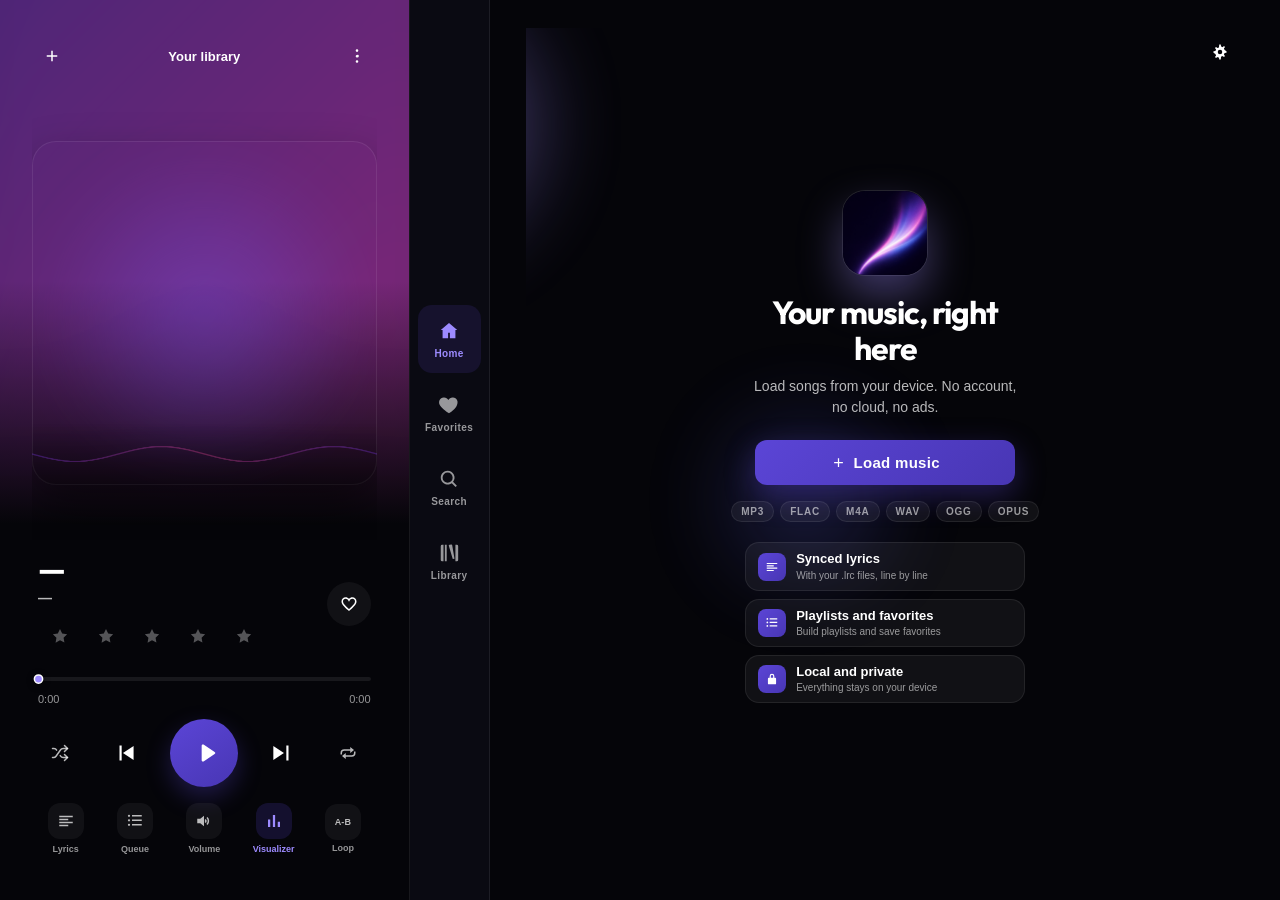
<file: assets/www/index.html>
<!DOCTYPE html>
<html lang="es" data-theme="dark">
<head>
  <meta charset="UTF-8" />
  <meta
    name="viewport"
    content="width=device-width, initial-scale=1.0, viewport-fit=cover"
  />
  <meta name="theme-color" content="#050509" />
  <meta name="apple-mobile-web-app-capable" content="yes" />
  <meta name="apple-mobile-web-app-status-bar-style" content="black-translucent" />
  <meta name="mobile-web-app-capable" content="yes" />
  <title>Aurora Music Player</title>
  <meta name="description" content="Offline-first music player with synced lyrics, playlists, equalizer and stats." />
  <meta property="og:title" content="Aurora Music Player" />
  <meta property="og:description" content="Offline-first music player with synced lyrics, playlists, equalizer and stats." />
  <link rel="icon" type="image/png" href="icon.png" />
  <link rel="apple-touch-icon" href="icon.png" />
  <link rel="stylesheet" href="css/styles.css" />
</head>
<body>
  <svg xmlns="http://www.w3.org/2000/svg" class="icon-sprite" aria-hidden="true" focusable="false">
    <symbol id="i-paper-plane" viewBox="0 0 24 24"><path fill="currentColor" d="M2.01 21 23 12 2.01 3 2 10l15 2-15 2z"/></symbol>
    <symbol id="i-play" viewBox="0 0 24 24"><path fill="currentColor" d="M8 5.2v13.6c0 .9 1 1.45 1.75.97l10.2-6.8a1.15 1.15 0 0 0 0-1.94l-10.2-6.8A1.15 1.15 0 0 0 8 5.2z"/></symbol>
    <symbol id="i-pause" viewBox="0 0 24 24"><path fill="currentColor" d="M7 5.5A1.5 1.5 0 0 1 8.5 4h1A1.5 1.5 0 0 1 11 5.5v13A1.5 1.5 0 0 1 9.5 20h-1A1.5 1.5 0 0 1 7 18.5v-13zm7 0A1.5 1.5 0 0 1 15.5 4h1A1.5 1.5 0 0 1 18 5.5v13a1.5 1.5 0 0 1-1.5 1.5h-1A1.5 1.5 0 0 1 14 18.5v-13z"/></symbol>
    <symbol id="i-plus" viewBox="0 0 24 24"><path fill="currentColor" d="M11 5h2v6h6v2h-6v6h-2v-6H5v-2h6V5z"/></symbol>
    <symbol id="i-minus" viewBox="0 0 24 24"><path fill="currentColor" d="M5 11h14v2H5z"/></symbol>
    <symbol id="i-xmark" viewBox="0 0 24 24"><path fill="currentColor" d="M6.7 5.3 12 10.6l5.3-5.3 1.4 1.4L13.4 12l5.3 5.3-1.4 1.4L12 13.4l-5.3 5.3-1.4-1.4L10.6 12 5.3 6.7z"/></symbol>
    <symbol id="i-check" viewBox="0 0 24 24"><path fill="currentColor" d="M9.2 16.2 4.8 11.8l-1.4 1.4 5.8 5.8 12-12-1.4-1.4z"/></symbol>
    <!-- Corazón outline: trazado simétrico. El anterior tenía un vértice
         metido en el lóbulo derecho que se veía como una esquina recortada
         a 18 px. Se dibuja con relleno (agujero interior) para que el
         grosor sea uniforme y no dependa del stroke. -->
    <symbol id="i-heart" viewBox="0 0 24 24"><path fill="currentColor" d="M16.5 3c-1.74 0-3.41.81-4.5 2.09C10.91 3.81 9.24 3 7.5 3 4.42 3 2 5.42 2 8.5c0 3.78 3.4 6.86 8.55 11.54L12 21.35l1.45-1.32C18.6 15.36 22 12.28 22 8.5 22 5.42 19.58 3 16.5 3zm-4.4 15.55l-.1.1-.1-.1C7.14 14.24 4 11.39 4 8.5 4 6.5 5.5 5 7.5 5c1.54 0 3.04.99 3.57 2.36L12 8.9l.93-1.54C13.46 5.99 14.96 5 16.5 5c2 0 3.5 1.5 3.5 3.5 0 2.89-3.14 5.74-7.9 10.05z"/></symbol>
    <symbol id="i-heart-solid" viewBox="0 0 24 24"><path fill="currentColor" d="M12 21s-8-4.8-10.2-9.3C.2 7.9 2.1 4.2 6.2 3.8c2.2-.2 4.1.9 5.1 2.7 1-1.8 2.9-2.9 5.1-2.7 4.1.4 6 3.9 4.4 7.9C20 16.2 12 21 12 21z"/></symbol>
    <symbol id="i-star" viewBox="0 0 24 24"><path fill="currentColor" d="M12 2.6l2.95 5.98 6.6.96-4.78 4.66 1.13 6.58L12 17.77l-5.9 3.1 1.13-6.57L2.45 9.54l6.6-.96z"/></symbol>
    <symbol id="i-house" viewBox="0 0 24 24"><path fill="currentColor" d="M12 3.2 3 11h2v9h6v-6h2v6h6v-9h2L12 3.2z"/></symbol>
    <symbol id="i-magnifying-glass" viewBox="0 0 24 24"><path fill="currentColor" d="M10.5 3a7.5 7.5 0 0 1 5.9 12.1l4.2 4.2-1.4 1.4-4.2-4.2A7.5 7.5 0 1 1 10.5 3zm0 2a5.5 5.5 0 1 0 0 11 5.5 5.5 0 0 0 0-11z"/></symbol>
    <symbol id="i-ellipsis-vertical" viewBox="0 0 24 24"><path fill="currentColor" d="M12 6.5A1.75 1.75 0 1 0 12 3a1.75 1.75 0 0 0 0 3.5zm0 7.25A1.75 1.75 0 1 0 12 10.5a1.75 1.75 0 0 0 0 3.5zM13.75 19.25A1.75 1.75 0 1 1 12 17.5a1.75 1.75 0 0 1 1.75 1.75z"/></symbol>
    <!-- Flechas cruzadas: el icono anterior era un trazado corrupto que no se
         leía como «aleatorio». Trazo (no relleno) para conservar la silueta
         estándar a 18 px; el fill:none del <g> gana al fill heredado de .ico. -->
    <symbol id="i-shuffle" viewBox="0 0 24 24"><g fill="none" stroke="currentColor" stroke-width="2" stroke-linecap="round" stroke-linejoin="round"><path d="M2 18h1.4c1.3 0 2.5-.6 3.3-1.7l6.1-8.6c.7-1.1 2-1.7 3.3-1.7H22"/><path d="M18 2l4 4-4 4"/><path d="M2 6h1.9c1.5 0 2.9.9 3.6 2.2"/><path d="M22 18h-5.9c-1.3 0-2.6-.7-3.3-1.8l-.5-.8"/><path d="M18 14l4 4-4 4"/></g></symbol>
    <symbol id="i-repeat" viewBox="0 0 24 24"><path fill="currentColor" d="M7 7h8V4l5 4-5 4V9H7a3 3 0 0 0-3 3v2H2v-2a5 5 0 0 1 5-5zm10 10H9v3l-5-4 5-4v3h8a3 3 0 0 0 3-3v-2h2v2a5 5 0 0 1-5 5z"/></symbol>
    <symbol id="i-backward-step" viewBox="0 0 24 24"><path fill="currentColor" d="M6 5h2v14H6V5zm3.2 7 9.8 6.5V5.5L9.2 12z"/></symbol>
    <symbol id="i-forward-step" viewBox="0 0 24 24"><path fill="currentColor" d="M16 5h2v14h-2V5zM4 18.5V5.5L13.8 12 4 18.5z"/></symbol>
    <symbol id="i-forward" viewBox="0 0 24 24"><path fill="currentColor" d="M4 5.8v12.4L12.5 12 4 5.8zm8.5 0v12.4L21 12l-8.5-6.2z"/></symbol>
    <symbol id="i-volume-high" viewBox="0 0 24 24"><path fill="currentColor" d="M3 9h4l5-4v14l-5-4H3V9zm11.2.2a4 4 0 0 1 0 5.6l-1.4-1.4a2 2 0 0 0 0-2.8l1.4-1.4zm2.5-2.5a7.5 7.5 0 0 1 0 10.6l-1.4-1.4a5.5 5.5 0 0 0 0-7.8l1.4-1.4z"/></symbol>
    <symbol id="i-volume-low" viewBox="0 0 24 24"><path fill="currentColor" d="M3 9h4l5-4v14l-5-4H3V9zm11.2.2a4 4 0 0 1 0 5.6l-1.4-1.4a2 2 0 0 0 0-2.8l1.4-1.4z"/></symbol>
    <symbol id="i-volume-xmark" viewBox="0 0 24 24"><path fill="currentColor" d="M3 9h4l5-4v14l-5-4H3V9zm12.5 1.1 1.4-1.4 1.8 1.8 1.8-1.8 1.4 1.4-1.8 1.8 1.8 1.8-1.4 1.4-1.8-1.8-1.8 1.8-1.4-1.4 1.8-1.8-1.8-1.8z"/></symbol>
    <symbol id="i-moon" viewBox="0 0 24 24"><path fill="currentColor" d="M13 3a9 9 0 1 0 8 11.2A7 7 0 0 1 13 3z"/></symbol>
    <symbol id="i-sliders" viewBox="0 0 24 24"><path fill="currentColor" d="M4 6h9V4H4v2zm13 0h3V4h-3V2h-2v8h2V6zM4 13h3v2H4v-2zm7 0h9v-2h-9v-2H9v8h2v-4zM4 20h13v-2H4v2zm17 0h-2v2h-2v-8h2v4h2v2z"/></symbol>
    <symbol id="i-list-ul" viewBox="0 0 24 24"><path fill="currentColor" d="M4 6.5A1.5 1.5 0 1 0 4 3.5 1.5 1.5 0 0 0 4 6.5zM8 4h13v2H8V4zm-4 8.5A1.5 1.5 0 1 0 4 9.5 1.5 1.5 0 0 0 4 12.5zM8 10h13v2H8v-2zm-4 8.5A1.5 1.5 0 1 0 4 15.5 1.5 1.5 0 0 0 4 18.5zM8 16h13v2H8v-2z"/></symbol>
    <symbol id="i-list-ol" viewBox="0 0 24 24"><path fill="currentColor" d="M3 4h2v5H3.5V7.5H3V6h.5V4H3zm5 0h13v2H8V4zm-5 8h2.2v.8H4.2v1H5.2V14H3v-1.2h1V12H3v-1h2.2v1H3zm5-1h13v2H8v-2zm-4.2 6.2c.7 0 1.2.3 1.2.8s-.5.7-1.2.7H4v1h2v1H3v-2.2c0-.7.5-1.2 1.2-1.2.4 0 .7.1.8.4h.01c0-.3-.3-.5-.8-.5-.4 0-.7.2-.8.4H3.2c.1-.8.8-1.4 1.6-1.4zM8 16h13v2H8v-2z"/></symbol>
    <symbol id="i-align-left" viewBox="0 0 24 24"><path fill="currentColor" d="M3 5h18v2H3V5zm0 4h12v2H3V9zm0 4h18v2H3v-2zm0 4h12v2H3v-2z"/></symbol>
    <symbol id="i-align-center" viewBox="0 0 24 24"><path fill="currentColor" d="M3 5h18v2H3V5zm3 4h12v2H6V9zm-3 4h18v2H3v-2zm3 4h12v2H6v-2z"/></symbol>
    <symbol id="i-gear" viewBox="0 0 24 24"><path fill="currentColor" d="M11 2h2l.4 2.6a7.5 7.5 0 0 1 2.1.9L17.3 4l1.4 1.4-1.5 1.8a7.5 7.5 0 0 1 .9 2.1L20.7 11v2l-2.6.4a7.5 7.5 0 0 1-.9 2.1l1.5 1.8-1.4 1.4-1.8-1.5a7.5 7.5 0 0 1-2.1.9L13 22h-2l-.4-2.6a7.5 7.5 0 0 1-2.1-.9L6.7 20 5.3 18.6l1.5-1.8a7.5 7.5 0 0 1-.9-2.1L3.3 13v-2l2.6-.4a7.5 7.5 0 0 1 .9-2.1L5.3 6.7 6.7 5.3l1.8 1.5a7.5 7.5 0 0 1 2.1-.9L11 2zm1 7a3 3 0 1 0 0 6 3 3 0 0 0 0-6z"/></symbol>
    <symbol id="i-palette" viewBox="0 0 24 24"><path fill="currentColor" d="M12 3a9 9 0 0 0-1.2 17.9c.7.1 1.2-.5 1.2-1.1 0-.4.1-.8.4-1.1.3-.3.7-.4 1.1-.3 2.3.4 4.5-1.4 4.5-4.4A9 9 0 0 0 12 3zM7.5 11A1.5 1.5 0 1 1 7.5 8a1.5 1.5 0 0 1 0 3zm3-3A1.5 1.5 0 1 1 10.5 5a1.5 1.5 0 0 1 0 3zm5 0A1.5 1.5 0 1 1 15.5 5a1.5 1.5 0 0 1 0 3zm2 4A1.5 1.5 0 1 1 17.5 9a1.5 1.5 0 0 1 0 3z"/></symbol>
    <symbol id="i-language" viewBox="0 0 24 24"><path fill="currentColor" d="M12 2a10 10 0 1 0 0 20 10 10 0 0 0 0-20zm7.4 9h-3.1a15 15 0 0 0-1.4-5.3A8 8 0 0 1 19.4 11zM12 4c.8 1.4 1.6 3.4 2 7H10c.4-3.6 1.2-5.6 2-7zM4.6 13h3.1a15 15 0 0 0 1.4 5.3A8 8 0 0 1 4.6 13zM7.7 11H4.6A8 8 0 0 1 9.1 5.7 15 15 0 0 0 7.7 11zM12 20c-.8-1.4-1.6-3.4-2-7h4c-.4 3.6-1.2 5.6-2 7zm2.9-1.7A15 15 0 0 0 16.3 13h3.1a8 8 0 0 1-4.5 5.3z"/></symbol>
    <symbol id="i-keyboard" viewBox="0 0 24 24"><path fill="currentColor" d="M2 6.5A2.5 2.5 0 0 1 4.5 4h15A2.5 2.5 0 0 1 22 6.5v11A2.5 2.5 0 0 1 19.5 20h-15A2.5 2.5 0 0 1 2 17.5v-11zM5 8v2h2V8H5zm3 0v2h2V8H8zm3 0v2h2V8h-2zm3 0v2h2V8h-2zm3 0v2h2V8h-2zM5 11v2h2v-2H5zm3 0v2h8v-2H8zm9 0v2h2v-2h-2zM5 14v2h14v-2H5z"/></symbol>
    <symbol id="i-tags" viewBox="0 0 24 24"><path fill="currentColor" d="M3 5.5A2.5 2.5 0 0 1 5.5 3H11l10 10-8.5 8.5L3 11.5V5.5zM8 8.5A1.5 1.5 0 1 0 8 5.5 1.5 1.5 0 0 0 8 8.5z"/></symbol>
    <!-- «Vaciar»: lista con una ×. La escoba anterior a 13–16 px se leía
         como una mancha inclinada; este trazo se entiende sin ambigüedad
         en Vaciar cola/lista y en «Liberar espacio». -->
    <symbol id="i-clear-list" viewBox="0 0 24 24"><g fill="none" stroke="currentColor" stroke-width="2" stroke-linecap="round"><path d="M3.5 6h11M3.5 12h11M3.5 18h6"/><path d="m15.8 15.8 4.7 4.7m0-4.7-4.7 4.7"/></g></symbol>
    <symbol id="i-file-import" viewBox="0 0 24 24"><path fill="currentColor" d="M6 2h7l5 5v6h-2V8h-5V3H6v18h6v2H6a2 2 0 0 1-2-2V4a2 2 0 0 1 2-2zm15 15-5-4v3h-5v2h5v3l5-4z"/></symbol>
    <symbol id="i-file-arrow-up" viewBox="0 0 24 24"><path fill="currentColor" d="M6 2h7l5 5v15H6a2 2 0 0 1-2-2V4a2 2 0 0 1 2-2zm7 1.5V8h4.5L13 3.5zM11 11v6h2v-6h2.5L12 7.5 8.5 11H11z"/></symbol>
    <symbol id="i-trash-can" viewBox="0 0 24 24"><path fill="currentColor" d="M9 3h6l1 2h4v2H4V5h4l1-2zm1 6h2v10h-2V9zm4 0h2v10h-2V9zM6 9h2v11a2 2 0 0 0 2 2h6a2 2 0 0 0 2-2V9h2v11a4 4 0 0 1-4 4H10a4 4 0 0 1-4-4V9z"/></symbol>
    <symbol id="i-pen" viewBox="0 0 24 24"><path fill="currentColor" d="M3 17.2 16.6 3.6l3.8 3.8L6.8 21H3v-3.8zM18.2 2.2l1.6 1.6 1.4-1.4L19.6.8 18.2 2.2z"/></symbol>
    <symbol id="i-user" viewBox="0 0 24 24"><path fill="currentColor" d="M12 12a4.5 4.5 0 1 0-4.5-4.5A4.5 4.5 0 0 0 12 12zm0 2c-4.4 0-8 2.2-8 5v3h16v-3c0-2.8-3.6-5-8-5z"/></symbol>
    <symbol id="i-compact-disc" viewBox="0 0 24 24"><path fill="currentColor" d="M12 2a10 10 0 1 0 0 20 10 10 0 0 0 0-20zm0 8.5A1.5 1.5 0 1 1 12 13a1.5 1.5 0 0 1 0-3zM12 4a8 8 0 0 1 7.5 5.4l-1.9.6A6 6 0 0 0 12 6V4z"/></symbol>
    <symbol id="i-music" viewBox="0 0 24 24"><path fill="currentColor" d="M9 4v11.2A3.5 3.5 0 1 0 11 18V8h8V4H9zm0 13.5A1.5 1.5 0 1 1 7.5 16 1.5 1.5 0 0 1 9 17.5z"/></symbol>
    <symbol id="i-cloud-arrow-up" viewBox="0 0 24 24"><path fill="currentColor" d="M7 18a5 5 0 0 1-.2-10 7 7 0 0 1 13.6 1.7A4.5 4.5 0 0 1 20 18h-7v-4.5l2.2 2.2 1.4-1.4L12 9.7 7.4 14.3l1.4 1.4L11 13.5V18H7z"/></symbol>
    <symbol id="i-chart-simple" viewBox="0 0 24 24"><path fill="currentColor" d="M4 20V10h3v10H4zm6.5 0V4h3v16h-3zM17 20v-7h3v7h-3z"/></symbol>
    <symbol id="i-clock-rotate-left" viewBox="0 0 24 24"><path fill="currentColor" d="M12 4a8 8 0 1 1-7.5 5.2L6.9 10 3 11.2 4.2 7.4l1.6 1.2A6 6 0 1 0 12 6V4zm-1 4h2v4.2l3 1.8-.9 1.5L11 12.4V8z"/></symbol>
    <symbol id="i-rotate-left" viewBox="0 0 24 24"><path fill="currentColor" d="M12 4a8 8 0 1 1-7.5 5.2L6.9 10 3 11.2 4.2 7.4l1.6 1.2A6 6 0 1 0 12 6V4z"/></symbol>
    <symbol id="i-arrow-up-right-from-square" viewBox="0 0 24 24"><path fill="currentColor" d="M13 3h8v8h-2V6.4l-9.3 9.3-1.4-1.4L17.6 5H13V3zM5 5h6v2H5v12h12v-6h2v6a2 2 0 0 1-2 2H5a2 2 0 0 1-2-2V7a2 2 0 0 1 2-2z"/></symbol>
    <symbol id="i-chevron-down" viewBox="0 0 24 24"><path fill="currentColor" d="m12 15.4 7-7-1.4-1.4L12 12.6 6.4 7 5 8.4z"/></symbol>
    <symbol id="i-chevron-right" viewBox="0 0 24 24"><path fill="currentColor" d="m15.4 12-7 7-1.4-1.4L12.6 12 7 6.4 8.4 5z"/></symbol>
    <symbol id="i-expand" viewBox="0 0 24 24"><path fill="currentColor" d="M4 4h6v2H6v4H4V4zm10 0h6v6h-2V6h-4V4zM4 14h2v4h4v2H4v-6zm14 0h2v6h-6v-2h4v-4z"/></symbol>
    <symbol id="i-image" viewBox="0 0 24 24"><path fill="currentColor" d="M21 19V5c0-1.1-.9-2-2-2H5c-1.1 0-2 .9-2 2v14c0 1.1.9 2 2 2h14c1.1 0 2-.9 2-2zM8.5 13.5l2.5 3.01L14.5 12l4.5 6H5l3.5-4.5z"/></symbol>
    <!-- Icono propio de Biblioteca: tres libros en un estante. Antes la
         pestaña usaba #i-grip (un asa de arrastre) y parecía un control
         para reordenar, no una sección de la app. -->
    <symbol id="i-library" viewBox="0 0 24 24"><path fill="currentColor" d="M3 4.5A1.5 1.5 0 0 1 4.5 3H6v18H4.5A1.5 1.5 0 0 1 3 19.5v-15zm4.5-1.5h2v18h-2V3zm4.2.9a1 1 0 0 1 .9-.8l1.8-.3a1 1 0 0 1 1.1.8L18 18.3l-1.9.3L11.7 3.9zM19 3h1.5A1.5 1.5 0 0 1 22 4.5v15a1.5 1.5 0 0 1-1.5 1.5H19V3z"/></symbol>
    <symbol id="i-grip-vertical" viewBox="0 0 24 24"><path fill="currentColor" d="M9 7.5A1.5 1.5 0 1 1 9 4.5 1.5 1.5 0 0 1 9 7.5zm6 0A1.5 1.5 0 1 1 15 4.5 1.5 1.5 0 0 1 15 7.5zM9 13.5A1.5 1.5 0 1 1 9 10.5 1.5 1.5 0 0 1 9 13.5zm6 0A1.5 1.5 0 1 1 15 10.5 1.5 1.5 0 0 1 15 13.5zM9 19.5A1.5 1.5 0 1 1 9 16.5 1.5 1.5 0 0 1 9 19.5zm6 0A1.5 1.5 0 1 1 15 16.5 1.5 1.5 0 0 1 15 19.5z"/></symbol>
    <symbol id="i-lock" viewBox="0 0 24 24"><path fill="currentColor" d="M8 10V7a4 4 0 1 1 8 0v3h1.5A1.5 1.5 0 0 1 19 11.5v8A1.5 1.5 0 0 1 17.5 21h-11A1.5 1.5 0 0 1 5 19.5v-8A1.5 1.5 0 0 1 6.5 10H8zm2 0h4V7a2 2 0 1 0-4 0v3z"/></symbol>
    <symbol id="i-triangle-exclamation" viewBox="0 0 24 24"><path fill="currentColor" d="M12 3 1.8 21h20.4L12 3zm0 6.5 1 6h-2l1-6zm0 9.2a1.2 1.2 0 1 0 0-2.4 1.2 1.2 0 0 0 0 2.4z"/></symbol>
  </svg>

  <!-- Contenedor tipo marco de móvil para mostrar en escritorio -->
  <div class="device-frame">
    <div class="device-screen" id="deviceScreen" role="main" aria-label="Aurora Music Player">

      <!-- ============== PANTALLA: REPRODUCTOR ============== -->
      <section class="view view-player" id="viewPlayer" data-view="player" data-i18n-aria="view_player" aria-label="Reproductor">

        <!-- Fondo dinámico con los colores de la portada -->
        <div class="bg-blur">
          <div class="bg-gradient" id="bgGradient"></div>
        </div>

        <!-- Barra superior -->
        <header class="top-bar">
          <!-- Cargar música: botón sobrio de 40 px. Antes era el disco
               de acento (icon-add), que competía con la portada y se
               confundía con un «volver» por su posición. -->
          <button class="icon-btn" id="btnLoadMusic" data-i18n-aria="load_music" aria-label="Cargar música">
            <svg class="ico" aria-hidden="true"><use href="#i-plus"></use></svg>
          </button>
          <div class="top-bar-title">
            <!-- Una sola línea: «Reproduciendo de <contexto>». Antes había
                 un «REPRODUCIENDO AHORA» encima y «Reproduciendo desde · X»
                 debajo: «reproduciendo» dos veces sonaba redundante. -->
            <span class="now-playing-context" id="nowPlayingContext" data-i18n="your_library">Tu biblioteca</span>
          </div>
          <button class="icon-btn" id="btnMore" data-i18n-aria="more_options" aria-label="Más opciones">
            <svg class="ico" aria-hidden="true"><use href="#i-ellipsis-vertical"></use></svg>
          </button>
        </header>

        <!-- Portada del álbum -->
        <section class="cover-section">
          <div class="cover-glow" aria-hidden="true"></div>
          <div class="cover-art" id="coverArt" role="button" tabindex="0" aria-pressed="false" data-i18n-aria="cover_fullscreen" aria-label="Ver portada a pantalla completa">
            <canvas id="coverCanvasBack" class="cover-canvas-back" width="600" height="600" aria-hidden="true"></canvas>
            <canvas id="coverCanvas" width="720" height="720" aria-hidden="true"></canvas>
            <!-- Sin modo vinilo (disco decorativo tras
 la portada) con su ajuste; la portada, limpia. -->
            <!--  el visualizador vive SUPERPUESTO sobre la
 parte baja de la portada, fuera del flujo. Antes
 ocupaba 64 px de la columna y la portada, único
 elemento flexible, encogía al activarlo. -->
            <section class="visualizer-section" id="visualizerSection">
              <canvas id="visualizerCanvas" width="600" height="120" aria-hidden="true"></canvas>
            </section>
            <!-- (idea 3): en el modo inmersivo, título y artista
 flotan sobre la portada y se desvanecen a los pocos
 segundos; reaparecen al cambiar de canción o con el
 gesto de volumen. Decorativo: el nombre accesible
 sigue vivo en la vista normal. -->
            <div class="cover-fs-meta" id="coverFsMeta" aria-hidden="true">
              <div class="cover-fs-title" id="coverFsTitle"></div>
              <div class="cover-fs-artist" id="coverFsArtist"></div>
            </div>
            <!-- Sin iconos de entrar/salir del modo inmersivo
 (hubo insignia en, esquinera en): la
 funcionalidad se descubre por el propio toque. -->
            <!--  role="status" para que el «Cargando…» se anuncie -->
            <div class="cover-buffering" id="coverBuffering" role="status" hidden>
              <div class="spin-loader" aria-hidden="true"></div>
              <span data-i18n="np_loading">Cargando…</span>
            </div>
          </div>
        </section>

        <!-- Info de la pista -->
        <section class="track-info">
          <div class="track-text">
            <h1 class="track-title" id="trackTitle"><span class="marquee-inner">—</span></h1>
            <p class="track-artist" id="trackArtist"><span class="marquee-inner">—</span></p>
            <p class="track-album" id="trackAlbum"></p>
            <div class="rating-stars np-rating" id="npRatingStars" role="radiogroup" data-i18n-aria="rating_label" aria-label="Valoración">
              <button class="rate-star" type="button" role="radio" aria-checked="false" data-value="1" aria-label="1 ★"><svg class="ico" aria-hidden="true"><use href="#i-star"></use></svg></button>
              <button class="rate-star" type="button" role="radio" aria-checked="false" data-value="2" aria-label="2 ★"><svg class="ico" aria-hidden="true"><use href="#i-star"></use></svg></button>
              <button class="rate-star" type="button" role="radio" aria-checked="false" data-value="3" aria-label="3 ★"><svg class="ico" aria-hidden="true"><use href="#i-star"></use></svg></button>
              <button class="rate-star" type="button" role="radio" aria-checked="false" data-value="4" aria-label="4 ★"><svg class="ico" aria-hidden="true"><use href="#i-star"></use></svg></button>
              <button class="rate-star" type="button" role="radio" aria-checked="false" data-value="5" aria-label="5 ★"><svg class="ico" aria-hidden="true"><use href="#i-star"></use></svg></button>
            </div>
          </div>
          <button class="icon-btn like-btn" id="btnLike" data-i18n-aria="favorite" aria-label="Favorito" aria-pressed="false">
            <svg class="ico" aria-hidden="true"><use href="#i-heart"></use></svg>
          </button>
        </section>

        <!-- Barra de progreso -->
        <section class="progress-section">
          <div class="progress-track" id="progressTrack" role="slider" tabindex="0" aria-valuemin="0" aria-valuemax="100" aria-valuenow="0" data-i18n-aria="progress" aria-label="Progreso">
            <div class="progress-buffer" id="progressBuffer"></div>
            <div class="progress-fill" id="progressFill">
              <div class="progress-thumb"></div>
            </div>
            <!-- Rango del bucle A-B; lo pinta
                 updateABRepeatUI (audio.js). -->
            <div class="progress-ab-range" id="progressAbRange" hidden></div>
          </div>
          <div class="time-row">
            <span class="time-current" id="timeCurrent">0:00</span>
            <span class="time-total" id="timeTotal">0:00</span>
          </div>
        </section>

        <!-- Volumen compacto (gesto / long-press) -->
        <div class="np-volume" id="npVolume" hidden>
          <svg class="ico" id="npVolIcon" aria-hidden="true"><use href="#i-volume-high"></use></svg>
          <input type="range" min="0" max="100" value="100" id="volumeSliderNp" class="slider" data-i18n-aria="volume" aria-label="Volumen" />
          <span class="np-volume-val" id="volumeValueNp">100%</span>
        </div>

        <!-- Controles principales -->
        <section class="controls-main">
          <button class="ctrl-btn ctrl-shuffle" id="btnShuffle" data-i18n-aria="shuffle" aria-label="Aleatorio" aria-pressed="false">
            <svg class="ico" aria-hidden="true"><use href="#i-shuffle"></use></svg>
          </button>
          <button class="ctrl-btn ctrl-prev" id="btnPrev" data-i18n-aria="previous" aria-label="Anterior">
            <svg class="ico" aria-hidden="true"><use href="#i-backward-step"></use></svg>
          </button>
          <button class="ctrl-btn ctrl-play" id="btnPlay" data-i18n-aria="play" aria-label="Reproducir">
            <svg class="ico icon-play" aria-hidden="true"><use href="#i-play"></use></svg>
            <svg class="ico icon-pause" style="display:none" aria-hidden="true"><use href="#i-pause"></use></svg>
          </button>
          <button class="ctrl-btn ctrl-next" id="btnNext" data-i18n-aria="next" aria-label="Siguiente">
            <svg class="ico" aria-hidden="true"><use href="#i-forward-step"></use></svg>
          </button>
          <button class="ctrl-btn ctrl-repeat" id="btnRepeat" data-i18n-aria="repeat" aria-label="Repetir" aria-pressed="false">
            <svg class="ico" aria-hidden="true"><use href="#i-repeat"></use></svg>
          </button>
        </section>

        <!-- Controles secundarios -->
        <section class="controls-secondary">
          <button class="sec-btn" id="btnLyrics" data-i18n-aria="lyrics" aria-label="Letras">
            <svg class="ico" aria-hidden="true"><use href="#i-align-left"></use></svg>
            <span class="sec-label" data-i18n="lyrics">Letras</span>
          </button>
          <button class="sec-btn" id="btnQueue" data-i18n-aria="queue" aria-label="Cola">
            <svg class="ico" aria-hidden="true"><use href="#i-list-ul"></use></svg>
            <span class="sec-label" data-i18n="queue">Cola</span>
          </button>
          <button class="sec-btn" id="btnVolume" data-i18n-aria="volume" aria-label="Volumen">
            <svg class="ico" aria-hidden="true"><use href="#i-volume-high"></use></svg>
            <span class="sec-label" data-i18n="volume">Volumen</span>
          </button>
          <button class="sec-btn" id="btnVisualizer" data-i18n-aria="visualizer" aria-label="Visualizador" aria-pressed="false">
            <svg class="ico" aria-hidden="true"><use href="#i-chart-simple"></use></svg>
            <span class="sec-label" data-i18n="visualizer">Visualizador</span>
          </button>
          <button class="sec-btn ab-btn" id="btnABRepeat" type="button" data-i18n-aria="ab_repeat" data-i18n-title="ab_repeat" aria-label="Bucle A-B" aria-pressed="false">
            <!-- Distintivo «A-B» del tamaño de los .ico y
                 etiqueta debajo, como pide la fila. -->
            <span class="ab-badge">A-B</span>
            <span class="sec-label" data-i18n="ab_label">Bucle</span>
          </button>
        </section>

      </section>

      <!-- ============== PANTALLA: INICIO ============== -->
      <section class="view view-home active" id="viewHome" data-view="home" data-i18n-aria="nav_home" aria-label="Inicio">
        <header class="home-header">
          <div>
            <p class="home-kicker-static" data-i18n="app_title">Aurora</p>
            <h1 data-i18n="nav_home">Inicio</h1>
          </div>
          <div class="home-header-actions">
            <!-- Opciones (sheetMore) también desde Inicio, y Ajustes
 vive DENTRO de ese menú, igual que en el reproductor:
 nada de rueda separada en la cabecera. La rueda
 suelta existió porque a Ajustes solo se llegaba desde
 el reproductor; desde que Inicio tiene su ⋮,
 aquel acceso quedó duplicado. Y sigue alcanzable sin
 pista cargada: el ⋮ está en Inicio desde el minuto 0. -->
            <button class="icon-btn" id="btnHomeMore" data-i18n-aria="more_options" aria-label="Más opciones">
              <svg class="ico" aria-hidden="true"><use href="#i-ellipsis-vertical"></use></svg>
            </button>
            <button class="icon-btn icon-add" id="btnHomeAdd" data-i18n-aria="load_music" aria-label="Cargar música">
              <svg class="ico" aria-hidden="true"><use href="#i-plus"></use></svg>
            </button>
          </div>
        </header>
        <div class="home-scroll" id="homeContent"></div>
      </section>

      <!-- ============== PANTALLA: LETRAS LRC ============== -->
      <section class="view view-lyrics" id="viewLyrics" data-view="lyrics">
        <div class="bg-blur lyrics-bg">
          <div class="bg-gradient"></div>
        </div>

        <header class="top-bar lyrics-top-bar">
          <button class="icon-btn" id="btnBackFromLyrics" data-i18n-aria="back_btn" aria-label="Volver">
            <svg class="ico" aria-hidden="true"><use href="#i-chevron-down"></use></svg>
          </button>
          <div class="top-bar-title">
            <!-- Solo la etiqueta de la vista: título y artista ya van en
                 la mini-cabecera de debajo. Antes se duplicaban aquí. -->
            <span class="now-playing-label" data-i18n="synced_lyrics">LETRA SINCRONIZADA</span>
          </div>
          <button class="icon-btn" id="btnLyricsMore" data-i18n-aria="more_options" aria-label="Más opciones">
            <svg class="ico" aria-hidden="true"><use href="#i-ellipsis-vertical"></use></svg>
          </button>
        </header>

        <!-- Barra de herramientas de letras: una sola fila desplazable
             con los ajustes agrupados en pastillas (tamaño, desfase y
             velocidad) y las acciones al final. Antes los 11 controles
             sueltos saltaban a dos filas y quedaban iconos huérfanos
             flotando sobre la letra. -->
        <div class="lyrics-toolbar">
          <!-- Tamaño de letra: A− y A+ con la «A» a distinto tamaño. -->
          <div class="lt-cluster" role="group" data-i18n-aria="lrc_font_size" aria-label="Tamaño de letra">
            <button class="lt-btn lt-font" id="btnLrcFontDec" data-i18n-aria="lrc_font_dec" data-i18n-title="lrc_font_dec" aria-label="Reducir letra" title="Reducir letra">
              <span class="lt-a lt-a-sm" aria-hidden="true">A</span><span class="lt-sign" aria-hidden="true">−</span>
            </button>
            <button class="lt-btn lt-font" id="btnLrcFontInc" data-i18n-aria="lrc_font_inc" data-i18n-title="lrc_font_inc" aria-label="Aumentar letra" title="Aumentar letra">
              <span class="lt-a lt-a-lg" aria-hidden="true">A</span><span class="lt-sign" aria-hidden="true">+</span>
            </button>
          </div>
          <!-- El ajuste fino (desfase, velocidad, bucle,
               restablecer) va SIEMPRE visible tras la barra: todas
               las opciones una detrás de otra. -->
          <div class="lyrics-fine" id="lrcFineTools">
          <!-- Desfase de la letra: − y + con etiqueta y valor en medio. -->
          <div class="lt-group" role="group" data-i18n-aria="lrc_offset_group" aria-label="Desfase de la letra">
            <span class="lt-group-label" data-i18n="lrc_offset_short">Desfase</span>
            <button class="lt-btn" id="btnLrcOffsetMinus" data-i18n-aria="lrc_offset_minus_aria" data-i18n-title="lrc_offset_minus_aria" aria-label="Retrasar la letra 0.5 s" title="Retrasar 0.5 s"><svg class="ico" aria-hidden="true"><use href="#i-minus"></use></svg></button>
            <output class="lt-offset-value" id="lrcOffsetValue" aria-live="polite">0.0s</output>
            <button class="lt-btn" id="btnLrcOffsetPlus" data-i18n-aria="lrc_offset_plus_aria" data-i18n-title="lrc_offset_plus_aria" aria-label="Adelantar la letra 0.5 s" title="Adelantar 0.5 s"><svg class="ico" aria-hidden="true"><use href="#i-plus"></use></svg></button>
          </div>
          <!-- Velocidad de reproducción: vivía junto a la portada y
               apretaba el título; es un ajuste y va con los demás. -->
          <div class="lt-cluster lyrics-speed" role="group" data-i18n-aria="lrc_speed" aria-label="Velocidad">
            <button class="lt-btn" id="btnLrcSpeedDown" type="button" data-i18n-aria="lrc_speed_down" aria-label="Bajar velocidad"><svg class="ico" aria-hidden="true"><use href="#i-minus"></use></svg></button>
            <span id="lrcSpeedLabel">1.0×</span>
            <button class="lt-btn" id="btnLrcSpeedUp" type="button" data-i18n-aria="lrc_speed_up" aria-label="Subir velocidad"><svg class="ico" aria-hidden="true"><use href="#i-plus"></use></svg></button>
          </div>
          <div class="lt-cluster">
            <button class="lt-btn" id="btnLrcLoop" data-i18n-aria="lrc_loop_section" data-i18n-title="lrc_loop_section" aria-label="Repetir sección" title="Repetir sección"><svg class="ico" aria-hidden="true"><use href="#i-repeat"></use></svg></button>
            <!-- Restablecer TODA la letra (no solo el desfase). -->
            <button class="lt-btn lt-reset" id="btnLrcOffsetReset" data-i18n-aria="lrc_reset_all" data-i18n-title="lrc_reset_all" aria-label="Restablecer letra" title="Restablecer letra"><svg class="ico" aria-hidden="true"><use href="#i-rotate-left"></use></svg></button>
          </div>
          </div>
          <div class="lt-cluster lt-actions">
            <button class="lt-btn" id="btnLrcFullscreen" data-i18n-title="lrc_fullscreen" data-i18n-aria="lrc_fullscreen" title="Pantalla completa" aria-label="Pantalla completa"><svg class="ico" aria-hidden="true"><use href="#i-expand"></use></svg></button>
            <button class="lt-btn" id="btnLrcLoadFile" data-i18n-title="lrc_load_file" data-i18n-aria="lrc_load_file" title="Cargar .lrc" aria-label="Cargar .lrc"><svg class="ico" aria-hidden="true"><use href="#i-file-arrow-up"></use></svg></button>
            <button class="lt-btn" id="btnLrcEdit" data-i18n-title="lrc_edit" data-i18n-aria="lrc_edit" title="Editar" aria-label="Editar letra"><svg class="ico" aria-hidden="true"><use href="#i-pen"></use></svg></button>
            <button class="lt-btn" id="btnLrcShare" data-i18n-title="lrc_share_tooltip" data-i18n-aria="lrc_share_tooltip" title="Compartir letra" aria-label="Compartir letra"><svg class="ico" aria-hidden="true"><use href="#i-paper-plane"></use></svg></button>
          </div>
        </div>

        <!-- Botón salir de pantalla completa -->
        <button class="icon-btn lyrics-exit-fs" id="btnLrcExitFs" data-i18n-aria="exit_fs" aria-label="Salir de pantalla completa"><svg class="ico" aria-hidden="true"><use href="#i-xmark"></use></svg></button>

        <!-- Mini portada + info -->
        <section class="lyrics-mini">
          <div class="mini-cover" id="miniCover">
            <canvas id="miniCoverCanvas" width="120" height="120" aria-hidden="true"></canvas>
          </div>
          <div class="mini-info">
            <h2 id="miniTitle">—</h2>
            <p id="miniArtist">—</p>
          </div>
        </section>

        <!-- Letra scroll sincronizado -->
        <section class="lyrics-scroll" id="lyricsScroll">
          <div class="lyrics-content" id="lyricsContent">
            <!-- Las líneas se inyectan dinámicamente -->
          </div>
          <div class="lrc-empty" id="lrcEmpty" hidden>
            <div class="lrc-empty-icon" aria-hidden="true"><svg class="ico" aria-hidden="true"><use href="#i-align-center"></use></svg></div>
            <h4 id="lrcEmptyTitle" data-i18n="lrc_empty_title">Sin letra</h4>
            <p id="lrcEmptyHint" data-i18n="lrc_empty_hint">Carga un archivo .lrc o pega la letra para sincronizarla.</p>
            <div class="lrc-empty-actions">
              <button type="button" class="primary-btn" id="btnLrcEmptyLoad">
                <svg class="ico" aria-hidden="true"><use href="#i-file-import"></use></svg>
                <span data-i18n="lrc_load_cta">Cargar .lrc</span>
              </button>
              <button type="button" class="primary-btn ghost" id="btnLrcEmptyEdit">
                <svg class="ico" aria-hidden="true"><use href="#i-pen"></use></svg>
                <span data-i18n="lrc_paste_cta">Pegar o editar</span>
              </button>
            </div>
          </div>
        </section>

        <!-- Indicador de loop activo -->
        <div class="lyrics-loop-indicator" id="lyricsLoopIndicator" style="display:none">
          <svg class="ico" aria-hidden="true"><use href="#i-repeat"></use></svg>
          <span id="lyricsLoopText">Loop activo</span>
          <button class="lt-btn" id="btnLrcLoopClear" data-i18n-aria="lrc_loop_clear" data-i18n-title="lrc_loop_clear" aria-label="Quitar loop" title="Quitar loop"><svg class="ico" aria-hidden="true"><use href="#i-xmark"></use></svg></button>
        </div>

        <!-- Controles: barra atracada al borde inferior (ya no flota
             sobre la letra) con una línea de progreso fina. -->
        <section class="lyrics-controls">
          <div class="lyrics-progress" aria-hidden="true">
            <span class="lyrics-time" id="lyricsTimeCurrent">0:00</span>
            <div class="lyrics-progress-track"><div class="lyrics-progress-fill" id="lyricsProgressFill"></div></div>
            <span class="lyrics-time" id="lyricsTimeTotal">0:00</span>
          </div>
          <div class="lyrics-control-row">
            <button class="ctrl-btn ctrl-prev" id="btnPrevLyrics" data-i18n-aria="previous" aria-label="Anterior">
              <svg class="ico" aria-hidden="true"><use href="#i-backward-step"></use></svg>
            </button>
            <button class="ctrl-btn ctrl-play ctrl-play-sm" id="btnPlayLyrics" data-i18n-aria="play" aria-label="Reproducir">
              <svg class="ico icon-play" aria-hidden="true"><use href="#i-play"></use></svg>
              <svg class="ico icon-pause" style="display:none" aria-hidden="true"><use href="#i-pause"></use></svg>
            </button>
            <button class="ctrl-btn ctrl-next" id="btnNextLyrics" data-i18n-aria="next" aria-label="Siguiente">
              <svg class="ico" aria-hidden="true"><use href="#i-forward-step"></use></svg>
            </button>
          </div>
        </section>
      </section>

      <!-- ============== HOJAS MODALES ============== -->
      <!-- Cola de reproducción -->
      <div class="sheet" id="sheetQueue">
        <div class="sheet-backdrop" data-close-sheet="sheetQueue"></div>
        <div class="sheet-panel">
          <div class="sheet-handle"></div>
          <header class="sheet-header" role="presentation">
            <button class="icon-btn-sm" data-close-sheet="sheetQueue" data-i18n-aria="close_btn" aria-label="Cerrar"><svg class="ico" aria-hidden="true"><use href="#i-xmark"></use></svg></button>
            <h3 data-i18n="queue_title">Cola de reproducción</h3>
            <span class="sheet-header-spacer" aria-hidden="true"></span>
          </header>
          <div class="sheet-body">
            <p class="sheet-subtitle" id="queueContextLabel"></p>
            <button class="primary-btn ghost compact" id="btnSaveQueueAsPlaylist" type="button">
              <svg class="ico" aria-hidden="true"><use href="#i-plus"></use></svg>
              <span data-i18n="save_queue_btn">Guardar cola como lista</span>
            </button>
            <button class="primary-btn ghost compact" id="btnClearQueue" type="button">
              <svg class="ico" aria-hidden="true"><use href="#i-clear-list"></use></svg>
              <span data-i18n="clear_btn">Vaciar</span>
            </button>
            <ul class="queue-list" id="queueList"></ul>
          </div>
        </div>
      </div>

      <!-- Crear playlist / Añadir a playlist existente -->
      <div class="sheet" id="sheetCreatePlaylist">
        <div class="sheet-backdrop" data-close-sheet="sheetCreatePlaylist"></div>
        <div class="sheet-panel">
          <div class="sheet-handle"></div>
          <header class="sheet-header" role="presentation">
            <button class="icon-btn-sm" data-close-sheet="sheetCreatePlaylist" data-i18n-aria="close_btn" aria-label="Cerrar"><svg class="ico" aria-hidden="true"><use href="#i-xmark"></use></svg></button>
            <h3 id="createPlaylistTitle" data-i18n="create_playlist_title">Nueva lista</h3>
            <span class="sheet-header-spacer" aria-hidden="true"></span>
          </header>
          <div class="sheet-body">
            <div>
              <label class="field">
                <span data-i18n="name_label">Nombre</span>
                <input type="text" id="playlistName" data-i18n-ph="my_new_playlist" placeholder="Mi nueva lista" maxlength="40" />
              </label>
              <label class="field">
                <span data-i18n="description_label">Descripción</span>
                <input type="text" id="playlistDesc" data-i18n-ph="optional" placeholder="Opcional" maxlength="80" />
              </label>
            </div>
            <!--  sin selector de pistas al crear — la lista
 nace vacía y se rellena desde su vista de edición. -->
            <button class="primary-btn" id="btnSavePlaylist" data-i18n="save_playlist">Guardar lista</button>
          </div>
        </div>
      </div>

      <!-- Editar playlist existente -->
      <div class="sheet sheet-full" id="sheetEditPlaylist">
        <div class="sheet-backdrop" data-close-sheet="sheetEditPlaylist"></div>
        <div class="sheet-panel">
          <div class="sheet-handle"></div>
          <header class="sheet-header" role="presentation">
            <button class="icon-btn-sm" data-close-sheet="sheetEditPlaylist" data-i18n-aria="close_btn" aria-label="Cerrar"><svg class="ico" aria-hidden="true"><use href="#i-xmark"></use></svg></button>
            <h3 id="editPlaylistTitle" data-i18n="edit_playlist_title">Editar lista</h3>
            <span class="sheet-header-spacer" aria-hidden="true"></span>
          </header>
          <div class="sheet-body">
            <!-- Cabecera tipo «hero»: la portada y el botón de reproducir
                 son lo único que compite por la atención. Antes había seis
                 tarjetas del mismo peso (dos de ellas rojas), que se veían
                 como un muro de botones. -->
            <div class="edit-pl-header">
              <div class="edit-pl-cover" id="editPlaylistCover"><svg class="ico" aria-hidden="true"><use href="#i-music"></use></svg></div>
              <div class="edit-pl-info">
                <h4 id="editPlaylistName">—</h4>
                <p id="editPlaylistMeta">—</p>
              </div>
              <button class="pl-hero-play" id="btnPlayPlaylistNow" type="button"
                      data-i18n-aria="play_all_btn" aria-label="Reproducir todo">
                <svg class="ico" aria-hidden="true"><use href="#i-play"></use></svg>
              </button>
            </div>
            <!-- Acciones secundarias en una sola línea desplazable,
                 como la barra de Letras: subir, renombrar, compartir,
                 vaciar y eliminar sin saltar a dos filas. Lo que no
                 cabe se alcanza deslizando la fila. -->
            <div class="edit-pl-actions">
              <button class="pl-action-btn" id="btnUploadToPlaylist" type="button">
                <svg class="ico" aria-hidden="true"><use href="#i-cloud-arrow-up"></use></svg>
                <span data-i18n="upload_to_playlist_btn">Subir canciones</span>
              </button>
              <button class="pl-action-btn" id="btnAddTracksToPlaylist" type="button">
                <svg class="ico" aria-hidden="true"><use href="#i-plus"></use></svg>
                <span data-i18n="add_tracks_btn">Añadir pistas</span>
              </button>
              <button class="pl-action-btn" id="btnRenamePlaylist" type="button">
                <svg class="ico" aria-hidden="true"><use href="#i-pen"></use></svg>
                <span data-i18n="rename_playlist_btn">Renombrar</span>
              </button>
              <button class="pl-action-btn" id="btnExportPlaylist" type="button">
                <svg class="ico" aria-hidden="true"><use href="#i-paper-plane"></use></svg>
                <span data-i18n="share_playlist_btn">Compartir lista</span>
              </button>
              <button class="pl-action-btn pl-action-danger" id="btnClearPlaylist" type="button">
                <svg class="ico" aria-hidden="true"><use href="#i-clear-list"></use></svg>
                <span data-i18n="clear_btn">Vaciar</span>
              </button>
              <button class="pl-action-btn pl-action-danger" id="btnDeletePlaylistFull" type="button" style="display:none">
                <svg class="ico" aria-hidden="true"><use href="#i-trash-can"></use></svg>
                <span data-i18n="delete_playlist_btn">Eliminar lista</span>
              </button>
            </div>
            <!--  ordenación manual de la lista (la de siempre,
 por estrellas, sigue siendo la predeterminada) -->
            <div class="pl-sort-row">
              <span class="pl-sort-label" data-i18n="sort_label">Orden</span>
              <select id="plSortSelect" class="aurora-select">
                <option value="stars" data-i18n="sort_stars">Estrellas</option>
                <option value="title" data-i18n="sort_title">Título A–Z</option>
                <option value="artist" data-i18n="sort_artist">Artista</option>
                <option value="album" data-i18n="sort_album">Álbum</option>
                <option value="added" data-i18n="sort_list_order">Orden de la lista</option>
                <option value="recent" data-i18n="sort_recent">Añadidas hace poco</option>
                <option value="duration" data-i18n="sort_duration">Duración</option>
              </select>
            </div>
            <h4 class="section-title" data-i18n="all_tracks_section">Pistas</h4>
            <ul class="track-list" id="editPlaylistTracks"></ul>
          </div>
        </div>
      </div>

      <!-- Elegir varias pistas de la biblioteca para una lista.
           : antes solo se podía añadir subiendo los archivos otra vez,
           y de uno en uno. -->
      <div class="sheet sheet-full" id="sheetPickTracks">
        <div class="sheet-backdrop" data-close-sheet="sheetPickTracks"></div>
        <div class="sheet-panel">
          <div class="sheet-handle"></div>
          <header class="sheet-header" role="presentation">
            <button class="icon-btn-sm" data-close-sheet="sheetPickTracks" data-i18n-aria="close_btn" aria-label="Cerrar"><svg class="ico" aria-hidden="true"><use href="#i-xmark"></use></svg></button>
            <h3 data-i18n="pick_tracks_title">Añadir pistas</h3>
            <button class="icon-btn-sm" id="btnPickSelectAll" type="button" data-i18n-aria="pick_select_all" aria-label="Seleccionar todo">
              <svg class="ico" aria-hidden="true"><use href="#i-check"></use></svg>
            </button>
          </header>
          <div class="sheet-body">
            <!-- Dos fuentes: lo que ya está en la biblioteca y lo que hay
                 en el móvil (MediaStore). La segunda no pasa por el
                 selector de archivos del sistema, así que se pueden marcar
                 varias canciones de una vez aunque el WebView sea antiguo
                 y no respete el «multiple» del <input type="file">. -->
            <div class="pick-srcs" id="pickSources" style="display:none">
              <button class="pick-src is-active" id="pickSrcLibrary" type="button" data-i18n="pick_src_library">Biblioteca</button>
              <button class="pick-src" id="pickSrcDevice" type="button" data-i18n="pick_src_device">Del móvil</button>
            </div>
            <label class="field">
              <input type="search" id="pickSearch" data-i18n-ph="pick_tracks_search" data-i18n-aria="pick_tracks_search" aria-label="Buscar en la biblioteca" placeholder="Buscar en la biblioteca" />
            </label>
            <p class="pick-count" id="pickCount"></p>
            <ul class="track-list" id="pickTracksList"></ul>
            <button class="ghost-btn pick-upload" id="btnPickUpload" type="button" data-i18n="pick_upload_files">Subir archivos del móvil…</button>
          </div>
          <footer class="sheet-footer">
            <button class="primary-btn" id="btnPickConfirm" type="button" disabled>
              <span id="btnPickConfirmLabel" data-i18n="pick_add_none">Añadir</span>
            </button>
          </footer>
        </div>
      </div>

      <!-- Ecualizador -->
      <div class="sheet sheet-desk-full" id="sheetEqualizer">
        <div class="sheet-backdrop" data-close-sheet="sheetEqualizer"></div>
        <div class="sheet-panel">
          <div class="sheet-handle"></div>
          <header class="sheet-header" role="presentation">
            <button class="icon-btn-sm" data-close-sheet="sheetEqualizer" data-i18n-aria="close_btn" aria-label="Cerrar"><svg class="ico" aria-hidden="true"><use href="#i-xmark"></use></svg></button>
            <h3 data-i18n="equalizer">Ecualizador</h3>
            <span class="sheet-header-spacer" aria-hidden="true"></span>
          </header>
          <div class="sheet-body">
            <div class="eq-presets">
              <button class="eq-preset active" data-preset="normal" data-i18n="eq_normal">Normal</button>
              <button class="eq-preset" data-preset="bass" data-i18n="eq_bass">Graves</button>
              <button class="eq-preset" data-preset="vocal" data-i18n="eq_vocal">Voces</button>
              <button class="eq-preset" data-preset="treble" data-i18n="eq_treble">Agudos</button>
              <button class="eq-preset" data-preset="live" data-i18n="eq_live">En vivo</button>
            </div>
            <div class="eq-bands" id="eqBands">
              <!-- Se generan dinámicamente -->
            </div>
            <button class="primary-btn ghost" id="btnResetEq" type="button" data-i18n="settings_reset_eq">Resetear EQ</button>
          </div>
        </div>
      </div>

      <!-- Sleep timer -->
      <div class="sheet" id="sheetSleep">
        <div class="sheet-backdrop" data-close-sheet="sheetSleep"></div>
        <div class="sheet-panel">
          <div class="sheet-handle"></div>
          <header class="sheet-header" role="presentation">
            <button class="icon-btn-sm" data-close-sheet="sheetSleep" data-i18n-aria="close_btn" aria-label="Cerrar"><svg class="ico" aria-hidden="true"><use href="#i-xmark"></use></svg></button>
            <h3 data-i18n="sleep">Sleep</h3>
            <span class="sheet-header-spacer" aria-hidden="true"></span>
          </header>
          <div class="sheet-body">
            <p class="sleep-hint" data-i18n="sleep_hint">La reproducción se detendrá automáticamente.</p>
            <div class="sleep-grid">
              <button class="sleep-opt sleep-eot" data-sleep="eot" data-i18n="sleep_end_of_track">Fin de la canción</button>
              <button class="sleep-opt" data-min="5">5 min</button>
              <button class="sleep-opt" data-min="10">10 min</button>
              <button class="sleep-opt" data-min="15">15 min</button>
              <button class="sleep-opt" data-min="30">30 min</button>
              <button class="sleep-opt" data-min="45">45 min</button>
              <button class="sleep-opt" data-min="60">1 h</button>
            </div>
            <button class="primary-btn ghost" id="btnCancelSleep" data-i18n="cancel_timer">Cancelar temporizador</button>
            <p class="sleep-status" id="sleepStatus"></p>
          </div>
        </div>
      </div>

      <!--  hoja de Volumen retirada — era zombi (ningún
 código la abría). El volumen vive en el gesto de
 la portada y en el slider compacto del botón. -->

      <!-- Biblioteca: solo listas de reproducción (: la sección
 «Todas las canciones» se eliminó; las
 canciones viven en sus listas y en «Mi Música»). -->
      <div class="sheet sheet-full sheet-tab" id="sheetLibrary">
        <div class="sheet-backdrop" data-close-sheet="sheetLibrary"></div>
        <div class="sheet-panel">
          <div class="sheet-handle"></div>
          <header class="sheet-header" role="presentation">
            <button class="icon-btn-sm" data-close-sheet="sheetLibrary" data-i18n-aria="close_btn" aria-label="Cerrar"><svg class="ico" aria-hidden="true"><use href="#i-xmark"></use></svg></button>
            <h3 data-i18n="library_title">Biblioteca</h3>
            <span class="sheet-header-spacer" aria-hidden="true"></span>
          </header>
          <!-- /: pestañas de la biblioteca, FUERA del cuerpo
 desplazable: quedan fijas bajo la cabecera al hacer
 scroll, igual que la propia cabecera. «Listas» es la
 vista de siempre; Álbumes/Artistas/Géneros son
 el catálogo navegable: índice con portadas que abre
 la vista de álbum/artista ya existente. -->
          <div class="lib-tabs" role="tablist">
            <button class="lib-tab active" type="button" role="tab" aria-selected="true" data-libtab="playlists" data-i18n="library_playlists_section">Listas</button>
            <button class="lib-tab" type="button" role="tab" aria-selected="false" data-libtab="albums" data-i18n="tab_albums">Álbumes</button>
            <button class="lib-tab" type="button" role="tab" aria-selected="false" data-libtab="artists" data-i18n="tab_artists">Artistas</button>
            <button class="lib-tab" type="button" role="tab" aria-selected="false" data-libtab="genres" data-i18n="tab_genres">Géneros</button>
          </div>
          <div class="sheet-body">
            <!-- Sección 1: listas de reproducción -->
            <section class="lib-section" id="libSectionPlaylists">
              <div class="lib-section-head">
                <h4 class="lib-section-title" data-i18n="library_playlists_section">Listas de reproducción</h4>
                <span class="lib-section-count" id="libraryPlaylistsCount"></span>
                <button class="text-btn" id="btnOpenNewPlaylist" type="button">
                  <svg class="ico" aria-hidden="true"><use href="#i-plus"></use></svg>
                  <span data-i18n="new_playlist">Nueva</span>
                </button>
              </div>
              <ul class="playlist-rail" id="libraryPlaylists" tabindex="0" data-i18n-aria="library_playlists_section" aria-label="Listas de reproducción"></ul>
            </section>
            <!--  catálogo navegable (solo visible en su pestaña) -->
            <section class="lib-section" id="libSectionAlbums" hidden>
              <ul class="catalog-grid" id="libraryAlbums"></ul>
            </section>
            <section class="lib-section" id="libSectionArtists" hidden>
              <ul class="catalog-grid" id="libraryArtists"></ul>
            </section>
            <section class="lib-section" id="libSectionGenres" hidden>
              <ul class="catalog-grid" id="libraryGenres"></ul>
            </section>
            <div class="lib-tools">
              <button class="primary-btn ghost compact" id="btnFindDuplicates" type="button">
                <svg class="ico" aria-hidden="true"><use href="#i-list-ul"></use></svg>
                <span data-i18n="find_duplicates">Buscar duplicados</span>
              </button>
            </div>

          </div>
        </div>
      </div>

      <!-- Buscar -->
      <div class="sheet sheet-full sheet-tab" id="sheetSearch">
        <div class="sheet-backdrop" data-close-sheet="sheetSearch"></div>
        <div class="sheet-panel">
          <div class="sheet-handle"></div>
          <header class="sheet-header" role="presentation">
            <button class="icon-btn-sm" data-close-sheet="sheetSearch" data-i18n-aria="close_btn" aria-label="Cerrar"><svg class="ico" aria-hidden="true"><use href="#i-xmark"></use></svg></button>
            <h3 data-i18n="search_title">Buscar</h3>
            <span class="sheet-header-spacer" aria-hidden="true"></span>
          </header>
          <div class="sheet-body">
            <label class="field">
              <input type="search" id="searchInput" data-i18n-ph="search_placeholder" data-i18n-aria="search_title" aria-label="Buscar" placeholder="Canción, artista o álbum" />
            </label>
            <!-- #9 Filtros de búsqueda -->
            <div class="search-filters">
              <button class="search-filter active" data-filter="all" data-i18n="search_filter_all">Todo</button>
              <button class="search-filter" data-filter="title" data-i18n="search_filter_title">Título</button>
              <button class="search-filter" data-filter="artist" data-i18n="search_filter_artist">Artista</button>
              <button class="search-filter" data-filter="album" data-i18n="search_filter_album">Álbum</button>
            </div>
            <ul class="track-list" id="searchResults"></ul>
          </div>
        </div>
      </div>

      <!-- Más opciones -->
      <div class="sheet" id="sheetMore">
        <div class="sheet-backdrop" data-close-sheet="sheetMore"></div>
        <div class="sheet-panel">
          <div class="sheet-handle"></div>
          <header class="sheet-header" role="presentation">
            <button class="icon-btn-sm" data-close-sheet="sheetMore" data-i18n-aria="close_btn" aria-label="Cerrar"><svg class="ico" aria-hidden="true"><use href="#i-xmark"></use></svg></button>
            <h3 data-i18n="options_title">Opciones</h3>
            <span class="sheet-header-spacer" aria-hidden="true"></span>
          </header>
          <div class="sheet-body">
            <button class="menu-row" id="menuLoadMusic">
              <svg class="ico" aria-hidden="true"><use href="#i-cloud-arrow-up"></use></svg>
              <span data-i18n="menu_load_music">Cargar música del dispositivo</span>
            </button>
            <button class="menu-row" id="menuScanDevice">
              <svg class="ico" aria-hidden="true"><use href="#i-magnifying-glass"></use></svg>
              <span data-i18n="menu_scan_device">Buscar música en el móvil</span>
            </button>
            <button class="menu-row" id="menuLoadFolder">
              <svg class="ico" aria-hidden="true"><use href="#i-file-arrow-up"></use></svg>
              <span data-i18n="menu_load_folder">Cargar carpeta completa</span>
            </button>
            <button class="menu-row" id="menuEqualizer" type="button">
              <svg class="ico" aria-hidden="true"><use href="#i-sliders"></use></svg>
              <span data-i18n="equalizer">Ecualizador</span>
            </button>
            <button class="menu-row" id="menuSleep" type="button">
              <svg class="ico" aria-hidden="true"><use href="#i-moon"></use></svg>
              <span data-i18n="sleep">Sleep</span>
              <!-- (idea 6): cuenta atrás visible sin abrir la hoja -->
              <span class="menu-value" id="sleepMenuValue"></span>
            </button>
            <button class="menu-row" id="menuStats">
              <svg class="ico" aria-hidden="true"><use href="#i-chart-simple"></use></svg>
              <span data-i18n="menu_stats">Estadísticas de reproducción</span>
            </button>
            <button class="menu-row" id="menuSettings">
              <svg class="ico" aria-hidden="true"><use href="#i-gear"></use></svg>
              <span data-i18n="settings_title">Ajustes</span>
            </button>
          </div>
        </div>
      </div>

      <!-- Temas y acentos (#11) -->
      <div class="sheet" id="sheetThemes">
        <div class="sheet-backdrop" data-close-sheet="sheetThemes"></div>
        <div class="sheet-panel">
          <div class="sheet-handle"></div>
          <header class="sheet-header" role="presentation">
            <button class="icon-btn-sm" data-close-sheet="sheetThemes" data-i18n-aria="close_btn" aria-label="Cerrar"><svg class="ico" aria-hidden="true"><use href="#i-xmark"></use></svg></button>
            <h3 data-i18n="themes_title">Temas y acentos</h3>
            <span class="sheet-header-spacer" aria-hidden="true"></span>
          </header>
          <div class="sheet-body">
            <h4 class="section-title" data-i18n="theme_section">Tema</h4>
            <div class="theme-grid">
              <button class="theme-opt" data-theme="dark">
                <div class="theme-preview theme-dark"><div class="tp-bar"></div><div class="tp-circle"></div></div>
                <span data-i18n="theme_dark">Oscuro</span>
              </button>
              <button class="theme-opt" data-theme="light">
                <div class="theme-preview theme-light"><div class="tp-bar"></div><div class="tp-circle"></div></div>
                <span data-i18n="theme_light">Claro</span>
              </button>
              <button class="theme-opt" data-theme="amoled">
                <div class="theme-preview theme-amoled"><div class="tp-bar"></div><div class="tp-circle"></div></div>
                <span data-i18n="theme_amoled">AMOLED</span>
              </button>
              <button class="theme-opt" data-theme="system">
                <div class="theme-preview theme-system"><div class="tp-bar"></div><div class="tp-circle"></div></div>
                <span data-i18n="theme_system">Sistema</span>
              </button>
            </div>

            <h4 class="section-title" data-i18n="accent_section">Color de acento</h4>
            <div class="accent-grid">
              <button class="accent-opt" data-accent="aurora" type="button"><span data-i18n="accent_aurora">Aurora</span></button>
              <button class="accent-opt" data-accent="ocean" type="button"><span data-i18n="accent_ocean">Océano</span></button>
              <button class="accent-opt" data-accent="moss" type="button"><span data-i18n="accent_moss">Musgo</span></button>
              <button class="accent-opt" data-accent="amber" type="button"><span data-i18n="accent_amber">Ámbar</span></button>
              <button class="accent-opt" data-accent="cherry" type="button"><span data-i18n="accent_cherry">Cereza</span></button>
              <button class="accent-opt" data-accent="fuchsia" type="button"><span data-i18n="accent_fuchsia">Fucsia</span></button>
            </div>

            <p class="stats-empty" style="margin-top:18px" data-i18n="theme_hint">El tema se aplica al instante y se guarda en el dispositivo.</p>
          </div>
        </div>
      </div>

      <!-- Historial de reproducción -->

      <div class="sheet sheet-full" id="sheetStats">
        <div class="sheet-backdrop" data-close-sheet="sheetStats"></div>
        <div class="sheet-panel">
          <div class="sheet-handle"></div>
          <header class="sheet-header" role="presentation">
            <button class="icon-btn-sm" data-close-sheet="sheetStats" data-i18n-aria="close_btn" aria-label="Cerrar"><svg class="ico" aria-hidden="true"><use href="#i-xmark"></use></svg></button>
            <h3 data-i18n="stats_title">Estadísticas</h3>
            <span class="sheet-header-spacer" aria-hidden="true"></span>
          </header>
          <div class="sheet-body">
            <div id="statsContent"></div>
          </div>
        </div>
      </div>

      <!-- Favoritos -->
      <div class="sheet sheet-full sheet-tab" id="sheetFavorites">
        <div class="sheet-backdrop" data-close-sheet="sheetFavorites"></div>
        <div class="sheet-panel">
          <div class="sheet-handle"></div>
          <header class="sheet-header" role="presentation">
            <button class="icon-btn-sm" data-close-sheet="sheetFavorites" data-i18n-aria="close_btn" aria-label="Cerrar"><svg class="ico" aria-hidden="true"><use href="#i-xmark"></use></svg></button>
            <h3 data-i18n="favorites_title">Favoritos</h3>
            <span class="sheet-header-spacer" aria-hidden="true"></span>
          </header>
          <div class="sheet-body">
            <!-- Acción principal de la pestaña: banda plana y serena,
                 sin el degradado con resplandor del .primary-btn
                 genérico. Se oculta cuando no hay favoritos. -->
            <button class="fav-play-all" id="btnPlayFavoritesNow" type="button"><svg class="ico" aria-hidden="true"><use href="#i-play"></use></svg> <span data-i18n="play_all_btn">Reproducir Todo</span></button>
            <p class="sheet-subtitle" id="favoritesCount"></p>
            <ul class="track-list" id="favoritesList"></ul>
          </div>
        </div>
      </div>

      <!-- Idioma -->
      <div class="sheet" id="sheetLanguage">
        <div class="sheet-backdrop" data-close-sheet="sheetLanguage"></div>
        <div class="sheet-panel">
          <div class="sheet-handle"></div>
          <header class="sheet-header" role="presentation">
            <button class="icon-btn-sm" data-close-sheet="sheetLanguage" data-i18n-aria="close_btn" aria-label="Cerrar"><svg class="ico" aria-hidden="true"><use href="#i-xmark"></use></svg></button>
            <h3 data-i18n="language_title">Idioma</h3>
            <span class="sheet-header-spacer" aria-hidden="true"></span>
          </header>
          <div class="sheet-body">
            <ul class="lang-list" id="langList"></ul>
            <p class="stats-empty" style="margin-top:18px" data-i18n="lang_hint">El idioma se aplica al instante y se guarda en el dispositivo.</p>
          </div>
        </div>
      </div>

      <!-- #17 Panel de ajustes -->
      <div class="sheet sheet-full" id="sheetSettings">
        <div class="sheet-backdrop" data-close-sheet="sheetSettings"></div>
        <div class="sheet-panel">
          <div class="sheet-handle"></div>
          <header class="sheet-header" role="presentation">
            <button class="icon-btn-sm" data-close-sheet="sheetSettings" data-i18n-aria="close_btn" aria-label="Cerrar"><svg class="ico" aria-hidden="true"><use href="#i-xmark"></use></svg></button>
            <h3 data-i18n="settings_title">Ajustes</h3>
            <span class="sheet-header-spacer" aria-hidden="true"></span>
          </header>
          <div class="sheet-body">
            <h4 class="section-title" data-i18n="settings_playback">Reproducción</h4>
            <!--  UN solo control para la transición (antes había
 dos sistemas: interruptor gapless + botones de fundido). -->
            <p class="settings-label" data-i18n="settings_transition">Transición entre canciones</p>
            <div class="xfade-opts" role="group" data-i18n-aria="settings_transition" aria-label="Transición entre canciones">
              <button class="xfade-opt" type="button" data-transition="normal" data-i18n="transition_normal">Corte</button>
              <button class="xfade-opt" type="button" data-transition="gapless" data-i18n="transition_gapless">Sin pausa</button>
              <button class="xfade-opt" type="button" data-transition="crossfade" data-i18n="transition_crossfade">Fundido</button>
            </div>
            <div class="xfade-opts" id="xfadeOpts" hidden>
              <button class="xfade-opt" type="button" data-xfade="3">3s</button>
              <button class="xfade-opt" type="button" data-xfade="6">6s</button>
              <button class="xfade-opt" type="button" data-xfade="12">12s</button>
            </div>
            <p class="settings-label" data-i18n="settings_engine">Motor de audio</p>
            <div class="xfade-opts" id="engineOpts" role="group" data-i18n-aria="settings_engine" aria-label="Motor de audio">
              <button class="xfade-opt" type="button" data-engine="native" data-i18n="settings_engine_native">Sistema</button>
              <button class="xfade-opt" type="button" data-engine="web" data-i18n="settings_engine_web">App</button>
            </div>
            <p class="settings-hint" data-i18n="settings_engine_hint">El motor del sistema reproduce aunque la app se cierre y no deja huecos entre canciones. El de la app permite ecualizador, visualizador y fundidos.</p>
            <label class="settings-row" for="toggleNormalize">
              <span data-i18n="settings_norm_volume">Normalizar volumen</span>
              <input type="checkbox" id="toggleNormalize" />
            </label>
            <label class="settings-row" for="chkPreservePitch">
              <span data-i18n="settings_preserves_pitch">Preservar tono al cambiar velocidad</span>
              <input type="checkbox" id="chkPreservePitch" checked />
            </label>
            <p class="settings-hint" data-i18n="settings_preserves_pitch_hint">Mantiene el tono natural de la voz sin distorsionar el pitch.</p>
            <!--  la velocidad vive solo en Letras (donde se usa
 con el LRC); el fundido se eligió arriba, en Transición. -->
            <h4 class="section-title" data-i18n="settings_interface">Interfaz</h4>
            <button class="menu-row" id="menuThemesSettings">
              <svg class="ico" aria-hidden="true"><use href="#i-palette"></use></svg>
              <span data-i18n="menu_themes">Temas y acentos</span>
            </button>
            <button class="menu-row" id="menuLanguageSettings">
              <svg class="ico" aria-hidden="true"><use href="#i-language"></use></svg>
              <span data-i18n="menu_language">Idioma de la aplicación</span>
            </button>
            <label class="settings-row" for="toggleMarquee">
              <span data-i18n="settings_marquee">Marquee en títulos largos</span>
              <input type="checkbox" id="toggleMarquee" checked />
            </label>
            <button class="menu-row" id="menuShortcutsSettings" type="button">
              <svg class="ico" aria-hidden="true"><use href="#i-keyboard"></use></svg>
              <span data-i18n="settings_shortcuts">Atajos de teclado</span>
            </button>
            <h4 class="section-title" data-i18n="settings_maintenance">Mantenimiento</h4>
            <button class="menu-row" id="menuBackupImport" type="button">
              <svg class="ico" aria-hidden="true"><use href="#i-file-import"></use></svg>
              <span data-i18n="settings_backup_import">Importar copia de respaldo</span>
            </button>
            <button class="menu-row" id="menuBackupExport" type="button">
              <svg class="ico" aria-hidden="true"><use href="#i-file-arrow-up"></use></svg>
              <span data-i18n="settings_backup_export">Exportar copia de respaldo</span>
            </button>
            <p class="settings-hint" data-i18n="settings_backup_hint">La copia de respaldo guarda listas, ajustes, fichas y audio importado en un ZIP; al importarla reemplaza la biblioteca actual. Las pistas del móvil conservan su archivo original.</p>
            <button class="menu-row" id="menuRetagTracks">
              <svg class="ico" aria-hidden="true"><use href="#i-tags"></use></svg>
              <span data-i18n="settings_retag">Releer metadatos</span>
            </button>
            <p class="settings-hint" data-i18n="settings_retag_hint">Vuelve a leer título, artista y portada de tus archivos. No borra nada.</p>
            <p class="sheet-subtitle" id="storageUsageLabel"></p>
            <button class="menu-row" id="menuFreeStorage">
              <svg class="ico" aria-hidden="true"><use href="#i-clear-list"></use></svg>
              <span data-i18n="settings_free_storage">Liberar espacio</span>
            </button>
            <button class="menu-row danger" id="menuDeleteLibrary" type="button">
              <svg class="ico" aria-hidden="true"><use href="#i-trash-can"></use></svg>
              <span data-i18n="settings_delete_library">Borrar toda la biblioteca</span>
            </button>
            <p class="settings-hint" data-i18n="settings_free_hint">Borra miniaturas y cachés para recuperar espacio. Tu música se queda.</p>
            <p class="settings-hint" data-i18n="settings_delete_hint">Borra TODAS las canciones y listas de la app. Los archivos de tu dispositivo no se tocan, pero esto no se puede deshacer.</p>
            <p class="settings-hint" data-i18n="settings_sleep_fade">El temporizador sleep hace un fade-out de 10 s al apagar.</p>
            <h4 class="section-title" data-i18n="settings_about">Acerca de</h4>
            <div class="about-block">
              <p class="about-line"><span data-i18n="settings_version">Versión</span> <strong id="aboutVersion">1.4.0</strong></p>
              <p class="about-line" id="aboutWebViewLine" style="display:none"><span data-i18n="settings_webview">WebView</span> <strong id="aboutWebView">—</strong></p>
              <p class="about-line" data-i18n="settings_license">Licencia MIT</p>
              <a class="menu-row" id="aboutSource" href="https://github.com/nelsondev2/Aurora-Music-Player" target="_blank" rel="noopener">
                <svg class="ico" aria-hidden="true"><use href="#i-arrow-up-right-from-square"></use></svg>
                <span data-i18n="settings_source">Código fuente</span>
              </a>
            </div>

          </div>
        </div>
      </div>

      <!-- Atajos de teclado -->
      <div class="sheet" id="sheetShortcuts">
        <div class="sheet-backdrop" data-close-sheet="sheetShortcuts"></div>
        <div class="sheet-panel">
          <div class="sheet-handle"></div>
          <header class="sheet-header" role="presentation">
            <button class="icon-btn-sm" data-close-sheet="sheetShortcuts" data-i18n-aria="close_btn" aria-label="Cerrar"><svg class="ico" aria-hidden="true"><use href="#i-xmark"></use></svg></button>
            <h3 data-i18n="shortcuts_title">Atajos de teclado</h3>
            <span class="sheet-header-spacer" aria-hidden="true"></span>
          </header>
          <div class="sheet-body">
            <p class="sheet-subtitle" data-i18n="shortcuts_hint">Pulsa ? para abrir esta hoja.</p>
            <ul class="shortcut-list">
              <li><kbd>Espacio</kbd> <span data-i18n="shortcut_play">Reproducir / pausa</span></li>
              <li><kbd>←</kbd> <kbd>→</kbd> <span data-i18n="shortcut_seek">Avanzar / rebobinar 5 s</span></li>
              <li><kbd>N</kbd> <kbd>P</kbd> <span data-i18n="shortcut_skip">Siguiente / anterior (o Shift + flecha)</span></li>
              <li><kbd>↑</kbd> <kbd>↓</kbd> <span data-i18n="shortcut_volume">Subir / bajar volumen</span></li>
              <li><kbd>M</kbd> <span data-i18n="shortcut_mute">Silencio</span></li>
              <li><kbd>L</kbd> <span data-i18n="shortcut_like">Favorito</span></li>
              <li><kbd>Esc</kbd> <span data-i18n="shortcut_esc">Cerrar panel</span></li>
              <li><kbd>?</kbd> <span data-i18n="shortcut_help">Esta ayuda</span></li>
            </ul>
          </div>
        </div>
      </div>

      <!-- Editor de letras -->
      <div class="sheet sheet-full" id="sheetLrcEditor">
        <div class="sheet-backdrop" data-close-sheet="sheetLrcEditor"></div>
        <div class="sheet-panel">
          <div class="sheet-handle"></div>
          <header class="sheet-header" role="presentation">
            <button class="icon-btn-sm" data-close-sheet="sheetLrcEditor" data-i18n-aria="close_btn" aria-label="Cerrar"><svg class="ico" aria-hidden="true"><use href="#i-xmark"></use></svg></button>
            <h3 data-i18n="lrc_edit">Editar letra</h3>
            <button class="text-btn" id="btnLrcExport" data-i18n="lrc_export_btn">Compartir</button>
            <button class="text-btn" id="btnLrcSave" data-i18n="lrc_save">Guardar</button>
          </header>
          <div class="sheet-body">
            <p class="sheet-subtitle" data-i18n="lrc_edit_hint">Pega o edita la letra aquí. Usa [mm:ss.xx] para timestamps.</p>
            <div class="lrc-search-tools">
              <button type="button" class="text-btn" id="btnLrcSearch" data-i18n="lrc_search_synced">Buscar letra sincronizada</button>
              <span id="lrcSearchStatus" class="lrc-search-status" role="status" aria-live="polite"></span>
            </div>
            <div id="lrcSearchResults" class="lrc-search-results" hidden></div>
            <div class="lrc-translate-tools">
              <label for="lrcTranslateLang" data-i18n="lrc_translate_target">Traducir a</label>
              <select id="lrcTranslateLang" class="aurora-select"></select>
              <button type="button" class="text-btn" id="btnLrcTranslate" data-i18n="lrc_translate_button">Traducir letra</button>
              <span id="lrcTranslateStatus" class="lrc-search-status" role="status" aria-live="polite"></span>
            </div>
            <p class="lrc-translate-hint" data-i18n="lrc_translate_privacy">La letra se enviará a MyMemory para traducirla. Revisa el resultado antes de guardarlo.</p>
            <textarea id="lrcEditorText" class="lrc-editor-textarea" rows="20" data-i18n-aria="lrc_edit" aria-label="Editar letra" placeholder="[00:12.50]Primera línea&#10;[00:15.30]Segunda línea"></textarea>
            <!--  retirado «sincronizar tocando»; el editor sigue
 aceptando sellos [mm:ss.xx] escritos o pegados. -->
          </div>
        </div>
      </div>

      <!--  Canciones duplicadas (mismo título y artista) -->
      <div class="sheet" id="sheetDuplicates">
        <div class="sheet-backdrop" data-close-sheet="sheetDuplicates"></div>
        <div class="sheet-panel">
          <div class="sheet-handle"></div>
          <header class="sheet-header" role="presentation">
            <button class="icon-btn-sm" data-close-sheet="sheetDuplicates" data-i18n-aria="close_btn" aria-label="Cerrar"><svg class="ico" aria-hidden="true"><use href="#i-xmark"></use></svg></button>
            <h3 data-i18n="duplicates_title">Canciones duplicadas</h3>
            <span class="sheet-header-spacer"></span>
          </header>
          <div class="sheet-body">
            <div id="duplicatesContent"></div>
          </div>
        </div>
      </div>

      <!-- Sheet: Confirmación genérica (sustituye a confirm() nativo) -->
      <div class="sheet sheet-confirm" id="sheetConfirm">
        <div class="sheet-backdrop" data-close-sheet="sheetConfirm"></div>
        <div class="sheet-panel confirm-panel">
          <div class="sheet-handle"></div>
          <div class="sheet-body confirm-body">
            <div class="confirm-icon" id="confirmIcon"><svg class="ico" aria-hidden="true"><use href="#i-triangle-exclamation"></use></svg></div>
            <p class="confirm-msg" id="confirmMsg">¿Seguro?</p>
            <div class="confirm-actions">
              <button class="primary-btn ghost" id="btnConfirmCancel" data-i18n="cancel">Cancelar</button>
              <button class="primary-btn confirm-ok" id="btnConfirmOk" data-i18n="confirm_delete">Eliminar</button>
            </div>
          </div>
        </div>
      </div>

      <!-- Álbum / Artista -->
      <div class="sheet sheet-full" id="sheetBrowse">
        <div class="sheet-backdrop" data-close-sheet="sheetBrowse"></div>
        <div class="sheet-panel">
          <div class="sheet-handle"></div>
          <header class="sheet-header" role="presentation">
            <button class="icon-btn-sm" data-close-sheet="sheetBrowse" data-i18n-aria="close_btn" aria-label="Cerrar"><svg class="ico" aria-hidden="true"><use href="#i-xmark"></use></svg></button>
            <h3 id="browseTitle">—</h3>
            <button class="text-btn" id="btnPlayBrowse" data-i18n="play_all_btn">Reproducir Todo</button>
          </header>
          <div class="sheet-body">
            <div class="edit-pl-header">
              <div class="edit-pl-cover" id="browseCover"><canvas width="240" height="240" aria-hidden="true"></canvas></div>
              <div class="edit-pl-info">
                <h4 style="display:none">—</h4>
                <p id="browseSubtitle">—</p>
              </div>
            </div>
            <button class="primary-btn ghost" id="btnAddBrowseToPlaylist" type="button">
              <svg class="ico" aria-hidden="true"><use href="#i-plus"></use></svg>
              <span data-i18n="add_to_playlist">Añadir a playlist</span>
            </button>
            <div class="pl-sort-row">
              <span class="pl-sort-label" data-i18n="sort_label">Orden</span>
              <select id="browseSortSelect" class="aurora-select">
                <option value="added" data-i18n="sort_list_order">Orden de la lista</option>
                <option value="stars" data-i18n="sort_stars">Estrellas</option>
                <option value="title" data-i18n="sort_title">Título A–Z</option>
                <option value="artist" data-i18n="sort_artist">Artista</option>
                <option value="album" data-i18n="sort_album">Álbum</option>
                <option value="recent" data-i18n="sort_recent">Añadidas hace poco</option>
                <option value="duration" data-i18n="sort_duration">Duración</option>
              </select>
            </div>
            <ul class="track-list" id="browseTracks"></ul>
          </div>
        </div>
      </div>

      <!-- Elegir destino para añadir el álbum/artista abierto completo. -->
      <div class="sheet sheet-full" id="sheetBrowsePlaylistPicker">
        <div class="sheet-backdrop" data-close-sheet="sheetBrowsePlaylistPicker"></div>
        <div class="sheet-panel">
          <div class="sheet-handle"></div>
          <header class="sheet-header" role="presentation">
            <button class="icon-btn-sm" data-close-sheet="sheetBrowsePlaylistPicker" data-i18n-aria="close_btn" aria-label="Cerrar"><svg class="ico" aria-hidden="true"><use href="#i-xmark"></use></svg></button>
            <h3 data-i18n="choose_playlist">Elegir playlist</h3>
            <span class="sheet-header-spacer" aria-hidden="true"></span>
          </header>
          <div class="sheet-body">
            <ul class="playlist-list browse-playlist-list" id="browsePlaylistOptions"></ul>
            <div class="empty-state" id="browsePlaylistEmpty" style="display:none">
              <p data-i18n="no_playlists_yet">Sin listas todavía</p>
            </div>
            <button class="primary-btn ghost" id="btnBrowseCreatePlaylist" type="button">
              <svg class="ico" aria-hidden="true"><use href="#i-plus"></use></svg>
              <span data-i18n="create_playlist_title">Nueva playlist</span>
            </button>
          </div>
        </div>
      </div>

      <!-- Menú contextual de pista -->
      <div class="sheet" id="sheetTrackMenu">
        <div class="sheet-backdrop" data-close-sheet="sheetTrackMenu"></div>
        <div class="sheet-panel">
          <div class="sheet-handle"></div>
          <header class="sheet-header" role="presentation">
            <button class="icon-btn-sm" data-close-sheet="sheetTrackMenu" data-i18n-aria="close_btn" aria-label="Cerrar"><svg class="ico" aria-hidden="true"><use href="#i-xmark"></use></svg></button>
            <h3 data-i18n="more_options">Más opciones</h3>
            <span class="sheet-header-spacer" aria-hidden="true"></span>
          </header>
          <div class="sheet-body">
            <div class="track-menu-head">
              <div class="row-cover"><canvas id="trackMenuCover" width="144" height="144" aria-hidden="true"></canvas></div>
              <div class="row-text">
                <div class="row-title" id="trackMenuTitle">—</div>
                <div class="row-sub" id="trackMenuSub"></div>
              </div>
            </div>
            <div class="menu-rating">
              <span class="menu-rating-label" data-i18n="rating_label">Valoración</span>
              <div class="rating-stars" id="ctxRatingStars" role="radiogroup" data-i18n-aria="rating_label" aria-label="Valoración">
                <button class="rate-star" type="button" role="radio" aria-checked="false" data-value="1" aria-label="1 ★"><svg class="ico" aria-hidden="true"><use href="#i-star"></use></svg></button>
                <button class="rate-star" type="button" role="radio" aria-checked="false" data-value="2" aria-label="2 ★"><svg class="ico" aria-hidden="true"><use href="#i-star"></use></svg></button>
                <button class="rate-star" type="button" role="radio" aria-checked="false" data-value="3" aria-label="3 ★"><svg class="ico" aria-hidden="true"><use href="#i-star"></use></svg></button>
                <button class="rate-star" type="button" role="radio" aria-checked="false" data-value="4" aria-label="4 ★"><svg class="ico" aria-hidden="true"><use href="#i-star"></use></svg></button>
                <button class="rate-star" type="button" role="radio" aria-checked="false" data-value="5" aria-label="5 ★"><svg class="ico" aria-hidden="true"><use href="#i-star"></use></svg></button>
              </div>
            </div>
            <button class="menu-row" id="ctxPlayNow">
              <svg class="ico" aria-hidden="true"><use href="#i-play"></use></svg>
              <span data-i18n="ctx_play_now">Reproducir ahora</span>
            </button>
            <button class="menu-row" id="ctxToggleFavorite" aria-pressed="false">
              <svg class="ico" aria-hidden="true"><use href="#i-heart"></use></svg>
              <span id="ctxFavoriteLabel" data-i18n="favorite">Favorito</span>
            </button>
            <button class="menu-row" id="ctxPlayNext">
              <svg class="ico" aria-hidden="true"><use href="#i-forward"></use></svg>
              <span data-i18n="ctx_play_next">Reproducir después de la canción actual</span>
            </button>
            <button class="menu-row" id="ctxAddQueue">
              <svg class="ico" aria-hidden="true"><use href="#i-list-ol"></use></svg>
              <span data-i18n="ctx_add_queue">Añadir a la cola</span>
            </button>
            <button class="menu-row" id="ctxGoArtist">
              <svg class="ico" aria-hidden="true"><use href="#i-user"></use></svg>
              <span data-i18n="menu_go_to_artist">Ir al artista</span>
            </button>
            <button class="menu-row" id="ctxGoAlbum">
              <svg class="ico" aria-hidden="true"><use href="#i-compact-disc"></use></svg>
              <span data-i18n="menu_go_to_album">Ir al álbum</span>
            </button>
            <button class="menu-row" id="ctxEditTags">
              <svg class="ico" aria-hidden="true"><use href="#i-pen"></use></svg>
              <span data-i18n="ctx_edit_tags">Editar etiquetas</span>
            </button>
            <button class="menu-row" id="ctxChangeCover">
              <svg class="ico" aria-hidden="true"><use href="#i-image"></use></svg>
              <span data-i18n="ctx_change_cover">Cambiar portada</span>
            </button>
            <button class="menu-row" id="ctxRemoveCover" hidden>
              <svg class="ico" aria-hidden="true"><use href="#i-rotate-left"></use></svg>
              <span data-i18n="ctx_remove_cover">Restablecer portada</span>
            </button>
            <button class="menu-row" id="ctxShareTrack">
              <svg class="ico" aria-hidden="true"><use href="#i-paper-plane"></use></svg>
              <span data-i18n="ctx_share_track">Compartir / Exportar</span>
            </button>
            <button class="menu-row danger" id="ctxDelete">
              <svg class="ico" aria-hidden="true"><use href="#i-trash-can"></use></svg>
              <span data-i18n="confirm_delete">Eliminar</span>
            </button>
          </div>
        </div>
      </div>

      <!-- Editar etiquetas -->
      <div class="sheet" id="sheetEditTrack">
        <div class="sheet-backdrop" data-close-sheet="sheetEditTrack"></div>
        <div class="sheet-panel">
          <div class="sheet-handle"></div>
          <header class="sheet-header" role="presentation">
            <button class="icon-btn-sm" data-close-sheet="sheetEditTrack" data-i18n-aria="close_btn" aria-label="Cerrar"><svg class="ico" aria-hidden="true"><use href="#i-xmark"></use></svg></button>
            <h3 data-i18n="edit_track_title">Editar pista</h3>
            <button class="text-btn" id="btnSaveEditTrack" data-i18n="lrc_save">Guardar</button>
          </header>
          <div class="sheet-body">
            <label class="field">
              <span data-i18n="field_title">Título</span>
              <input type="text" id="editTrackTitle" maxlength="120" />
            </label>
            <label class="field">
              <span data-i18n="field_artist">Artista</span>
              <input type="text" id="editTrackArtist" maxlength="80" />
            </label>
            <label class="field">
              <span data-i18n="field_album">Álbum</span>
              <input type="text" id="editTrackAlbum" maxlength="80" />
            </label>
            <button class="primary-btn" id="btnSaveEditTrackPrimary" data-i18n="lrc_save">Guardar</button>
          </div>
        </div>
      </div>

      <!-- Chrome persistente: mini-player + nav -->
      <div class="app-chrome" role="complementary" data-i18n-aria="view_player" aria-label="Reproductor">
        <div class="mini-player" id="miniPlayer" role="group" data-i18n-aria="now_playing_label" aria-label="Reproduciendo ahora">
          <button class="mini-open" id="miniOpen" type="button" data-i18n-aria="now_playing_label" aria-label="Reproduciendo ahora"></button>
          <div class="mini-progress" id="miniProgress"></div>
          <div class="mini-cover"><canvas id="miniPlayerCover" width="144" height="144" aria-hidden="true"></canvas></div>
          <div class="mini-text">
            <div class="mini-title" id="miniPlayerTitle">—</div>
            <div class="mini-artist" id="miniPlayerArtist"></div>
          </div>
          <button class="mini-btn" id="miniPlayerPlay" type="button" data-i18n-aria="play" aria-label="Reproducir">
            <svg class="ico icon-play" aria-hidden="true"><use href="#i-play"></use></svg>
            <svg class="ico icon-pause" style="display:none" aria-hidden="true"><use href="#i-pause"></use></svg>
          </button>
          <button class="mini-btn" id="miniPlayerNext" type="button" data-i18n-aria="next" aria-label="Siguiente">
            <svg class="ico" aria-hidden="true"><use href="#i-forward-step"></use></svg>
          </button>
        </div>
        <nav class="bottom-nav">
          <button class="nav-btn active" data-nav="home">
            <svg class="ico" aria-hidden="true"><use href="#i-house"></use></svg>
            <span data-i18n="nav_home">Inicio</span>
          </button>
          <button class="nav-btn" data-nav="favorites">
            <svg class="ico" aria-hidden="true"><use href="#i-heart-solid"></use></svg>
            <span data-i18n="nav_favorites">Favoritos</span>
          </button>
          <button class="nav-btn" data-nav="search">
            <svg class="ico" aria-hidden="true"><use href="#i-magnifying-glass"></use></svg>
            <span data-i18n="nav_search">Buscar</span>
          </button>
          <button class="nav-btn" data-nav="library">
            <svg class="ico" aria-hidden="true"><use href="#i-library"></use></svg>
            <span data-i18n="nav_library">Biblioteca</span>
          </button>
        </nav>
      </div>

      <div class="import-overlay" id="importOverlay" hidden>
        <div class="import-card" role="status" aria-live="polite">
          <h3 data-i18n="import_title">Importando música</h3>
          <p class="import-file" id="importFileName"></p>
          <div class="import-bar"><div id="importBarFill"></div></div>
          <p class="import-count" id="importCount">0 / 0</p>
          <button type="button" class="primary-btn ghost" id="btnCancelImport" data-i18n="import_cancel">Cancelar</button>
        </div>
      </div>

      <div class="toast" id="toast" role="status" aria-live="polite" aria-atomic="true"></div>

      <!-- Audio element oculto (sin crossorigin: rompería objectURLs locales) -->
      <audio id="audioEl" preload="auto" aria-hidden="true" tabindex="-1"></audio>

    </div>
  </div>

  <!-- jsmediatags para leer metadatos ID3 (embebido localmente, sin CDN) -->
  <!-- Lo PRIMERO: rellena lo que el WebView del teléfono no traiga
       (incluye lo que usan los demás scripts, así que va antes que todos). -->
  <script src="js/polyfills.js"></script>
  <script src="js/jsmediatags.min.js"></script>
  <script src="js/data.js"></script>
  <script src="js/storage.js"></script>
  <script src="js/uploader.js"></script>
  <!-- Módulos de la app — el orden importa:
       state.js crea el objeto App, los demás lo completan con Object.assign,
       y main.js (siempre el último) arranca la app. -->
  <script src="js/state.js"></script>
  <!-- puente con la app Android (compartir archivos, botón atrás) -->
  <script src="js/platform.js"></script>
  <!-- motor de reproducción nativo (MediaPlayer) con la cara de un <audio> -->
  <script src="js/native-audio.js"></script>
  <!-- música del móvil vía MediaStore (sin copiarla) -->
  <script src="js/device-library.js"></script>
  <script src="js/init.js"></script>
  <script src="js/settings.js"></script>
  <script src="js/library.js"></script>
  <!-- copia de respaldo: crear, enviar al chat y restaurar -->
  <script src="js/backup.js"></script>
  <script src="js/queue.js"></script>
  <script src="js/audio.js"></script>
  <script src="js/player-ui.js"></script>
  <script src="js/lyrics.js"></script>
  <script src="js/playlist-ui.js"></script>
  <script src="js/playlist-edit.js"></script>
  <script src="js/ui.js"></script>
  <script src="js/nav.js"></script>
  <script src="js/events.js"></script>
  <script src="js/stats-ui.js"></script>
  <script src="js/main.js"></script>
</body>
</html>
</file>
<file: assets/www/css/styles.css>
/* =====================================================================
 *  Aurora · Reproductor Pro · styles.css
 *  Mobile-first · Tema oscuro premium · Safe areas · Animaciones
 * ===================================================================== */

/* Outfit latin 700 (14 KB, OFL, local — ver fonts/OFL.txt).
 * Display en títulos, wordmark y letras de portada. Sin CDN. */
@font-face {
  font-family: 'Outfit';
  src: url('../fonts/outfit-latin-700.woff2') format('woff2');
  font-weight: 700;
  font-style: normal;
  font-display: swap;
}

/* ---------- Variables ---------- */
:root {
  /* Paleta (dark por defecto; applyTheme pisa las dinámicas) */
  --bg-0:        #050509;
  --bg-1:        #0a0a12;
  --bg-2:        #14141f;
  --bg-3:        #1d1d2b;
  --surface:     rgba(255,255,255,0.05);
  --surface-2:   rgba(255,255,255,0.08);
  --surface-hi:  rgba(255,255,255,0.12);
  --border:      rgba(255,255,255,0.08);

  --text-1:      #ffffff;
  --text-2:      rgba(255,255,255,0.72);
  /* [7]: 0.48 daba ~4.3:1 sobre superficies elevadas; 0.58 supera 5:1. */
  --text-3:      rgba(255,255,255,0.58);
  --text-4:      rgba(255,255,255,0.30);

  --accent:      #9D8BFF;
  --accent-2:    #FF8FB8;
  --accent-fill: #5B45D6;
  --accent-fill-2: #4836B4;
  /* Segundo color para degradados de TEXTO sobre el fondo (no sobre
     relleno): claro y legible en oscuro, oscuro en tema claro. */
  --accent-text-2: #FF8FB8;
  --accent-on-fill: #ffffff;
  --accent-rgb:  91, 69, 214;
  --danger:      #E85A5A;

  /* Tipografía — sistema, sin CDN */
  --font-sans:   -apple-system, BlinkMacSystemFont, 'Segoe UI', Roboto, 'Helvetica Neue', Arial, 'Noto Sans', sans-serif, 'Apple Color Emoji', 'Segoe UI Emoji';
  --font-display: 'Outfit', ui-rounded, -apple-system, BlinkMacSystemFont, 'Segoe UI', Roboto, 'Helvetica Neue', Arial, sans-serif;

  --fs-3xs: 0.5625rem;
  --fs-2xs: 0.625rem;
  --fs-micro: 0.6875rem;
  --fs-caption: 0.75rem;
  --fs-sm: 0.8125rem;
  --fs-body: 0.875rem;
  --fs-ui: 0.9375rem;
  --fs-subtitle: 1.0625rem;
  --fs-title: 1.25rem;
  --fs-display: 2rem;
  --ls-display: -0.03em;
  --ls-tight: -0.02em;
  --ls-wide: 0.08em;

  /* Espaciado / forma / motion */
  --pad: 20px;
  --radius-sm: 12px;
  /*  --radius-md se usaba (portadas del catálogo) sin estar
 * definido en ninguna parte: el var inválido dejaba las
 * esquinas cuadradas. */
  --radius-md: 16px;
  --radius-cover: 24px;
  --radius-pill: 999px;
  --shadow-cover: 0 24px 48px rgba(0,0,0,.45);
  --ease-out: cubic-bezier(.22, 1, .36, 1);
  --dur: 200ms;
  --view-dur: 240ms;

  /* Safe areas */
  --safe-top:    env(safe-area-inset-top, 0px);
  --safe-bottom: env(safe-area-inset-bottom, 0px);

  /* Layout */
  --bottom-nav-h: 54px;

  /* Dinámicos (se actualizan desde JS) */
  --cover-from:  #6E5CFF;
  --cover-to:    #FF7AB6;
  --cover-angle: 135deg;

  --blur-bg:     rgba(10, 10, 18, 0.85);
  --toast-bg:    rgba(20, 20, 30, 0.95);
  --toast-text:  #ffffff;
}

/* ---------- Reset ---------- */
*, *::before, *::after { box-sizing: border-box; margin: 0; padding: 0; }
/* Cualquier elemento con hidden debe ocultarse, incluso si su clase fija
   display:flex/grid (contadores, acciones y estados vacíos lo usan). */
[hidden] { display: none !important; }

/* ---------- Iconos SVG (sprite #i-*) ---------- */
.icon-sprite {
  position: absolute;
  width: 0;
  height: 0;
  overflow: hidden;
}
.ico {
  width: 1em;
  height: 1em;
  display: inline-block;
  fill: currentColor;
  flex-shrink: 0;
  pointer-events: none;
  overflow: visible;
  vertical-align: -0.125em;
}
.icon-btn .ico { width: 18px; height: 18px; }
.ctrl-shuffle .ico, .ctrl-repeat .ico { width: 18px; height: 18px; }
.ctrl-prev .ico, .ctrl-next .ico { width: 26px; height: 26px; }
.ctrl-play .ico { width: 26px; height: 26px; }
.ctrl-play-sm .ico { width: 22px; height: 22px; }
.nav-btn .ico { width: 20px; height: 20px; display: block; }
.menu-row .ico { width: 16px; height: 16px; flex-shrink: 0; }
/*  aquí vivía una regla muerta `.empty-icon.ico {32px}` —
 * la de 28 px de la sección de estados vacíos mandaba por orden
 * de cascada; se retira para que nadie la "corrija" creyendo que
 * es la vigente. */
.sec-btn { flex-direction: column; }
.controls-secondary .sec-btn .ico { margin-bottom: 2px; }

html, body {
  width: 100%;
  height: 100%;
  background: var(--bg-0);
  color: var(--text-1);
  font-family: var(--font-sans);
  -webkit-font-smoothing: antialiased;
  -webkit-tap-highlight-color: transparent;
  -webkit-user-select: none;
  user-select: none;
  overflow: hidden;
  overscroll-behavior: none;
}

button, input { font-family: inherit; color: inherit; }
button { background: none; border: none; cursor: pointer; }
ul { list-style: none; }
/*  textarea también — el editor LRC heredaba el
 * user-select:none global y no dejaba seleccionar su texto. */
input, textarea { -webkit-user-select: text; user-select: text; }

svg { display: block; }

/* ---------- Marco de móvil — adaptativo a cualquier pantalla ---------- */
.device-frame {
  position: fixed;
  inset: 0;
  display: flex;
  align-items: stretch;
  justify-content: center;
  background: var(--bg-0);
}

.device-screen {
  position: relative;
  width: 100%;
  max-width: 480px;
  /* Usar 100dvh (dynamic viewport height) si está soportado, sino 100vh.
     dvh se ajusta cuando aparecen/desaparecen barras del navegador en móvil. */
  height: 100vh;
  height: 100dvh;
  background: var(--bg-0);
  overflow: hidden;
  border-radius: 0;
  isolation: isolate;
}

/* Pantallas grandes (escritorio/tablet): mostrar como marco de móvil */
@media (min-width: 500px) {
  .device-frame { padding: 16px; align-items: center; }
  .device-screen {
    border-radius: 36px;
    border: 10px solid #0a0a0a;
    box-shadow:
      0 30px 80px rgba(0,0,0,0.6),
      0 0 0 1px rgba(255,255,255,0.04) inset;
    height: 100vh;
    height: 100dvh;
    max-height: calc(100vh - 32px);
    max-height: calc(100dvh - 32px);
  }
}

/* Pantallas muy anchas: centrar y limitar anchura */
@media (min-width: 768px) {
  .device-frame { padding: 24px; }
  .device-screen {
    max-width: 430px;
    max-height: calc(100vh - 48px);
    max-height: calc(100dvh - 48px);
    border-radius: 44px;
    border: 12px solid #0a0a0a;
  }
}

/* Pantallas pequeñas (móviles estrechos): ajustar padding y fuentes */
@media (max-width: 360px) {
  :root {
    --pad: 12px;
    --bottom-nav-h: 50px;
  }
  .sec-btn { font-size: 0.5rem; padding: 6px 2px; }
  .sec-btn .ico { width: 16px; height: 16px; }
  .sec-btn span { font-size: 0.5rem; }
  .nav-btn { font-size: 0.5rem; }
  .nav-btn .ico { width: 16px; height: 16px; }
  .ctrl-play { width: 56px; height: 56px; }
  .ctrl-prev .ico, .ctrl-next .ico, .ctrl-play .ico { width: 22px; height: 22px; }
  .track-title { font-size: var(--fs-subtitle); }
  .lrc-line { font-size: var(--lrc-font-size, 0.9375rem); }
  .controls-secondary { gap: 2px; padding: 6px 0 4px; }
  /* Toolbar de letras más compacta */
  /* El ajuste fino (desfase, velocidad, bucle, restablecer) va
 * siempre visible: todas las opciones, una detrás de otra en la
 * fila desplazable de la barra. Por eso el contenedor NO genera
 * caja (display: contents) y sus grupos son piezas directas de
 * la fila: si generara caja con flex-basis: 100%, ocuparía la
 * fila entera, la partiría en varias líneas y desperdigaría
 * los grupos por la pantalla. */
.lyrics-fine { display: contents; }
.lt-btn.active { color: var(--accent); }

.lyrics-toolbar { padding: 3px 4px; gap: 1px; }
  /* 40 px también en pantallas estrechas: 26 px no es un objetivo táctil. */
  .lt-btn { min-width: 40px; height: 40px; padding: 0 4px; }
  .lt-btn .ico { width: 12px; height: 12px; }
  /* Los textos «A−/A+» y «Desfase» se conservan: son la única pista de
     qué hace cada botón. Solo se compactan. */
  .lt-a-sm { font-size: 0.625rem; }
  .lt-a-lg { font-size: 0.9375rem; }
  .lt-sign { font-size: 0.6875rem; }
  .lt-group { padding: 1px 2px 1px 4px; gap: 0; }
  .lt-group-label { font-size: 0.5rem; letter-spacing: 0.04em; }
  .lt-group .lt-btn { min-width: 40px; padding: 0 4px; }
  .lt-offset-value { min-width: 32px; font-size: var(--fs-2xs); }
    /* ocultar separadores para ahorrar espacio */
}

/* Pantallas muy bajas (landscape o móviles pequeños en altura) */
@media (max-height: 600px) {
  :root {
    --pad: 10px;
    --bottom-nav-h: 46px;
  }
  .cover-art { width: min(48vw, 240px); }
  .track-title { font-size: 1rem; }
  .ctrl-play { width: 50px; height: 50px; }
  .controls-secondary { padding: 2px 0; }
  .sec-btn { font-size: 0.5rem; padding: 4px 2px; }
  .sec-btn .ico { width: 15px; height: 15px; }
  .lyrics-mini { padding: 2px 4px 6px; }
  .lyrics-toolbar { padding: 2px 4px; }
  .lt-btn { min-width: 40px; height: 40px; }
}

/* Altura media-baja */
@media (max-height: 700px) and (min-height: 601px) {
  :root { --pad: 14px; }
  .cover-art, .cover-glow { width: min(48vw, 240px); }
  .track-title { font-size: 1.1875rem; }
  .ctrl-play { width: 58px; height: 58px; }
  .controls-secondary { padding: 4px 0; }
  .sec-btn { font-size: var(--fs-3xs); padding: 6px 3px; }
}

/* Pantallas con notch / safe areas: respetar los insets */
@supports (padding: env(safe-area-inset-top)) {
  .view {
    padding-top: calc(env(safe-area-inset-top) + 8px);
  }
  .bottom-nav {
    padding-bottom: env(safe-area-inset-bottom);
  }
}

/* ---------- Views ---------- */
.view {
  position: absolute;
  inset: 0;
  display: flex;
  flex-direction: column;
  padding: calc(var(--safe-top) + 8px) var(--pad) calc(var(--safe-bottom) + var(--bottom-nav-h) + 14px);
  overflow: hidden;
  opacity: 0;
  transform: translateX(40px);
  pointer-events: none;
  /* visibility impide enfocar con Tab lo que no se ve (además del inert
     que pone showView). Se retrasa hasta terminar el fundido de salida. */
  visibility: hidden;
  transition: opacity var(--view-dur) var(--ease-out),
              transform var(--view-dur) var(--ease-out),
              visibility 0s linear var(--view-dur);
  z-index: 1;
  will-change: transform, opacity;
}

.view.active {
  opacity: 1;
  transform: translateX(0);
  pointer-events: auto;
  visibility: visible;
  transition-delay: 0s;
  z-index: 2;
}

/* ---------- Fondo dinámico ---------- */
.bg-blur {
  position: absolute;
  inset: 0;
  z-index: 0;
  overflow: hidden;
  pointer-events: none;
}
.bg-gradient {
  position: absolute;
  inset: -40%;
  background: linear-gradient(var(--cover-angle), var(--cover-from), var(--cover-to));
  filter: blur(80px) saturate(180%);
  opacity: 0.45;
  transition: background 1.2s ease, opacity .8s ease;
}
.bg-blur::after {
  content: '';
  position: absolute;
  inset: 0;
  background:
    radial-gradient(ellipse at 50% 0%, transparent 0%, var(--bg-0) 75%),
    linear-gradient(180deg, transparent 0%, var(--bg-0) 95%);
}

.lyrics-bg .bg-gradient { opacity: 0.6; }

/* ---------- Top bar ---------- */
.top-bar {
  position: relative;
  z-index: 5;
  display: flex;
  align-items: center;
  gap: 12px;
  padding: 8px 0 12px;
}

.top-bar-title {
  flex: 1;
  display: flex;
  flex-direction: column;
  align-items: center;
  text-align: center;
  min-width: 0;
}
.now-playing-label {
  font-size: var(--fs-2xs);
  letter-spacing: 0.18em;
  color: var(--text-3);
  font-weight: 600;
}
.now-playing-context {
  font-size: var(--fs-sm);
  color: var(--text-1);
  font-weight: 600;
  white-space: nowrap;
  overflow: hidden;
  text-overflow: ellipsis;
  max-width: 100%;
}

/* ---------- Iconos ---------- */
.icon-btn {
  width: 40px;
  height: 40px;
  border-radius: 50%;
  display: flex;
  align-items: center;
  justify-content: center;
  color: var(--text-1);
  background: transparent;
  transition: background .2s, transform .15s;
}
.icon-btn:active { background: var(--surface); transform: scale(0.92); }

/* ---------- Portada ---------- */
.cover-section {
  position: relative;
  z-index: 5;
  display: flex;
  justify-content: center;
  align-items: center;
  padding: 4px 0 6px;
  flex: 1 1 0;
  min-height: 0;
  overflow: hidden;
}
.cover-glow {
  position: absolute;
  width: min(90vw, 46dvh, 372px);
  aspect-ratio: 1;
  max-height: 100%;
  border-radius: 40%;
  background: radial-gradient(circle, var(--cover-from) 0%, transparent 68%);
  filter: blur(28px);
  opacity: 0.35;
  pointer-events: none;
  z-index: 0;
}
.cover-art {
  position: relative;
  z-index: 1;
  width: min(88vw, 41dvh, 344px);
  aspect-ratio: 1;
  border-radius: var(--radius-cover);
  overflow: hidden;
  box-shadow:
    var(--shadow-cover),
    0 0 0 1px rgba(255,255,255,0.08) inset;
  transition: box-shadow var(--dur) var(--ease-out), transform var(--dur) var(--ease-out);
  max-width: 100%;
  max-height: 100%;
  cursor: pointer;
  touch-action: none;
  user-select: none;
  -webkit-user-select: none;
}
.cover-art.playing {
  animation: coverFloat 6s ease-in-out infinite;
  box-shadow:
    0 32px 64px rgba(0,0,0,0.55),
    0 0 40px color-mix(in srgb, var(--cover-from) 35%, transparent);
}
/*  aquí vivía la pista visual de la portada (velo,
 * insignia esquinera); retirada por completo junto con su
 * HTML: el modo inmersivo se descubre tocando, sin iconos. */
.cover-art:active:not(.vol-adjusting) { transform: scale(.98); }
.cover-art.playing:active:not(.vol-adjusting) {
  animation: none;
  transform: scale(.98);
}

@keyframes coverFloat {
  0%, 100% { transform: translateY(0); }
  50%      { transform: translateY(-6px); }
}

/*  la flotación de la portada también obedece a «reducir
 * movimiento». El bloque global de reduced-motion solo acorta
 * las duraciones (0.01ms), y una animación infinita así acortada
 * sigue "viva"; aquí se apaga del todo, sin medias tintas. */
@media (prefers-reduced-motion: reduce) {
  .cover-art.playing { animation: none; }
}

.cover-art canvas {
  width: 100%;
  height: 100%;
  display: block;
}

@keyframes spin { to { transform: translateY(-50%) rotate(360deg); } }

.sec-btn.liked svg {
  /* --accent (no --accent-2) para que el corazón conserve ≥4.5:1 también
     en tema claro; --accent-2 es un tono brillante decorativo. */
  color: var(--accent);
  filter: drop-shadow(0 0 8px var(--accent));
}

/* ---------- Info de pista ---------- */
.track-info {
  position: relative;
  z-index: 5;
  display: flex;
  align-items: center;
  flex-shrink: 0;
  gap: 12px;
  padding: 10px 6px 6px;
}
.track-text { flex: 1; min-width: 0; }
.track-title {
  font-family: var(--font-display);
  font-size: clamp(1.375rem, 3.6vh, var(--fs-display));
  letter-spacing: var(--ls-display);
  font-weight: 800;
  line-height: 1.15;
  white-space: normal;
  overflow: hidden;
  display: -webkit-box;
  -webkit-box-orient: vertical;
  -webkit-line-clamp: 2;
  line-clamp: 2;
}
.track-artist {
  font-size: var(--fs-body);
  color: var(--text-2);
  margin-top: 3px;
  white-space: nowrap;
  overflow: hidden;
  text-overflow: ellipsis;
  font-weight: 600;
}
.track-album {
  font-size: var(--fs-caption);
  color: var(--text-3);
  margin-top: 2px;
  white-space: nowrap;
  overflow: hidden;
  text-overflow: ellipsis;
}
.like-btn {
  background: var(--surface);
  width: 44px;
  height: 44px;
  /* Tamaño fijo: con títulos largos en pantallas estrechas el botón podía
     aplastarse y el corazón quedaba pegado al borde derecho. */
  flex: 0 0 44px;
  padding: 0;
  overflow: visible;
}
.like-btn .ico { overflow: visible; }
.like-btn.liked {
  color: var(--accent);
  background: rgba(var(--accent-rgb), 0.16);
}

/* ---------- Progreso ---------- */
.progress-section {
  position: relative;
  z-index: 5;
  padding: 8px 6px 8px;
  flex-shrink: 0;
}
.progress-track {
  position: relative;
  height: 3px;
  background: var(--surface-2);
  border-radius: var(--radius-pill);
  overflow: visible;
  cursor: pointer;
  touch-action: none;
  transition: height var(--dur) var(--ease-out);
}
/*  la pista visible mide 3px; el agarre tactil sube a ~25px de alto. */
.progress-track::before {
  content: "";
  position: absolute;
  left: 0;
  right: 0;
  /* [5]: la auditoria externa midio 22px de alto util; ahora ~31px. */
  top: -14px;
  bottom: -14px;
}
.progress-track:hover,
.progress-track:focus-visible,
.progress-track.dragging {
  height: 5px;
}
.progress-fill {
  position: absolute;
  inset: 0;
  width: 0%;
  /*  timeupdate llega a ~4 Hz y el relleno avanzaba a escalones;
 con la transición lineal el avance es continuo. Solo sonando y
 nunca arrastrando (en pausa el salto al buscar es inmediato). */
  transition: width .3s linear;
  background: linear-gradient(90deg, var(--cover-from), var(--cover-to));
  border-radius: var(--radius-pill);
  pointer-events: none;
}
.progress-thumb {
  position: absolute;
  right: -6px;
  top: 50%;
  width: 12px;
  height: 12px;
  border-radius: 50%;
  background: #fff;
  transform: translateY(-50%) scale(0);
  box-shadow: 0 2px 8px rgba(0,0,0,0.5);
  transition: transform var(--dur) var(--ease-out);
  pointer-events: none;
}
.progress-track.dragging .progress-fill { transition: none; }
.view-player:not(:has(#coverArt.playing)) .progress-fill { transition: none; }
.progress-track.dragging .progress-thumb,
.progress-track:hover .progress-thumb,
.progress-track:focus-visible .progress-thumb { transform: translateY(-50%) scale(1); }

.progress-buffer {
  position: absolute;
  inset: 0;
  width: 0%;
  background: rgba(255,255,255,0.10);
  border-radius: var(--radius-pill);
  pointer-events: none;
}

.time-row {
  display: flex;
  justify-content: space-between;
  margin-top: 8px;
  font-size: var(--fs-micro);
  font-variant-numeric: tabular-nums;
  color: var(--text-3);
  font-weight: 500;
}

/* ---------- Controles principales ---------- */
.controls-main {
  position: relative;
  z-index: 5;
  display: flex;
  align-items: center;
  justify-content: space-between;
  gap: 10px;
  padding: 6px 4px;
  margin-bottom: 4px;
  flex-shrink: 0;
}

.ctrl-btn {
  display: flex;
  align-items: center;
  justify-content: center;
  color: var(--text-1);
  border-radius: 50%;
  transition: transform .15s ease, color .2s, background .2s;
  flex-shrink: 0;
}
.ctrl-btn:active { transform: scale(0.88); }
.ctrl-btn.ctrl-play:active { transform: scale(.98); }
.ctrl-btn.active { color: var(--accent); }

.ctrl-shuffle, .ctrl-repeat {
  width: 38px; height: 38px;
  color: var(--text-3);
}
.ctrl-shuffle.active, .ctrl-repeat.active { color: var(--accent); }
.repeat-badge {
  position: absolute;
  top: 4px;
  right: 4px;
  font-size: var(--fs-3xs);
  font-weight: 700;
  color: var(--accent);
  background: var(--bg-1);
  border-radius: 50%;
  width: 12px;
  height: 12px;
  display: flex;
  align-items: center;
  justify-content: center;
  pointer-events: none;
  line-height: 1;
}
.ctrl-prev, .ctrl-next { width: 52px; height: 52px; color: var(--text-1); }

.ctrl-play {
  width: 70px; height: 70px;
  background: linear-gradient(145deg, var(--accent-fill), var(--accent-fill-2));
  color: var(--accent-on-fill);
  box-shadow: 0 14px 32px rgba(var(--accent-rgb), 0.38);
}
.ctrl-play .icon-play { margin-left: 3px; }
.ctrl-play-sm { width: 52px; height: 52px; }

/* ---------- Controles secundarios ---------- */
.controls-secondary {
  position: relative;
  z-index: 5;
  display: flex;
  justify-content: center;
  gap: 22px;
  padding: 4px 2px 10px;
  flex: 0 0 auto;
  overflow: visible;
  min-height: 52px;
}
.sec-btn {
  display: flex;
  flex-direction: column;
  align-items: center;
  justify-content: center;
  gap: 5px;
  padding: 8px 4px;
  border-radius: 14px;
  color: var(--text-2);
  font-size: var(--fs-2xs);
  font-weight: 600;
  letter-spacing: 0.03em;
  /* Sin text-transform: heredaba mayúsculas a .sec-label y
   * «VISUALIZADOR» no cabía en su columna (hallazgo M3). Las etiquetas
   * del diccionario ya vienen en su caja correcta. */
  transition: color .2s, background .2s, transform .15s;
  flex: 1;
  flex-shrink: 1;
  min-width: 0;
  overflow: visible;
}
.sec-btn .ico {
  width: 38px;
  height: 38px;
  padding: 10px;
  box-sizing: border-box;
  border-radius: 12px;
  background: var(--surface);
  display: block;
}
.sec-btn:active { background: transparent; transform: scale(0.95); }
.sec-btn.active { color: var(--accent); }
.sec-btn.active .ico { background: rgba(var(--accent-rgb), 0.18); }

/* ---------- Visualizador de frecuencias ---------- */
/*  superpuesto sobre la parte baja de la portada (dentro de
 * #coverArt), no en el flujo de la columna. Activarlo ya no roba
 * 64 px a la portada: su tamaño es idéntico con y sin
 * visualizador, en cualquier altura de pantalla. El degradado
 * oscurece el pie de la carátula para que las barras (colores de
 * la propia portada,) se lean sobre cualquier imagen. */
.visualizer-section {
  position: absolute;
  left: 0;
  right: 0;
  bottom: 0;
  height: 62px;
  margin: 0;
  overflow: hidden;
  background: linear-gradient(180deg, transparent, rgba(0, 0, 0, 0.38));
  opacity: .95;
  pointer-events: none;
  z-index: 2;
}
.visualizer-section canvas {
  display: block;
  width: 100%;
  height: 100%;
}

/* ---------- Bottom nav ---------- */
.bottom-nav {
  position: absolute;
  left: 0; right: 0; bottom: 0;
  height: calc(var(--bottom-nav-h) + var(--safe-bottom));
  padding-bottom: var(--safe-bottom);
  background: var(--blur-bg);
  backdrop-filter: blur(24px) saturate(180%);
  -webkit-backdrop-filter: blur(24px) saturate(180%);
  border-top: 1px solid var(--border);
  display: flex;
  align-items: stretch;
  z-index: 50;
}
.nav-btn {
  flex: 1;
  display: flex;
  flex-direction: column;
  align-items: center;
  justify-content: center;
  gap: 2px;
  padding: 4px 2px;
  /*  antes --text-4 (30% en oscuro, contraste ~2:1): apenas se leia. */
  color: var(--text-3);
  /* [6]: 9px era poco para una etiqueta principal; 10px sigue cabiendo. */
  font-size: var(--fs-2xs);
  font-weight: 600;
  letter-spacing: 0.02em;
  transition: color .2s;
  overflow: visible;
}
.nav-btn .ico {
  width: 18px; height: 18px;
  line-height: 1;
  display: block;
}
.nav-btn span {
  line-height: 1.1;
  white-space: nowrap;
}
.nav-btn.active { color: var(--text-1); }
.nav-btn:active { transform: scale(0.95); }

/* ============== VISTA LETRAS ============== */
.view-lyrics {
  padding-bottom: 0;
}
.view-lyrics.lyrics-fullscreen .lyrics-top-bar,
.view-lyrics.lyrics-fullscreen .lyrics-toolbar,
.view-lyrics.lyrics-fullscreen .lyrics-mini,
.view-lyrics.lyrics-fullscreen .lyrics-controls,
.view-lyrics.lyrics-fullscreen .lyrics-loop-indicator {
  display: none !important;
}
.view-lyrics.lyrics-fullscreen {
  padding-top: calc(var(--safe-top) + 20px);
  padding-bottom: calc(var(--safe-bottom) + 20px);
}
.view-lyrics.lyrics-fullscreen .lyrics-scroll {
  padding: 20px 16px;
}

/* ============== PORTADA A PANTALLA COMPLETA ==============
 * Tocar la portada la agranda a toda la vista con el visualizador
 * encima; tocar otra vez vuelve al reproductor. Solo se oculta la
 * interfaz que rodea a la portada: el lienzo y la onda no se mueven
 * del DOM, así que no hay repintados ni saltos de tamaño. */
.view-player.cover-fullscreen .top-bar,
.view-player.cover-fullscreen .track-info,
.view-player.cover-fullscreen .progress-section,
.view-player.cover-fullscreen .np-volume,
.view-player.cover-fullscreen .controls-main,
.view-player.cover-fullscreen .controls-secondary {
  display: none !important;
}
.view-player.cover-fullscreen {
  padding: calc(var(--safe-top) + 10px) 12px calc(var(--safe-bottom) + 10px);
}
.view-player.cover-fullscreen .cover-section {
  flex: 1 1 auto;
  padding: 0;
}
.view-player.cover-fullscreen .cover-art,
.view-player.cover-fullscreen .cover-glow {
  width: min(94vw, 82dvh, 640px);
}
.view-player.cover-fullscreen .visualizer-section {
  height: 20%;
  min-height: 88px;
}
/* (idea 3): título flotante del modo inmersivo — aparece y
 * se desvanece solo; nunca compite con la portada. */
.cover-fs-meta {
  position: absolute;
  left: 18px;
  right: 18px;
  bottom: calc(20% + 14px);
  z-index: 4;
  text-align: center;
  pointer-events: none;
  opacity: 0;
  transform: translateY(6px);
  transition: opacity .45s ease, transform .45s ease;
}
.cover-fs-meta.show {
  opacity: 1;
  transform: translateY(0);
}
.cover-fs-title {
  font-size: var(--fs-h3, 20px);
  font-weight: 700;
  color: #fff;
  text-shadow: 0 2px 14px rgba(0, 0, 0, 0.65);
  white-space: nowrap;
  overflow: hidden;
  text-overflow: ellipsis;
}
.cover-fs-artist {
  margin-top: 2px;
  font-size: var(--fs-small, 13px);
  color: rgba(255, 255, 255, 0.82);
  text-shadow: 0 1px 10px rgba(0, 0, 0, 0.6);
  white-space: nowrap;
  overflow: hidden;
  text-overflow: ellipsis;
}
/*  aquí vivía el resumen fijo de la cola (idea 10),
 * retirado por completo junto con su HTML, su JS y su clave. */
/* (idea 6): valor a la derecha de las filas del menú (sleep). */
.menu-value {
  margin-left: auto;
  font-size: var(--fs-small, 13px);
  font-weight: 600;
  color: var(--text-3);
  font-variant-numeric: tabular-nums;
}
/* Sin barra inferior: la portada manda en toda la pantalla. */
.device-screen:has(.view-player.cover-fullscreen) .bottom-nav {
  display: none !important;
}
/*  retiradas también las reglas que anunciaban ampliar/
 * salir sobre la portada (la insignia ya no existe). */
.lyrics-exit-fs {
  position: absolute;
  top: calc(var(--safe-top) + 8px);
  right: 16px;
  z-index: 100;
  display: none;
}
.view-lyrics.lyrics-fullscreen .lyrics-exit-fs {
  display: flex;
}

.lyrics-top-bar { flex-shrink: 0; }

/* Barra de herramientas de letras */
.lyrics-toolbar {
  position: relative;
  z-index: 5;
  display: flex;
  align-items: center;
  justify-content: center;
  flex-wrap: wrap;
  gap: 2px;
  padding: 4px 6px;
  flex-shrink: 0;
  overflow: visible;
}
.lyrics-toolbar::-webkit-scrollbar { display: none; }
.lt-btn {
  display: flex;
  align-items: center;
  justify-content: center;
  gap: 2px;
  min-width: 40px;
  height: 40px;
  padding: 0 6px;
  border-radius: 10px;
  color: var(--text-2);
  font-size: var(--fs-micro);
  font-weight: 600;
  background: transparent;
  transition: background .15s, color .15s;
  flex-shrink: 0;
}
.lt-btn:active { background: var(--surface); transform: scale(0.92); }
.lt-btn.active { color: var(--accent); background: var(--surface); }
/* Esperando el punto B del rango (mismo lenguaje que el A-B del reproductor). */
.lt-btn.setting-b { color: var(--accent); background: var(--surface); }
/* .lt-btn es display:flex: el atributo hidden debe poder ocultarlo. */
.lt-btn[hidden] { display: none; }
.lt-btn:disabled { opacity: 0.35; pointer-events: none; }
.lt-btn .ico { width: 13px; height: 13px; }
/* A− / A+: la «A» cambia de tamaño y el signo va pegado, así los dos
 * botones de tamaño no se confunden entre sí. */
.lt-font { gap: 1px; padding: 0 6px; }
.lt-a { font-family: var(--font-display); font-weight: 800; line-height: 1; }
.lt-a-sm { font-size: 0.6875rem; }
.lt-a-lg { font-size: 1.0625rem; }
.lt-sign { font-size: 0.8125rem; font-weight: 800; line-height: 1; margin-top: -6px; }
/* Grupo de desfase: una sola caja con etiqueta «Desfase» y el valor
 * actual entre − y +. Antes eran tres botones sueltos sin relación. */
.lt-group {
  display: flex;
  align-items: center;
  gap: 1px;
  padding: 1px 4px 1px 6px;
  border: 1px solid var(--border);
  border-radius: 999px;
  background: var(--surface);
  flex-shrink: 0;
}
.lt-group-label {
  font-size: var(--fs-3xs);
  font-weight: 700;
  color: var(--text-3);
  text-transform: uppercase;
  letter-spacing: var(--ls-wide);
  margin-right: 2px;
  white-space: nowrap;
}
.lt-group .lt-btn { min-width: 24px; height: 26px; padding: 0 4px; }
.lt-offset-value {
  min-width: 38px;
  text-align: center;
  font-size: var(--fs-micro);
  font-weight: 700;
  font-variant-numeric: tabular-nums;
  color: var(--text-1);
}
.lt-offset-value.is-zero { color: var(--text-3); }
.lt-reset { color: var(--text-3); }

.lyrics-mini {
  position: relative;
  z-index: 5;
  display: flex;
  align-items: center;
  gap: 12px;
  padding: 4px 4px 10px;
  flex-shrink: 0;
}
.mini-cover {
  width: 48px;
  height: 48px;
  border-radius: 10px;
  overflow: hidden;
  flex-shrink: 0;
  box-shadow: 0 8px 20px rgba(0,0,0,0.4);
}
.mini-cover canvas { width: 100%; height: 100%; display: block; }
.mini-info { flex: 1; min-width: 0; }
.mini-info h2 {
  font-size: var(--fs-ui);
  font-weight: 700;
  font-family: var(--font-display);
  white-space: nowrap;
  overflow: hidden;
  text-overflow: ellipsis;
}
.mini-info p {
  font-size: var(--fs-caption);
  color: var(--text-2);
  white-space: nowrap;
  overflow: hidden;
  text-overflow: ellipsis;
}
.lyrics-speed {
  display: flex;
  align-items: center;
  gap: 4px;
  flex-shrink: 0;
}
.lyrics-speed .lt-btn { min-width: 28px; height: 28px; }
#lrcSpeedLabel {
  font-size: var(--fs-caption);
  font-weight: 700;
  color: var(--text-1);
  min-width: 36px;
  text-align: center;
}

.lyrics-scroll {
  position: relative;
  z-index: 5;
  flex: 1;
  overflow-y: auto;
  overflow-x: hidden;
  -webkit-overflow-scrolling: touch;
  /* Padding simétrico (50vh arriba y abajo). El desplazamiento hacia arriba
     de la línea activa se hace por JS restando un offset al targetTop. */
  padding: 50vh 16px 50vh;
  mask-image: linear-gradient(180deg, transparent 0%, #000 12%, #000 88%, transparent 100%);
  -webkit-mask-image: linear-gradient(180deg, transparent 0%, #000 12%, #000 88%, transparent 100%);
  /* SIN scroll-behavior: smooth — el scroll se controla por JS con lerp
     para evitar el efecto mareado del smooth scroll nativo. */
}
.lyrics-scroll.user-scrolling { scroll-behavior: auto; }
.lyrics-scroll::-webkit-scrollbar { display: none; }
.lyrics-content {
  display: flex;
  flex-direction: column;
  align-items: center;
  text-align: center;
  gap: 16px;
  min-height: 100%;
}
.lrc-line {
  font-family: var(--font-display);
  font-size: var(--lrc-font-size, 1.125rem);
  font-weight: 600;
  line-height: 1.4;
  color: var(--text-3);
  transition: color .15s ease, transform .15s ease, opacity .15s ease, filter .25s ease;
  padding: 2px 8px;
  opacity: 0.9;
  transform: none;
  cursor: pointer;
  max-width: 90%;
}
.lrc-line:active { opacity: 1; }
.lrc-line.active {
  color: var(--text-1);
  opacity: 1;
  font-weight: 800;
  font-size: calc(var(--lrc-font-size, 1.125rem) * 1.18);
  transform: none;
  text-shadow: none;
}
.lrc-line.near {
  color: var(--text-3);
  opacity: 0.85;
  transform: none;
}
.lrc-line.near-2 {
  color: var(--text-3);
  opacity: 0.55;
}
.lrc-line.untimed {
  opacity: 0.75;
  transform: scale(1);
}
.lrc-line.empty { min-height: 1.4em; }
.lrc-status-badge {
  font-size: var(--fs-micro);
  font-weight: 600;
  color: var(--text-3);
  background: var(--surface);
  padding: 4px 12px;
  border-radius: 999px;
  margin-bottom: 8px;
  letter-spacing: 0.05em;
  text-transform: uppercase;
}

.lyrics-loop-indicator {
  position: absolute;
  bottom: calc(var(--safe-bottom) + 90px);
  left: 50%;
  transform: translateX(-50%);
  z-index: 40;
  display: flex;
  align-items: center;
  gap: 8px;
  /*  blanco sobre --accent (lavanda) daba ~2,7:1; sobre el
 * relleno de acción (--accent-fill) da ~7:1. Vale para este y
 * los otros cuatro selectores marcados abajo. */
  background: var(--accent-fill);
  color: #fff;
  padding: 6px 14px;
  border-radius: 999px;
  font-size: var(--fs-caption);
  font-weight: 600;
  box-shadow: 0 4px 16px rgba(var(--accent-rgb), 0.4);
}
.lyrics-loop-indicator .ico { width: 12px; height: 12px; }
/* Quitar el bucle también es un botón: 32 px táctiles como mínimo,
 * no los 24 que lo dejaban por debajo del resto de la barra. */
.lyrics-loop-indicator .lt-btn { color: #fff; min-width: 32px; height: 32px; }

.lyrics-controls {
  position: absolute;
  left: 0; right: 0; bottom: 0;
  z-index: 50;
  display: flex;
  align-items: center;
  justify-content: center;
  gap: 32px;
  padding: 16px 0 calc(var(--safe-bottom) + 16px);
  background: linear-gradient(180deg, transparent, rgba(0,0,0,0.7) 50%);
}
.lyrics-controls .ctrl-prev, .lyrics-controls .ctrl-next { color: var(--text-1); }
.lyrics-controls .ctrl-play {
  background: rgba(255,255,255,0.12);
  color: var(--text-1);
  backdrop-filter: blur(20px);
  -webkit-backdrop-filter: blur(20px);
  box-shadow: 0 10px 30px rgba(0,0,0,0.4);
}

/* Editor de letras */
.lrc-editor-textarea {
  width: 100%;
  min-height: 50vh;
  background: var(--surface);
  border: 1px solid var(--border);
  border-radius: 12px;
  color: var(--text-1);
  font-family: 'Sarasa Mono SC', 'Consolas', 'Monaco', monospace;
  font-size: var(--fs-body);
  line-height: 1.6;
  padding: 14px;
  resize: vertical;
  outline: none;
  transition: border-color .2s;
}
.lrc-editor-textarea:focus { border-color: var(--accent); }
.lrc-editor-textarea::placeholder { color: var(--text-3); }
.lrc-search-tools { display: flex; align-items: center; gap: 10px; margin: 0 0 12px; flex-wrap: wrap; }
.lrc-search-tools .text-btn { padding-left: 0; }
.lrc-search-status { color: var(--text-3); font-size: var(--fs-sm); }
.lrc-translate-tools {
  display: grid; grid-template-columns: auto minmax(115px, 1fr) auto; align-items: center;
  gap: 8px; margin: 4px 0 2px; color: var(--text-2); font-size: var(--fs-sm);
}
.lrc-translate-tools .aurora-select { min-width: 0; min-height: 38px; }
.lrc-translate-tools .text-btn { padding: 8px 4px; white-space: nowrap; }
.lrc-translate-tools .lrc-search-status { grid-column: 1 / -1; }
.lrc-translate-hint { margin: 0 0 12px; color: var(--text-3); font-size: var(--fs-sm); line-height: 1.45; }
.lrc-search-results:not([hidden]) { margin: 0 0 14px; }
.lrc-search-list { display: grid; gap: 8px; max-height: 30vh; overflow-y: auto; }
.lrc-search-result { display: flex; flex-direction: column; align-items: flex-start; gap: 3px; width: 100%; padding: 11px 13px; border: 1px solid var(--border); border-radius: 10px; background: var(--surface); color: var(--text-1); text-align: left; }
.lrc-search-result:active { background: var(--surface-hi); }
.lrc-search-result span { color: var(--text-3); font-size: var(--fs-sm); }

/* ============== SHEETS / MODALES ============== */
.sheet {
  position: fixed;
  inset: 0;
  z-index: 130;
  display: flex;
  align-items: flex-end;
  justify-content: center;
  pointer-events: none;
  opacity: 0;
  transition: opacity .25s ease;
}
.sheet.open { opacity: 1; pointer-events: auto; }
.sheet-backdrop {
  position: absolute;
  inset: 0;
  background: rgba(0,0,0,0.40);
  backdrop-filter: blur(4px);
  -webkit-backdrop-filter: blur(4px);
}
.sheet-panel {
  position: relative;
  z-index: 2;
  width: 100%;
  max-width: 430px;
  /* Acotar al marco (.device-screen), no a 92vh de la ventana:
     en escritorio el teléfono es más bajo que el viewport y el panel
     se salía por arriba recortando cabecera y mitad superior. */
  max-height: calc(100% - 12px);
  min-height: 0;
  background: var(--bg-2);
  border-radius: 28px 28px 0 0;
  border-top: 1px solid var(--border);
  display: flex;
  flex-direction: column;
  transform: translateY(100%);
  transition: transform .35s cubic-bezier(0.32, 0.72, 0, 1);
  padding-bottom: var(--safe-bottom);
  overflow: hidden;
}
.sheet.open .sheet-panel { transform: translateY(0); }
.sheet-full .sheet-panel { max-height: 100%; height: 100%; min-height: 0; border-radius: 0; }

.sheet-handle {
  width: 36px;
  height: 4px;
  background: var(--surface-hi);
  border-radius: var(--radius-pill);
  margin: 8px auto 4px;
  flex-shrink: 0;
}

.sheet-header {
  display: flex;
  align-items: center;
  gap: 12px;
  padding: 10px 16px 12px;
  border-bottom: 1px solid var(--border);
  flex-shrink: 0;
}
.sheet-header h3 {
  flex: 1;
  /*  un nombre de lista largo desbordaba la cabecera y
 * empujaba la X; con elipsis queda en una línea. */
  min-width: 0;
  white-space: nowrap;
  overflow: hidden;
  text-overflow: ellipsis;
  font-size: var(--fs-subtitle);
  font-weight: 700;
  font-family: var(--font-display);
  text-align: center;
}
.sheet-header .text-btn { flex-shrink: 0; }

/* Botón cerrar (X) pequeño en la cabecera de los sheets */
.icon-btn-sm {
  width: 40px;
  height: 40px;
  border-radius: 50%;
  display: flex;
  align-items: center;
  justify-content: center;
  color: var(--text-2);
  background: var(--surface);
  flex-shrink: 0;
  font-size: var(--fs-body);
  transition: background .15s, transform .15s, color .15s;
}
.icon-btn-sm:active { background: var(--surface-hi); transform: scale(0.92); }
.icon-btn-sm:hover { color: var(--text-1); }
.text-btn {
  font-size: var(--fs-sm);
  font-weight: 600;
  color: var(--accent);
  min-height: 40px;
  padding: 6px 10px;
  display: inline-flex;
  align-items: center;
  justify-content: center;
  gap: 4px;
}
.text-btn:active { opacity: 0.6; }
.text-btn.danger { color: var(--danger); }
.text-btn.danger:active { background: rgba(239, 68, 68, 0.12); }

/* En el header de la biblioteca, los dos botones (Nueva + Borrar todo)
   deben caber en pantallas estrechas: reducimos un poco el padding y el h3. */
#sheetLibrary .sheet-header h3 { font-size: var(--fs-ui); }
#sheetLibrary .sheet-header .text-btn { padding: 6px 8px; font-size: var(--fs-caption); }
#sheetLibrary .sheet-header .text-btn .ico { margin-right: 2px; }

.sheet-body {
  flex: 1;
  overflow-y: auto;
  padding: 16px 20px 24px;
  -webkit-overflow-scrolling: touch;
  min-height: 0;
  overscroll-behavior: contain;
}
.sheet-body::-webkit-scrollbar { width: 4px; }
.sheet-body::-webkit-scrollbar-thumb { background: var(--surface-hi); border-radius: 4px; }

/* Subtítulo descriptivo bajo la cabecera de un sheet */
.sheet-subtitle {
  font-size: var(--fs-sm);
  color: var(--text-3);
  margin: 4px 0 14px;
  font-weight: 500;
  letter-spacing: 0.01em;
}

/* Estado vacío a pantalla completa (listas, etc.) */
.empty-state {
  position: relative;
  display: flex;
  flex-direction: column;
  align-items: center;
  justify-content: center;
  text-align: center;
  padding: 56px 24px;
  gap: 14px;
  color: var(--text-2);
}
.empty-state::before {
  content: '';
  position: absolute;
  width: 160px;
  height: 160px;
  top: 4%;
  left: 50%;
  transform: translateX(-50%);
  border-radius: 50%;
  background: radial-gradient(circle, var(--accent) 0%, transparent 70%);
  filter: blur(36px);
  opacity: 0.15;
  pointer-events: none;
  z-index: 0;
}
.empty-state > * { position: relative; z-index: 1; }
/*  antes un mosaico morado sólido de 72 px con sombra dura y
 * glifo blanco: pesaba más que el propio mensaje («el icono
 * horrible» de Buscar). Ahora es cristal tintado con el acento:
 * superficie con un lavado de color, filete fino, glifo en
 * acento y sombra neutra suave — la dirección discreta del resto
 * de la interfaz. El degradado sólido se queda para los botones
 * de acción (play, primarios), donde sí manda. */
.empty-icon {
  width: 68px;
  height: 68px;
  border-radius: 20px;
  display: flex;
  align-items: center;
  justify-content: center;
  color: var(--accent);
  background: var(--surface);
  background: linear-gradient(145deg,
    color-mix(in srgb, var(--accent) 20%, var(--surface)),
    color-mix(in srgb, var(--accent) 7%, var(--surface)));
  border: 1px solid var(--border);
  border-color: color-mix(in srgb, var(--accent) 38%, var(--border));
  margin-bottom: 6px;
  box-shadow: 0 10px 24px rgba(0, 0, 0, 0.22), inset 0 1px 0 rgba(255, 255, 255, 0.05);
}
.empty-icon .ico { width: 28px; height: 28px; color: var(--accent); }
.empty-state h4 {
  font-family: var(--font-display);
  font-size: var(--fs-title);
  font-weight: 700;
  color: var(--text-1);
}
.empty-state p {
  font-size: var(--fs-body);
  color: var(--text-3);
  max-width: 320px;
  line-height: 1.5;
}
.empty-state .primary-btn {
  width: auto;
  min-width: 200px;
  margin-top: 10px;
}

/* ---------- Field / input ---------- */
.field {
  display: block;
  margin-bottom: 14px;
}
.field span {
  display: block;
  font-size: var(--fs-caption);
  color: var(--text-3);
  margin-bottom: 6px;
  font-weight: 500;
}
.field input {
  width: 100%;
  background: var(--surface);
  border: 1px solid var(--border);
  border-radius: var(--radius-sm);
  padding: 12px 14px;
  font-size: var(--fs-ui);
  color: var(--text-1);
  outline: none;
  transition: border .2s, background .2s;
}
.field input:focus { border-color: var(--accent); background: var(--surface-2); }

/* ---------- Botón primario ---------- */
.primary-btn {
  width: 100%;
  padding: 14px;
  background: linear-gradient(135deg, var(--accent-fill), var(--accent-fill-2));
  border-radius: var(--radius-sm);
  color: var(--accent-on-fill);
  font-size: var(--fs-ui);
  font-weight: 700;
  letter-spacing: 0.02em;
  transition: transform .15s, opacity .2s;
  margin-top: 8px;
  box-shadow: 0 10px 30px rgba(var(--accent-rgb), 0.35);
}
.primary-btn:active { transform: scale(0.97); }
.primary-btn.ghost {
  background: var(--surface);
  color: var(--text-1);
  box-shadow: none;
  border: 1px solid var(--border);
}

/* ---------- Listas ---------- */
.queue-list, .track-list, .playlist-list {
  display: flex;
  flex-direction: column;
  gap: 4px;
}
.queue-item, .track-row {
  position: relative;
  display: flex;
  align-items: center;
  gap: 12px;
  padding: 8px 8px 8px 12px;
  border-radius: var(--radius-sm);
  transition: background .15s;
}
.queue-item:active, .track-row:active { background: var(--surface); }
.queue-item.current, .track-row.current { background: var(--surface); }
.queue-item.current::before,
.track-row.current::before {
  content: '';
  position: absolute;
  left: 0;
  top: 12px;
  bottom: 12px;
  width: 2px;
  border-radius: 2px;
  background: var(--accent);
}
.queue-item.current .row-title,
.track-row.current .row-title { color: var(--text-1); }

/*  comentario actualizado; el sistema al que aludia se elimino en. */

.row-cover {
  width: 48px;
  height: 48px;
  border-radius: 10px;
  flex-shrink: 0;
  background: var(--surface);
  overflow: hidden;
}
.row-cover canvas { width: 100%; height: 100%; }
.row-text { flex: 1; min-width: 0; }
.row-title {
  font-size: var(--fs-ui);
  font-weight: 600;
  white-space: nowrap;
  overflow: hidden;
  text-overflow: ellipsis;
}
.row-sub {
  font-size: var(--fs-caption);
  color: var(--text-3);
  white-space: nowrap;
  overflow: hidden;
  text-overflow: ellipsis;
}
.row-duration {
  font-size: var(--fs-caption);
  color: var(--text-3);
  font-variant-numeric: tabular-nums;
}
.row-action {
  width: 40px; height: 40px;
  border-radius: 50%;
  display: flex; align-items: center; justify-content: center;
  color: var(--text-3);
}
.row-action:active { background: var(--surface); }
/* .row-check fuera — su único creador era el selector de
 * pistas retirado (la casilla circular de las filas.pick-row). */

/* ---------- Playlist list ---------- */
.playlist-list { gap: 8px; }
.playlist-list .pl-row {
  display: flex;
  align-items: center;
  gap: 12px;
  padding: 10px 8px;
  border-radius: 16px;
  background: var(--surface);
  border: 1px solid var(--border);
  transition: background .15s, transform .15s, border-color .15s;
}
.playlist-list .pl-row:active { background: var(--surface-2); transform: scale(0.99); }
.playlist-list .pl-row.is-playing {
  border-color: rgba(var(--accent-rgb), 0.45);
  /*  el segundo tono era rosa cableado (#EC4899) aunque el
 * usuario hubiera elegido otro acento; ahora es el suyo. */
  background: linear-gradient(135deg, rgba(var(--accent-rgb), 0.14), color-mix(in srgb, var(--accent-2) 8%, transparent));
}
.pl-cover {
  width: 58px; height: 58px;
  border-radius: 12px;
  flex-shrink: 0;
  position: relative;
  overflow: hidden;
  box-shadow: 0 8px 18px rgba(0,0,0,0.28);
}
.pl-cover .pl-cover-grad { position: absolute; inset: 0; }
.pl-cover-icon {
  position: absolute;
  top: 50%;
  left: 50%;
  transform: translate(-50%, -50%);
  width: 38%;
  height: 38%;
  color: rgba(255,255,255,0.92);
}
/* Play de las tarjetas de lista. Antes era un círculo blanco grande que
 * tapaba la portada y competía con ella; ahora es un disco de acento
 * (texto/icono blanco con contraste AA) integrado en la esquina. */
.pl-play-fab {
  position: absolute;
  right: 6px;
  bottom: 6px;
  width: 36px;
  height: 36px;
  border-radius: 50%;
  display: flex;
  align-items: center;
  justify-content: center;
  background: var(--accent-fill);
  color: var(--accent-on-fill);
  box-shadow: 0 6px 16px rgba(0,0,0,0.38),
              inset 0 1px 0 rgba(255,255,255,0.18);
  z-index: 2;
  transition: transform .15s, background .2s;
}
.pl-play-fab .ico { width: 14px; height: 14px; margin-left: 1px; }
.pl-play-fab:active { transform: scale(0.9); }
@media (hover: hover) and (pointer: fine) {
  .pl-card:hover .pl-play-fab { transform: scale(1.07); }
}

/* Acciones de cada fila de lista en «Tus listas»: el play sale de la
 * miniatura (donde un disco de 36 px tapaba casi toda la portada) y se
 * coloca en una columna propia, junto al borrado. */
.pl-row-actions {
  display: flex;
  align-items: center;
  gap: 2px;
  flex-shrink: 0;
}
.pl-row-play {
  width: 40px;
  height: 40px;
  border-radius: 50%;
  display: flex;
  align-items: center;
  justify-content: center;
  background: rgba(var(--accent-rgb), 0.14);
  color: var(--accent);
  transition: background .15s, color .15s, transform .15s;
}
.pl-row-play .ico { width: 16px; height: 16px; margin-left: 2px; }
.pl-row-play:active { transform: scale(0.92); }
@media (hover: hover) and (pointer: fine) {
  .pl-row-play:hover {
    background: var(--accent-fill);
    color: var(--accent-on-fill);
  }
  /* En escritorio el borrado aparece al pasar por la fila: menos ruido
   * por defecto. En táctil (sin hover) sigue siempre visible. */
  .playlist-list .pl-row .pl-row-delete {
    opacity: 0;
    transition: opacity .15s, color .15s, background .15s;
  }
  .playlist-list .pl-row:hover .pl-row-delete,
  .playlist-list .pl-row:focus-within .pl-row-delete { opacity: 1; }
  .playlist-list .pl-row .pl-row-delete:hover {
    color: var(--danger);
    background: rgba(239, 68, 68, 0.12);
  }
}
.pl-live {
  position: absolute;
  top: 6px;
  left: 6px;
  z-index: 2;
}
.pl-bars {
  display: flex;
  align-items: flex-end;
  gap: 2px;
  height: 12px;
}
.pl-bars i {
  display: block;
  width: 3px;
  height: 6px;
  border-radius: 2px;
  background: #fff;
  animation: plBar 0.8s ease-in-out infinite;
}
.pl-bars i:nth-child(2) { animation-delay: .15s; height: 10px; }
.pl-bars i:nth-child(3) { animation-delay: .3s; height: 7px; }
@keyframes plBar {
  0%, 100% { transform: scaleY(0.45); }
  50% { transform: scaleY(1); }
}
.pl-info { flex: 1; min-width: 0; }
.pl-info h4 {
  font-size: var(--fs-ui);
  font-weight: 700;
  white-space: nowrap;
  overflow: hidden;
  text-overflow: ellipsis;
}
.pl-info p {
  font-size: var(--fs-caption);
  color: var(--text-3);
  margin-top: 2px;
}

/* ---------- Library grid ---------- */
/* Carril horizontal de listas: la sección ocupa una sola fila aunque el
   usuario tenga muchas listas, así las canciones quedan siempre cerca. */
.playlist-rail {
  display: flex;
  gap: 12px;
  overflow-x: auto;
  scrollbar-width: none;
  list-style: none;
  padding: 0 0 4px;
  margin: 0;
  scroll-snap-type: x proximity;
}
.playlist-rail::-webkit-scrollbar { display: none; }
.playlist-rail .pl-card {
  flex: 0 0 132px;
  display: flex;
  flex-direction: column;
  gap: 8px;
  padding: 0 0 8px;
  background: transparent;
  border-radius: 16px;
  transition: transform .15s;
  scroll-snap-align: start;
}
.playlist-rail .pl-card:active { transform: scale(0.97); }
.playlist-rail .pl-card.is-playing .pl-card-info h4 { color: var(--accent); }
.playlist-rail .pl-card-info h4 { font-size: var(--fs-sm); }
.playlist-rail:focus-visible {
  outline: 2px solid var(--accent);
  outline-offset: 2px;
  border-radius: 14px;
}
.pl-card .pl-cover {
  width: 100%;
  height: auto;
  aspect-ratio: 1;
  padding-bottom: 0;
  border-radius: 14px;
  box-shadow: 0 12px 28px rgba(0,0,0,0.32);
}
.pl-card .pl-play-fab { width: 40px; height: 40px; right: 10px; bottom: 10px; }
.pl-card .pl-play-fab .ico { width: 15px; height: 15px; }
.pl-card-info { padding: 0 4px; }
.pl-card-info h4 {
  font-size: var(--fs-body);
  font-weight: 700;
  white-space: nowrap; overflow: hidden; text-overflow: ellipsis;
}
.pl-card-info p { font-size: var(--fs-micro); color: var(--text-3); margin-top: 2px; }

.pl-empty-tracks {
  display: flex;
  flex-direction: column;
  align-items: center;
  gap: 10px;
  padding: 36px 20px;
  text-align: center;
  color: var(--text-3);
  font-size: var(--fs-sm);
  line-height: 1.5;
}
.pl-empty-tracks .ico {
  color: var(--accent);
  background: rgba(var(--accent-rgb), 0.14);
  width: 56px;
  height: 56px;
  padding: 14px;
  box-sizing: border-box;
  border-radius: 16px;
  display: block;
}
#editPlaylistTracks .track-row.current .row-title { color: var(--text-1); }
#editPlaylistTracks .now-eq { color: var(--accent); font-size: var(--fs-micro); }

.section-title {
  font-size: var(--fs-sm);
  font-weight: 700;
  color: var(--text-2);
  margin: 18px 0 10px;
  letter-spacing: 0.04em;
  text-transform: uppercase;
}
/* .pick-tracks-title fuera con el selector de pistas. */

/* ---------- EQ ---------- */
.eq-presets {
  display: flex;
  gap: 8px;
  margin-bottom: 18px;
  overflow-x: auto;
  padding-bottom: 4px;
  /* [12]: el ultimo chip se cortaba sin avisar de que hay scroll;
 el difuminado del borde derecho lo comunica. */
  -webkit-mask-image: linear-gradient(90deg, #000 calc(100% - 28px), transparent);
  mask-image: linear-gradient(90deg, #000 calc(100% - 28px), transparent);
}
.eq-preset {
  padding: 8px 14px;
  background: var(--surface);
  border-radius: var(--radius-pill);
  font-size: var(--fs-caption);
  font-weight: 600;
  color: var(--text-2);
  border: 1px solid var(--border);
  white-space: nowrap;
  transition: background .2s, color .2s;
}
.eq-preset.active {
  background: var(--accent-fill);
  color: var(--accent-on-fill);
  border-color: transparent;
}

.eq-bands {
  display: flex;
  flex-direction: column;
  gap: 12px;
  padding: 8px 0 0;
}
@media (max-height: 700px) {
  .eq-bands { gap: 8px; padding-top: 4px; }
  .eq-band { gap: 8px; }
  .eq-presets { margin-bottom: 10px; }
}
.eq-band {
  display: grid;
  grid-template-columns: 52px 1fr 56px;
  align-items: center;
  gap: 10px;
}
.eq-band input[type="range"] {
  -webkit-appearance: none;
  appearance: none;
  width: 100%;
  height: 6px;
  background: var(--surface-2);
  border-radius: 999px;
  outline: none;
}
.eq-band input[type="range"]::-webkit-slider-thumb {
  -webkit-appearance: none;
  width: 18px; height: 18px;
  border-radius: 50%;
  background: linear-gradient(135deg, var(--accent), var(--accent-2));
  box-shadow: 0 2px 8px rgba(0,0,0,0.35);
}
.eq-band-label {
  font-size: var(--fs-micro);
  color: var(--text-2);
  font-weight: 700;
  letter-spacing: 0.04em;
}
.eq-band-val {
  font-size: var(--fs-micro);
  color: var(--text-3);
  font-variant-numeric: tabular-nums;
  text-align: right;
}

/* ---------- Sleep ---------- */
.sleep-hint {
  font-size: var(--fs-sm);
  color: var(--text-2);
  margin-bottom: 14px;
}
.sleep-grid {
  display: grid;
  grid-template-columns: repeat(3, 1fr);
  gap: 10px;
  margin-bottom: 16px;
}
.sleep-opt {
  padding: 14px 8px;
  background: var(--surface);
  border: 1px solid var(--border);
  border-radius: var(--radius-sm);
  font-size: var(--fs-body);
  font-weight: 600;
  color: var(--text-1);
  transition: background .2s, transform .15s;
}
.sleep-opt:active { transform: scale(0.95); }
.sleep-opt.active {
  /* Texto blanco: relleno con contraste AA, no el acento brillante. */
  background: linear-gradient(135deg, var(--accent-fill), var(--accent-fill-2));
  color: var(--accent-on-fill);
  border-color: transparent;
}
.sleep-status {
  margin-top: 12px;
  text-align: center;
  font-size: var(--fs-sm);
  color: var(--accent);
  font-weight: 600;
  min-height: 18px;
}

/* ---------- Volume ---------- */
.slider {
  flex: 1;
  -webkit-appearance: none;
  appearance: none;
  height: 6px;
  background: var(--surface);
  border-radius: var(--radius-pill);
  outline: none;
  min-width: 0;
}
.slider::-webkit-slider-thumb {
  -webkit-appearance: none;
  width: 22px; height: 22px;
  border-radius: 50%;
  background: #fff;
  box-shadow: 0 2px 8px rgba(0,0,0,0.4);
  cursor: pointer;
}
.slider::-moz-range-thumb {
  width: 22px; height: 22px;
  border-radius: 50%;
  background: #fff;
  border: none;
  box-shadow: 0 2px 8px rgba(0,0,0,0.4);
}

/* ---------- Menu rows ---------- */
.menu-row[hidden] { display: none !important; }
.menu-row {
  display: flex;
  align-items: center;
  gap: 14px;
  padding: 14px 12px;
  width: 100%;
  text-align: left;
  font-size: var(--fs-body);
  font-weight: 500;
  border-radius: var(--radius-sm);
  color: var(--text-2);
  transition: background .15s;
}
.menu-row:active { background: var(--surface); }
.menu-row svg { color: var(--text-3); flex-shrink: 0; }

/* ---------- Toast ---------- */
.toast {
  position: fixed;
  left: 50%;
  bottom: calc(var(--bottom-nav-h) + var(--safe-bottom) + 16px);
  transform: translate(-50%, 20px);
  background: var(--toast-bg);
  backdrop-filter: blur(20px);
  -webkit-backdrop-filter: blur(20px);
  color: var(--toast-text);
  padding: 12px 18px;
  border-radius: var(--radius-pill);
  border: 1px solid var(--border);
  font-size: var(--fs-body);
  font-weight: 600;
  z-index: 200;
  opacity: 0;
  pointer-events: none;
  transition: opacity .25s, transform .25s;
  max-width: 80%;
  text-align: center;
}
.toast.show { opacity: 1; transform: translate(-50%, 0); }
/* Toast con acción (Deshacer): necesita recibir el puntero y alinear el
   botón junto al mensaje sin romper la píldora. */
.toast.has-action {
  pointer-events: auto;
  display: inline-flex;
  align-items: center;
  gap: 12px;
  padding-right: 8px;
  text-align: left;
  max-width: min(92%, 520px);
}
.toast-action {
  flex-shrink: 0;
  min-height: 40px;
  padding: 6px 14px;
  border-radius: var(--radius-pill);
  background: var(--accent-fill);
  color: var(--accent-on-fill);
  font-size: var(--fs-sm);
  font-weight: 700;
  border: 0;
  cursor: pointer;
}
.toast-action:hover { opacity: 0.9; }
.toast-action:focus-visible {
  outline: 2px solid var(--accent-on-fill);
  outline-offset: 2px;
}
.toast.is-danger {
  color: var(--danger);
  border-color: color-mix(in srgb, var(--danger) 40%, transparent);
}

/* ---------- Estados ---------- */
.spin-loader {
  width: 18px; height: 18px;
  border: 2px solid rgba(255,255,255,0.2);
  border-top-color: #fff;
  border-radius: 50%;
  animation: spin 0.8s linear infinite;
}

/* ---------- Animaciones de entrada ---------- */
@keyframes fadeUp {
  from { opacity: 0; transform: translateY(10px); }
  to { opacity: 1; transform: translateY(0); }
}
.view.active .top-bar,
.view.active .cover-section,
.view.active .track-info,
.view.active .progress-section,
.view.active .controls-main,
.view.active .controls-secondary {
  animation: fadeUp var(--view-dur) var(--ease-out) backwards;
}
.view.active .top-bar { animation-delay: 0.05s; }
.view.active .cover-section { animation-delay: 0.1s; }
.view.active .track-info { animation-delay: 0.2s; }
.view.active .progress-section { animation-delay: 0.25s; }
.view.active .controls-main { animation-delay: 0.3s; }
.view.active .controls-secondary { animation-delay: 0.35s; }

/* ---------- Reduce motion ---------- */
@media (prefers-reduced-motion: reduce) {
  *, *::before, *::after {
    animation-duration: 0.01ms !important;
    transition-duration: 0.05ms !important;
  }
}

/* =====================================================================
 *  Estado vacío del reproductor (#emptyState)
 *
 *  OJO: esta variante a pantalla completa SOLO es la del reproductor
 *  sin pistas. Antes el selector era «.empty-state» a secas y, al estar
 *  declarado después que el bloque en flujo, convertía TODOS los
 *  estados vacíos (Biblioteca, Buscar, Favoritos, cola, listas) en
 *  capas absolutas «inset: 0» sobre el panel entero: se solapaban
 *  entre sí, tapaban las filas y bloqueaban los toques (incluido el
 *  botón «Nueva» de listas). Por eso va acotado a #emptyState.
 * ===================================================================== */
#emptyState {
  position: absolute;
  inset: 0;
  z-index: 10;
  display: flex;
  flex-direction: column;
  align-items: center;
  justify-content: center;
  padding: 40px 30px calc(var(--bottom-nav-h) + var(--safe-bottom) + 40px);
  text-align: center;
}
#emptyState h2 {
  font-family: var(--font-display);
  font-size: var(--fs-title);
  font-weight: 700;
  margin-bottom: 8px;
}
.empty-state .empty-cta { margin-top: 6px; }
#emptyState p {
  font-size: var(--fs-body);
  color: var(--text-3);
  margin-bottom: 8px;
  max-width: 280px;
  line-height: 1.5;
}
.empty-cta {
  width: auto;
  padding: 14px 28px;
  margin: 0 0 16px;
}
.empty-hint {
  font-size: var(--fs-micro) !important;
  /*  --text-4 (30 %) dejaba la pista en ~3,2:1; con
 * --text-3 (58 %) supera 5:1 como el resto del texto tenue. */
  color: var(--text-3) !important;
  margin: 0 !important;
  letter-spacing: 0.03em;
}

/* =====================================================================
 *  Drag-and-drop en la cola
 * ===================================================================== */
.drag-handle {
  /*  la base decía 28 px, pero el bloque táctil posterior
 * (40×44 px) ya fijaba el tamaño real; se alinea la base para
 * que el primer valor que se lea no parezca un asa diminuta. */
  width: 32px;
  height: 32px;
  border-radius: 6px;
  display: flex;
  align-items: center;
  justify-content: center;
  color: var(--text-4);
  flex-shrink: 0;
  cursor: grab;
  background: transparent;
  transition: color .15s, background .15s;
}
.drag-handle:active { cursor: grabbing; color: var(--text-1); background: var(--surface); }
.queue-item .row-action.queue-remove { width: 30px; height: 30px; }

/* Filas de una lista: los controles se aligeran. El asa de arrastre y
 * los dos botones de acción siguen ocupando 40 px (objetivo táctil),
 * pero su icono es más pequeño y su color pasa a --text-3; con ratón
 * aparecen al pasar por la fila y en cuanto recibe el foco. */
#editPlaylistTracks .row-action {
  color: var(--text-3);
}
#editPlaylistTracks .row-action .ico { width: 16px; height: 16px; }
#editPlaylistTracks .remove-from-pl:active {
  color: var(--danger);
  background: rgba(239, 68, 68, 0.12);
}
@media (hover: hover) and (pointer: fine) {
  #editPlaylistTracks .track-row .row-action,
  #editPlaylistTracks .track-row .drag-handle {
    opacity: 0;
    transition: opacity .15s, color .15s, background .15s;
  }
  #editPlaylistTracks .track-row:hover .row-action,
  #editPlaylistTracks .track-row:hover .drag-handle,
  #editPlaylistTracks .track-row:focus-within .row-action,
  #editPlaylistTracks .track-row:focus-within .drag-handle { opacity: 1; }
  #editPlaylistTracks .remove-from-pl:hover {
    color: var(--danger);
    background: rgba(239, 68, 68, 0.12);
  }
  #editPlaylistTracks .track-menu-btn:hover {
    color: var(--text-1);
    background: var(--surface);
  }
}

/* En la lista abierta y en la cola el título quedaba estrangulado:
 * una sola línea con ellipsis en la columna más estrecha de la app
 * (asa + portada + duración + hasta dos botones). Ahí el nombre puede
 * usar dos líneas y la fila separa menos sus piezas. */
#editPlaylistTracks .track-row,
#queueList .queue-item { gap: 8px; }
#editPlaylistTracks .row-title,
#queueList .row-title {
  white-space: normal;
  display: -webkit-box;
  -webkit-line-clamp: 2;
  -webkit-box-orient: vertical;
  overflow: hidden;
  overflow-wrap: anywhere;
}

.queue-item.dragging {
  opacity: 0.85;
  background: var(--surface-hi);
  box-shadow: 0 10px 30px rgba(0,0,0,0.5);
  z-index: 100;
  transition: none;
}
.queue-item.drop-above { box-shadow: inset 0 3px 0 var(--accent); }
.queue-item.drop-below { box-shadow: inset 0 -3px 0 var(--accent); }

/* Botón "+" en top bar destacado. Usa el par de relleno seguro: con
 * --accent-2 el extremo rosa dejaba el icono blanco en 2.41:1. */
.icon-add {
  background: linear-gradient(135deg, var(--accent-fill), var(--accent-fill-2));
  color: var(--accent-on-fill) !important;
  box-shadow: 0 4px 12px rgba(var(--accent-rgb), 0.4);
}
.icon-add:active { transform: scale(0.92); }

/* Eliminar pista hover */

/* Placeholder cuando biblioteca vacía */
.track-row.empty-placeholder {
  justify-content: center !important;
  color: var(--text-3);
  font-size: var(--fs-sm);
  padding: 24px;
  text-align: center;
}

/* =====================================================================
 *  Temas (#11)
 * ===================================================================== */
.theme-grid {
  display: grid;
  /* auto-fit: 3 columnas en móviles estrechos y 4 en cuanto caben
     (ahora hay cuatro opciones, incluida «Sistema»). */
  grid-template-columns: repeat(auto-fit, minmax(74px, 1fr));
  gap: 10px;
  margin-bottom: 8px;
}
.theme-opt {
  display: flex;
  flex-direction: column;
  align-items: center;
  gap: 8px;
  padding: 10px;
  background: var(--surface);
  border: 2px solid transparent;
  border-radius: var(--radius-sm);
  transition: border-color .2s, transform .15s;
}
.theme-opt:active { transform: scale(0.95); }
.theme-opt.active { border-color: var(--accent); }
.theme-opt span { font-size: var(--fs-caption); font-weight: 600; color: var(--text-2); }
.theme-preview {
  width: 100%;
  aspect-ratio: 1.4;
  border-radius: 8px;
  position: relative;
  overflow: hidden;
  display: flex;
  align-items: center;
  justify-content: center;
}
.theme-dark { background: linear-gradient(135deg, #050509, #14141f); }
.theme-light { background: linear-gradient(135deg, #F4F1EA, #E0D9CC); }
.theme-amoled { background: #000; }
/* Mitad clara / mitad oscura: representa «seguir al sistema». */
.theme-system {
  background: linear-gradient(90deg, #F4F1EA 0 50%, #050509 50% 100%);
}
.tp-bar {
  position: absolute;
  bottom: 6px; left: 6px; right: 6px;
  height: 3px;
  background: linear-gradient(90deg, var(--accent), var(--accent-2));
  border-radius: 2px;
}
.tp-circle {
  width: 16px; height: 16px;
  border-radius: 50%;
  background: linear-gradient(135deg, var(--accent), var(--accent-2));
}

.accent-grid {
  display: grid;
  /* Seis acentos: 3×2, círculos grandes y nombres legibles. */
  grid-template-columns: repeat(3, 1fr);
  gap: 12px;
}
.accent-opt {
  aspect-ratio: 1;
  border-radius: 50%;
  border: 3px solid transparent;
  display: flex;
  align-items: flex-end;
  justify-content: center;
  padding-bottom: 4px;
  transition: transform .15s, border-color .2s;
  position: relative;
}
.accent-opt:active { transform: scale(0.9); }
.accent-opt.active { border-color: var(--text-1); }
.accent-opt[data-accent="aurora"] { background: linear-gradient(135deg, #745CFF, #FF6FA5); }
.accent-opt[data-accent="ocean"]  { background: linear-gradient(135deg, #1F7AE0, #23C8B2); }
.accent-opt[data-accent="moss"]   { background: linear-gradient(135deg, #1E9E62, #9BD147); }
.accent-opt[data-accent="amber"]  { background: linear-gradient(135deg, #E8710A, #F5B81F); }
.accent-opt[data-accent="cherry"] { background: linear-gradient(135deg, #E01A44, #FF6B81); }
.accent-opt[data-accent="fuchsia"] { background: linear-gradient(135deg, #C22BD6, #FF5CA8); }
.accent-opt span {
  font-size: var(--fs-3xs);
  font-weight: 700;
  color: rgba(255,255,255,0.95);
  text-transform: uppercase;
  letter-spacing: 0.05em;
  /* Pastilla oscura: el nombre se lee sobre cualquier extremo
 * del degradado, también los luminosos (ámbar, musgo); antes solo
 * llevaba sombra y sobre el amarillo casi no se leía. */
  background: rgba(0, 0, 0, 0.38);
  padding: 2px 7px;
  border-radius: 999px;
  text-shadow: 0 1px 2px rgba(0,0,0,0.4);
}

/* =====================================================================
 *  Estadísticas (#13)
 * ===================================================================== */
.stats-grid {
  display: grid;
  grid-template-columns: repeat(2, 1fr);
  gap: 10px;
  margin-bottom: 18px;
}
.stat-card {
  background: var(--surface);
  border: 1px solid var(--border);
  border-radius: var(--radius-sm);
  padding: 16px;
  text-align: center;
}
.stat-value {
  font-size: 1.75rem;
  font-weight: 800;
  font-family: var(--font-display);
  /* Texto grande (≥24 px bold): 3:1 mínimo. El segundo extremo cambia
   * con el tema para seguir teniendo contraste sobre el fondo. */
  background: linear-gradient(135deg, var(--accent), var(--accent-text-2));
  -webkit-background-clip: text;
  background-clip: text;
  -webkit-text-fill-color: transparent;
  line-height: 1.1;
}
.stat-label {
  font-size: var(--fs-micro);
  color: var(--text-3);
  margin-top: 4px;
  letter-spacing: 0.03em;
  text-transform: uppercase;
}
.stats-list { margin-bottom: 18px; }
.stats-row {
  display: flex;
  align-items: center;
  gap: 12px;
  padding: 10px 8px;
  border-radius: var(--radius-sm);
  transition: background .15s;
  cursor: pointer;
}
.stats-row:active { background: var(--surface); }
.stats-rank {
  width: 28px;
  height: 28px;
  border-radius: 50%;
  background: var(--surface-hi);
  display: flex;
  align-items: center;
  justify-content: center;
  font-size: var(--fs-caption);
  font-weight: 700;
  color: var(--text-2);
  flex-shrink: 0;
}
.stats-info { flex: 1; min-width: 0; }
.stats-name {
  font-size: var(--fs-body);
  font-weight: 600;
  white-space: nowrap;
  overflow: hidden;
  text-overflow: ellipsis;
}
.stats-sub {
  font-size: var(--fs-micro);
  color: var(--text-3);
  white-space: nowrap;
  overflow: hidden;
  text-overflow: ellipsis;
}
.stats-empty {
  text-align: center;
  font-size: var(--fs-sm);
  color: var(--text-3);
  padding: 20px;
}
.stats-reset-wrap,
.history-reset-wrap {
  display: flex;
  gap: 8px;
  margin-top: 20px;
  justify-content: center;
}

/* =====================================================================
 *  Crossfade / transición de portada (#12)
 * ===================================================================== */
.cover-art {
  transition: box-shadow var(--dur) var(--ease-out), transform var(--dur) var(--ease-out);
}
.bg-gradient {
  transition: background 1.2s ease, opacity .6s ease;
}

/* =====================================================================
 *  Soporte tema claro (#11)
 * ===================================================================== */
:root[data-theme="light"] .icon-add {
  color: #0a0a12;
}
:root[data-theme="light"] .ctrl-play { color: #fff; }
:root[data-theme="light"] .sheet-panel {
  background: var(--bg-1);
}
:root[data-theme="light"] .bg-blur::after {
  background:
    radial-gradient(ellipse at 50% 0%, transparent 0%, var(--bg-0) 75%),
    linear-gradient(180deg, transparent 0%, var(--bg-0) 95%);
}

/* =====================================================================
 *  Lista de Favoritos
 * ===================================================================== */

/* =====================================================================
 *  Lista de Idiomas
 * ===================================================================== */
.lang-list {
  list-style: none;
  padding: 0;
  margin: 8px 0 0 0;
}
.lang-row {
  display: flex;
  align-items: center;
  gap: 14px;
  padding: 14px 12px;
  border-radius: 14px;
  cursor: pointer;
  transition: background .15s;
  color: var(--text-1);
  user-select: none;
}
.lang-row:active { background: var(--surface); }
.lang-row.active {
  background: linear-gradient(135deg, rgba(var(--accent-rgb), 0.18), color-mix(in srgb, var(--accent-2) 10%, transparent));
  outline: 1px solid var(--accent);
}
.lang-flag {
  font-size: 1.625rem;
  width: 36px;
  text-align: center;
  flex-shrink: 0;
  line-height: 1;
}
.lang-name {
  flex: 1;
  font-size: var(--fs-ui);
  font-weight: 600;
}
.lang-check {
  color: var(--accent);
  width: 16px;
  height: 16px;
  flex-shrink: 0;
}

/* Soporte tema claro para listas nuevas */
:root[data-theme="light"] .lang-row.active {
  /*  ídem — morado y rosa cableados fuera; manda el acento. */
  background: linear-gradient(135deg, rgba(var(--accent-rgb), 0.10), color-mix(in srgb, var(--accent-2) 6%, transparent));
}

/* =====================================================================
 *  Nav inferior con 4 botones (ajuste de grid)
 * ===================================================================== */
.bottom-nav {
  display: grid;
  grid-template-columns: repeat(4, 1fr);
}

/* =====================================================================
 *  Sheet "Editar playlist"
 * ===================================================================== */
.edit-pl-header {
  display: flex;
  align-items: center;
  gap: 14px;
  margin-bottom: 16px;
}
.edit-pl-cover {
  width: 76px;
  height: 76px;
  border-radius: 18px;
  overflow: hidden;
  flex-shrink: 0;
  background: linear-gradient(135deg, var(--accent), var(--accent-2));
  display: flex;
  align-items: center;
  justify-content: center;
  color: #fff;
  font-size: 1.75rem;
  box-shadow: 0 10px 24px rgba(0,0,0,0.32);
}
.edit-pl-cover canvas {
  display: block;
  width: 100%;
  height: 100%;
}
.edit-pl-cover img {
  display: block;
  width: 100%;
  height: 100%;
  object-fit: cover;
}
.edit-pl-info {
  flex: 1;
  min-width: 0;
}
.edit-pl-info h4 {
  font-family: var(--font-display);
  font-size: var(--fs-subtitle);
  font-weight: 700;
  letter-spacing: var(--ls-tight);
  color: var(--text-1);
  white-space: nowrap;
  overflow: hidden;
  text-overflow: ellipsis;
}
.edit-pl-info p {
  font-size: var(--fs-caption);
  color: var(--text-3);
  margin-top: 4px;
}

/* Botón principal de la lista: un solo círculo de acento, alineado con
 * la portada. Usa el par de relleno seguro (texto blanco ≥ 4.5:1) y no
 * el gradiente brillante que tenía antes. */
.pl-hero-play {
  width: 52px;
  height: 52px;
  border-radius: 50%;
  flex-shrink: 0;
  display: flex;
  align-items: center;
  justify-content: center;
  background: var(--accent-fill);
  color: var(--accent-on-fill);
  box-shadow: 0 10px 24px rgba(var(--accent-rgb), 0.34);
  transition: transform .15s, box-shadow .2s, background .2s;
}
.pl-hero-play .ico { width: 20px; height: 20px; margin-left: 2px; }
.pl-hero-play:active { transform: scale(0.94); }
/* Anillo fino cuando la lista es la que está sonando: informa sin
 * convertirse en un segundo color de fondo. */
.pl-hero-play.is-playing {
  box-shadow: 0 0 0 3px rgba(var(--accent-rgb), 0.26),
              0 10px 24px rgba(var(--accent-rgb), 0.34);
}

/* Fila de acciones secundarias: pastillas ligeras, no tarjetas. */
.edit-pl-actions {
  display: flex;
  flex-wrap: wrap;
  align-items: center;
  gap: 8px;
  margin-bottom: 18px;
}
/* Editor de lista: una sola línea desplazable, como la barra de
 * Letras. Las cinco acciones (subir, renombrar, compartir, vaciar y
 * eliminar) ya no saltan a dos filas: las pastillas no se encogen ni
 * parten su texto y lo que no cabe se alcanza deslizando. Acotado al
 * editor: Favoritos reutiliza .edit-pl-actions para su botón de
 * reproducir y no debe heredar la fila.
 * El fundido del borde derecho avisa de que hay más acciones fuera
 * de pantalla sin necesidad de una flecha. */
#sheetEditPlaylist .edit-pl-actions {
  flex-wrap: nowrap;
  overflow-x: auto;
  overflow-y: hidden;
  scrollbar-width: none;
  padding-bottom: 2px;
  margin-bottom: 16px;
  -webkit-mask-image: linear-gradient(90deg, #000 93%, transparent 100%);
  mask-image: linear-gradient(90deg, #000 93%, transparent 100%);
}
#sheetEditPlaylist .edit-pl-actions::-webkit-scrollbar { display: none; }
#sheetEditPlaylist .pl-action-btn { flex: 0 0 auto; }
.pl-action-btn {
  display: inline-flex;
  align-items: center;
  justify-content: center;
  gap: 7px;
  min-height: 40px;
  padding: 8px 14px 8px 12px;
  border-radius: var(--radius-pill);
  background: var(--surface);
  border: 1px solid var(--border);
  color: var(--text-2);
  font-size: var(--fs-sm);
  font-weight: 600;
  line-height: 1;
  white-space: nowrap;
  transition: background .15s, border-color .15s, color .15s, transform .15s;
}
.pl-action-btn .ico {
  width: 16px;
  height: 16px;
  flex-shrink: 0;
  color: var(--accent);
}
.pl-action-btn:active { transform: scale(0.97); background: var(--surface-2); }
.pl-action-btn.pl-action-danger { color: var(--danger); }
.pl-action-btn.pl-action-danger .ico { color: var(--danger); }
.pl-action-btn.pl-action-danger:active {
  background: rgba(239, 68, 68, 0.10);
  border-color: rgba(239, 68, 68, 0.28);
}
@media (hover: hover) and (pointer: fine) {
  .pl-hero-play:hover { transform: scale(1.05); }
  .pl-action-btn:hover {
    color: var(--text-1);
    background: var(--surface-2);
    border-color: var(--surface-hi);
  }
  .pl-action-btn.pl-action-danger:hover {
    color: var(--danger);
    background: rgba(239, 68, 68, 0.10);
    border-color: rgba(239, 68, 68, 0.28);
  }
}

/* «Reproducir Todo» de Favoritos: es la acción principal de su
 * pestaña y conserva el acento, pero en la versión serena del resto
 * de la app — relleno plano en vez de degradado, sombra suave como la
 * del botón hero de las listas y radio de pastilla. El genérico
 * .primary-btn (degradado + resplandor) queda para altas y diálogos. */
.fav-play-all {
  width: 100%;
  display: flex;
  align-items: center;
  justify-content: center;
  gap: 8px;
  min-height: 48px;
  padding: 12px 16px;
  margin-bottom: 14px;
  border-radius: var(--radius-pill);
  background: var(--accent-fill);
  color: var(--accent-on-fill);
  font-size: var(--fs-ui);
  font-weight: 700;
  letter-spacing: 0.01em;
  box-shadow: 0 6px 16px rgba(var(--accent-rgb), 0.22);
  transition: transform .15s, box-shadow .2s, background .2s;
}
.fav-play-all .ico { width: 16px; height: 16px; }
.fav-play-all:active { transform: scale(0.98); }
/* Favoritos es lo que suena: anillo fino, como el hero de las listas. */
.fav-play-all.is-playing {
  box-shadow: 0 0 0 3px rgba(var(--accent-rgb), 0.20),
              0 6px 16px rgba(var(--accent-rgb), 0.22);
}
@media (hover: hover) and (pointer: fine) {
  .fav-play-all:hover { filter: brightness(1.05); }
}

/* Variantes compactas usadas en otros sitios */
.primary-btn.compact {
  padding: 8px 14px;
  font-size: var(--fs-sm);
  flex-shrink: 0;
  display: inline-flex;
  align-items: center;
  gap: 6px;
}
.primary-btn.ghost {
  background: var(--surface);
  color: var(--text-1);
  border: 1px solid var(--border);
  margin-bottom: 14px;
  display: inline-flex;
  align-items: center;
  justify-content: center;
  gap: 8px;
}
.primary-btn.ghost:active { background: var(--surface-2); }
.primary-btn.ghost .ico { width: 13px; height: 13px; }

/* Selector de destino para añadir un álbum o artista completo. */
.browse-playlist-list { margin-bottom: 12px; }
.browse-playlist-option {
  width: 100%;
  display: flex;
  align-items: center;
  min-height: 52px;
  padding: 12px 14px;
  border: 1px solid var(--border);
  border-radius: var(--radius-sm);
  background: var(--surface);
  color: var(--text-1);
  text-align: left;
  font-size: var(--fs-ui);
  font-weight: 600;
}
.browse-playlist-option:active { background: var(--surface-2); }

/* Botón "Quitar de la lista" en editar playlist */
#editPlaylistTracks .remove-from-pl {
  color: var(--text-3);
}
#editPlaylistTracks .remove-from-pl:active {
  color: var(--danger);
  background: rgba(239, 68, 68, 0.12);
}

/* (El subtítulo del picker de pistas se fue en la.) */

/* =====================================================================
 *  Mejoras de prioridad alta — estilos
 * ===================================================================== */

/* #9 Filtros de búsqueda */
.search-filters {
  display: flex;
  gap: 6px;
  padding: 8px 0;
  overflow-x: auto;
  scrollbar-width: none;
}
.search-filters::-webkit-scrollbar { display: none; }
.search-filter {
  padding: 6px 14px;
  border-radius: 999px;
  background: var(--surface);
  color: var(--text-2);
  font-size: var(--fs-caption);
  font-weight: 600;
  border: 1px solid var(--border);
  white-space: nowrap;
  flex-shrink: 0;
  transition: background .15s, color .15s;
}
.search-filter.active {
  background: var(--accent-fill);
  color: var(--accent-on-fill);
  border-color: transparent;
}
.search-filter:active { transform: scale(0.95); }

/* #5 EQ manual: botones */

/* #17 Panel de ajustes */
.settings-row {
  display: flex;
  align-items: center;
  justify-content: space-between;
  padding: 14px 12px;
  border-radius: var(--radius-sm);
  font-size: var(--fs-body);
  font-weight: 500;
  color: var(--text-1);
  cursor: pointer;
}
.settings-row:active { background: var(--surface); }
.settings-row input[type="checkbox"] {
  width: 22px;
  height: 22px;
  accent-color: var(--accent);
  cursor: pointer;
}

/* =====================================================================
 *  Sheet de confirmación (sustituye a confirm() nativo)
 * ===================================================================== */
.sheet-confirm .confirm-panel {
  max-width: 400px;
  margin: 0 auto;
}

.confirm-body {
  text-align: center;
  padding: 20px 20px 22px;
}

.confirm-icon {
  color: var(--danger);
  margin-bottom: 10px;
}
.confirm-icon .ico { width: 32px; height: 32px; }

.confirm-icon.hidden { display: none; }

.confirm-msg {
  color: var(--text-1);
  font-size: var(--fs-ui);
  font-weight: 600;
  line-height: 1.5;
  margin-bottom: 14px;
  overflow-wrap: anywhere;
}

.confirm-actions {
  display: flex;
  gap: 10px;
}

/* Botones del diálogo con la caja serena del resto de la app:
 * el.primary-btn global es una losa de ~52 px con degradado y
 * resplandor (pensada para formularios), y aquí dentro hacía que
 * «Cancelar» y «Eliminar» ocuparan media pantalla. Una caja de
 * 44 px en píldora, plana, un solo color por botón: cancelar es
 * superficie y confirmar es el acento — o el rojo PELADO cuando es
 * destructivo, sin sombra de neón. */
.confirm-actions .primary-btn {
  flex: 1;
  height: 44px;
  min-height: 44px;
  margin: 0;
  padding: 0 16px;
  border-radius: var(--radius-pill);
  background: var(--accent-fill);
  box-shadow: none;
  font-size: var(--fs-ui);
  font-weight: 600;
}

.confirm-actions .primary-btn.ghost {
  background: var(--surface);
}

.confirm-actions .primary-btn.confirm-ok.danger {
  background: var(--danger);
  box-shadow: none;
}

.confirm-actions .primary-btn.confirm-ok.danger:active {
  background: #dc2626;
}

/* =====================================================================
 *  Pulido: LRC bilingüe (traducción bajo la línea principal)
 * ===================================================================== */
.lrc-line .lrc-translation {
  display: block;
  font-size: 0.72em;
  font-weight: 500;
  line-height: 1.45;
  color: var(--text-3);
  margin-top: 3px;
  letter-spacing: 0.01em;
  transition: color .15s ease;
}

.lrc-line.active .lrc-translation { color: var(--text-2); }

/*  el bloque del picker («ya está en la lista») se fue con
 * el selector de pistas retirado. */

/* Botón "añadir a lista" por fila: mismo tratamiento que el de borrar */

/* =====================================================================
 *  Pulido: accesibilidad de teclado y movimiento reducido
 * ===================================================================== */

/* Contorno visible solo al navegar con teclado (no molesta al tap).
 * Nota: el movimiento reducido ya lo cubre el bloque global
 * prefers-reduced-motion existente en este archivo. */
button:focus-visible,
.track-row:focus-visible,
.menu-row:focus-visible {
  outline: 2px solid var(--accent);
  outline-offset: 2px;
  border-radius: var(--radius-sm);
}
/*  los sliders (volumen, EQ) no tenían anillo de foco:
 * navegarlos con teclado era ir a ciegas. */
input[type="range"]:focus-visible {
  outline: 2px solid var(--accent);
  outline-offset: 4px;
  border-radius: var(--radius-pill);
}

/* Accesibilidad: sin doble-tap zoom en controles (el pinch-zoom sigue
 * disponible — el viewport ya no bloquea el escalado). */
button,
.icon-btn,
.icon-btn-sm,
.ctrl-btn,
.track-row,
.sleep-opt {
  touch-action: manipulation;
}

/* =====================================================================
 *  Fase 1 — Chrome persistente, Inicio, biblioteca, menú de pista
 * ===================================================================== */
:root {
  --mini-h: 0px;
  --chrome-offset: calc(var(--bottom-nav-h) + var(--safe-bottom) + var(--mini-h));
}
/* 56 px de alto + 6 px de margen inferior del mini-player: si solo se
 * cuentan los 56, el borde inferior de las hojas-pestaña queda 6 px por
 * debajo del borde superior del mini y este llega a tapar ese franja
 * de la lista (se veía en las capturas al pasar filas junto al mini). */
.device-screen.has-mini { --mini-h: 62px; }
.device-screen.chrome-hidden { --mini-h: 0px; --chrome-offset: 0px; }

.view {
  padding-bottom: calc(var(--safe-bottom) + var(--bottom-nav-h) + var(--mini-h) + 14px);
}

.sheet {
  position: absolute;
  overflow: hidden;
}
.toast {
  position: absolute;
  bottom: calc(var(--chrome-offset) + 16px);
}

/* Pestañas persistentes de navegación (Biblioteca, Buscar, Favoritos):
 * se ajustan por encima del mini reproductor y la barra inferior */
.sheet-tab {
  bottom: var(--chrome-offset);
  z-index: 90;
}
.sheet-tab .sheet-panel {
  max-height: 100%;
  height: 100%;
  min-height: 0;
  border-radius: 0;
  padding-bottom: 0;
}

/* Sheets completos que NO son pestañas de navegación (Ajustes, Historial, Estadísticas, Playlists, etc.):
 * cubren la pantalla completa hasta el fondo y están por encima del chrome */
.sheet.sheet-full:not(.sheet-tab) {
  bottom: 0;
  z-index: 130;
}
.sheet.sheet-full:not(.sheet-tab) .sheet-panel {
  max-height: 100%;
  height: 100%;
  min-height: 0;
  border-radius: 0;
  padding-bottom: max(20px, var(--safe-bottom));
}

/* Overlays y menús (Opciones, Sleep, EQ, cola, pista, temas, etc.): cubren el chrome
 * hasta el borde inferior. El confirm cubre todo. */
.sheet:not(.sheet-tab):not(.sheet-confirm) {
  bottom: 0;
  z-index: 130;
}
.sheet:not(.sheet-tab):not(.sheet-confirm) .sheet-panel {
  max-height: calc(100% - 12px);
  padding-bottom: max(20px, var(--safe-bottom));
}
.sheet-confirm {
  bottom: 0;
  z-index: 160;
}

.app-chrome {
  position: absolute;
  left: 0; right: 0; bottom: 0;
  z-index: 110;
  pointer-events: none;
  display: flex;
  flex-direction: column;
}
.app-chrome .mini-player,
.app-chrome .bottom-nav { pointer-events: auto; }
.app-chrome .bottom-nav {
  position: relative;
  left: auto;
  right: auto;
  bottom: auto;
}

.device-screen.chrome-hidden .app-chrome { display: none !important; }
.device-screen.has-overlay .app-chrome {
  visibility: hidden !important;
  pointer-events: none !important;
}
.device-screen.has-overlay .mini-player {
  display: none !important;
}

.mini-player {
  display: none;
  position: relative;
  height: 56px;
  margin: 0 8px 6px;
  padding: 8px 8px 8px 8px;
  align-items: center;
  gap: 10px;
  background: var(--blur-bg);
  backdrop-filter: blur(24px) saturate(180%);
  -webkit-backdrop-filter: blur(24px) saturate(180%);
  border: 1px solid var(--border);
  border-radius: 16px;
  box-shadow: 0 10px 28px rgba(0,0,0,0.35);
  overflow: hidden;
}
.device-screen.has-mini .mini-player { display: flex; }
.mini-player.is-empty { opacity: 0.7; }
.mini-progress {
  position: absolute;
  left: 0; right: 0; top: 0;
  height: 2px;
  background: linear-gradient(90deg, var(--cover-from), var(--cover-to));
  width: 0%;
  pointer-events: none;
}
.mini-player .mini-cover {
  width: 40px;
  height: 40px;
  border-radius: 10px;
  overflow: hidden;
  flex-shrink: 0;
  box-shadow: 0 4px 10px rgba(0,0,0,0.35);
}
.mini-player .mini-cover canvas { width: 100%; height: 100%; display: block; }
.mini-text {
  flex: 1;
  min-width: 0;
  overflow: hidden;
  text-align: left;
}
.mini-title {
  font-size: var(--fs-sm);
  font-weight: 700;
  white-space: nowrap;
  overflow: hidden;
  text-overflow: ellipsis;
}
.mini-title.marquee {
  display: inline-block;
  padding-right: 24px;
  animation: miniMarquee 9s linear infinite;
  text-overflow: clip;
  overflow: visible;
}
@keyframes miniMarquee {
  0%, 18% { transform: translateX(0); }
  82%, 100% { transform: translateX(-45%); }
}
.mini-artist {
  font-size: var(--fs-micro);
  color: var(--text-3);
  white-space: nowrap;
  overflow: hidden;
  text-overflow: ellipsis;
}
.mini-btn {
  width: 40px;
  height: 40px;
  border-radius: 50%;
  display: flex;
  align-items: center;
  justify-content: center;
  color: var(--text-1);
  flex-shrink: 0;
}
.mini-btn .ico { width: 16px; height: 16px; }
.mini-btn:active { background: var(--surface); transform: scale(0.92); }

.bottom-nav {
  z-index: 115;
}

/* ---------- Inicio ---------- */
.view-home {
  overflow: hidden;
  background: var(--bg-0);
}
.home-header {
  position: relative;
  z-index: 5;
  display: flex;
  align-items: center;
  justify-content: space-between;
  gap: 12px;
  padding: 4px 0 12px;
  flex-shrink: 0;
}
.home-header-actions {
  display: flex;
  align-items: center;
  gap: 8px;
  flex-shrink: 0;
}
.home-kicker-static {
  font-size: var(--fs-micro);
  letter-spacing: 0.12em;
  text-transform: uppercase;
  color: var(--text-3);
  font-weight: 600;
}
.home-header h1 {
  font-family: var(--font-display);
  font-size: var(--fs-display);
  font-weight: 800;
  letter-spacing: var(--ls-display);
}
.home-scroll {
  flex: 1;
  min-height: 0;
  overflow-y: auto;
  -webkit-overflow-scrolling: touch;
  padding-bottom: 8px;
}
.home-hero[hidden] { display: none; }
.home-hero {
  display: flex;
  align-items: center;
  gap: 14px;
  width: 100%;
  text-align: left;
  padding: 12px;
  margin-bottom: 18px;
  border-radius: 18px;
  background: linear-gradient(135deg, rgba(var(--accent-rgb), 0.18), color-mix(in srgb, var(--accent-2) 10%, transparent));
  border: 1px solid var(--border);
}
.home-hero:active { transform: scale(0.98); }
.home-hero-cover {
  width: 72px;
  height: 72px;
  border-radius: 12px;
  overflow: hidden;
  flex-shrink: 0;
  box-shadow: 0 8px 20px rgba(0,0,0,0.35);
}
.home-hero-cover canvas { width: 100%; height: 100%; display: block; }
.home-hero-text {
  flex: 1;
  min-width: 0;
  display: flex;
  flex-direction: column;
  gap: 2px;
}
.home-kicker {
  font-size: var(--fs-2xs);
  letter-spacing: 0.14em;
  text-transform: uppercase;
  color: var(--text-3);
  font-weight: 700;
}
.home-hero-text strong {
  font-size: 1rem;
  font-weight: 800;
  white-space: nowrap;
  overflow: hidden;
  text-overflow: ellipsis;
}
.home-hero-text span {
  font-size: var(--fs-caption);
  color: var(--text-2);
  white-space: nowrap;
  overflow: hidden;
  text-overflow: ellipsis;
}
/* «Retomar en 1:24»: lo que la tarjeta aporta frente al mini-player. */
.home-hero-text .home-hero-resume {
  color: var(--accent);
  font-weight: 700;
}
.home-hero-chevron { color: var(--text-4); font-size: var(--fs-body); }
.home-section { margin-bottom: 22px; }
.home-section-head {
  display: flex;
  align-items: baseline;
  justify-content: space-between;
  gap: 12px;
  margin-bottom: 10px;
}
.home-section-title {
  font-size: 1rem;
  font-weight: 800;
  font-family: var(--font-display);
  margin: 0;
}
.time-total.time-toggle { cursor: pointer; }
/*  punto de acento en «Letras» cuando la pista trae letra. */
#btnLyrics { position: relative; }
#btnLyrics.has-lrc::after {
  content: "";
  position: absolute;
  top: 4px;
  right: calc(50% - 15px);
  width: 6px;
  height: 6px;
  border-radius: 50%;
  background: var(--accent-2);
}
.home-see-all {
  flex: 0 0 auto;
  font-size: var(--fs-caption);
  font-weight: 600;
  color: var(--text-3);
  /* [5]: medido a 22px de alto; minimo tactil razonable, 40px. */
  display: inline-flex;
  align-items: center;
  min-height: 40px;
  padding: 4px 6px;
}
.home-see-all:active { color: var(--accent); }
.home-rail {
  display: flex;
  gap: 12px;
  overflow-x: auto;
  padding-bottom: 6px;
  scrollbar-width: none;
  margin: 0 -4px;
  padding-left: 2px;
  padding-right: 2px;
}
.home-rail::-webkit-scrollbar { display: none; }
.home-card {
  /* 116 px (antes 132): en Inicio caben tres secciones de un vistazo
   * en vez de dos y media, sin que las portadas pierdan presencia. */
  flex: 0 0 116px;
  width: 116px;
  text-align: left;
}
.home-card-cover {
  position: relative;
  width: 116px;
  height: 116px;
  border-radius: 14px;
  overflow: hidden;
  background: var(--surface);
  margin-bottom: 8px;
  box-shadow: 0 10px 22px rgba(0,0,0,0.28);
}
.home-card-cover canvas { width: 100%; height: 100%; display: block; }
/* Marca de «esta es la pista cargada» sobre la portada: ecualizador de
 * tres barras en la esquina; solo se mueve si está sonando. */
.eq-badge {
  position: absolute;
  right: 6px;
  bottom: 6px;
  display: flex;
  align-items: flex-end;
  gap: 2px;
  height: 18px;
  padding: 4px 5px;
  box-sizing: border-box;
  border-radius: 7px;
  background: rgba(5, 5, 12, 0.72);
}
.eq-badge i {
  width: 3px;
  height: 5px;
  border-radius: 1px;
  background: var(--accent);
}
.eq-badge.playing i { animation: eqBounce 0.9s ease-in-out infinite; }
.eq-badge.playing i:nth-child(2) { animation-delay: 0.25s; }
.eq-badge.playing i:nth-child(3) { animation-delay: 0.5s; }
@keyframes eqBounce {
  0%, 100% { height: 4px; }
  50% { height: 10px; }
}
@media (prefers-reduced-motion: reduce) {
  .eq-badge.playing i { animation: none; height: 7px; }
}
.home-card.is-current .home-card-title { color: var(--accent); }
/* En las filas el distintivo va sobre la miniatura de 48 px. */
.row-cover { position: relative; }
.eq-badge-row { right: 4px; bottom: 4px; padding: 3px 4px; }
/* Fila actual en las listas: título en acento, no solo una barrita al
 * borde (con el fondo --surface apenas se distinguía de las demás).
 * Gana a la regla anterior de esta misma hoja por orden de aparición. */
.queue-item.current .row-title,
.track-row.current .row-title { color: var(--accent); }
.home-card-title {
  display: block;
  font-size: var(--fs-sm);
  font-weight: 700;
  white-space: nowrap;
  overflow: hidden;
  text-overflow: ellipsis;
}
.home-card-sub {
  display: block;
  font-size: var(--fs-micro);
  color: var(--text-3);
  white-space: nowrap;
  overflow: hidden;
  text-overflow: ellipsis;
}
/* Subtítulo de «Más valoradas»: las estrellas JAMÁS se recortan
 * — son la información de la tarjeta —; quien se acorta con … es el
 * artista. Doradas, como en el resto de la superficie de notas. */
.home-card-sub.rated-sub {
  display: flex;
  align-items: baseline;
  gap: 6px;
}
.rated-sub .sub-stars {
  flex: 0 0 auto;
  color: #FFB84D;
  letter-spacing: 1px;
  white-space: nowrap;
}
.rated-sub .sub-artist {
  min-width: 0;
  overflow: hidden;
  text-overflow: ellipsis;
  white-space: nowrap;
}

/* ---------- Biblioteca: secciones (listas + canciones) ---------- */
/* Cabecera con un hueco simétrico al botón de cerrar para centrar el título */
.sheet-header-spacer { width: 40px; flex-shrink: 0; }

.lib-section + .lib-section { margin-top: 22px; }
.lib-section-head {
  display: flex;
  align-items: center;
  gap: 8px;
  margin: 0 2px 10px;
}
.lib-section-title {
  min-width: 0;
  font-size: var(--fs-body);
  font-weight: 700;
  font-family: var(--font-display);
  color: var(--text-1);
  white-space: nowrap;
  overflow: hidden;
  text-overflow: ellipsis;
}
.lib-section-count {
  flex-shrink: 0;
  font-size: var(--fs-2xs);
  font-weight: 700;
  color: var(--text-3);
  background: var(--surface);
  border: 1px solid var(--border);
  border-radius: 999px;
  padding: 1px 8px;
  min-width: 22px;
  text-align: center;
}
.lib-section-head .text-btn {
  flex-shrink: 0;
  margin-left: auto;
  display: inline-flex;
  align-items: center;
  gap: 4px;
  padding: 6px 8px;
}
/* Mensaje cuando la biblioteca aún no tiene listas (ocupa la rejilla) */
.lib-empty {
  flex: 1 0 100%;
  color: var(--text-3);
  font-size: var(--fs-sm);
  line-height: 1.5;
  padding: 4px 2px 8px;
}
/* Al final de la lista, que la última fila no quede bajo el
 * mini-reproductor (56 px + márgenes) al llegar al fondo. */
#sheetLibrary .sheet-body { padding-bottom: 104px; }
/* Duración desconocida («—»): casi invisible, solo sostiene la columna. */
.row-duration-na { color: var(--text-4); }
.artist-row {
  display: flex;
  align-items: center;
  gap: 12px;
  padding: 10px 8px;
  border-radius: var(--radius-sm);
}
.artist-row:active { background: var(--surface); }
.row-chevron { color: var(--text-4); font-size: var(--fs-caption); }

.track-menu-head {
  display: flex;
  align-items: center;
  gap: 12px;
  padding: 4px 8px 14px;
  margin-bottom: 6px;
  border-bottom: 1px solid var(--border);
}

/* Valoración por estrellas: fila del menú de la canción y fila
 * compacta del Reproductor. Estrella puesta = dorada; sin poner, tenue. */
.menu-rating {
  display: flex;
  align-items: center;
  justify-content: space-between;
  gap: 12px;
  padding: 2px 8px 12px;
  margin-bottom: 6px;
  border-bottom: 1px solid var(--border);
}
.menu-rating-label {
  font-size: var(--fs-sm);
  font-weight: 600;
  color: var(--text-2);
}
.rating-stars {
  display: inline-flex;
  align-items: center;
  gap: 2px;
}
.rate-star {
  display: inline-flex;
  align-items: center;
  justify-content: center;
  /* [5]: objetivo tactil de 44px (el glifo no crece). */
  width: 44px;
  height: 44px;
  border-radius: 50%;
  color: var(--text-3);
  opacity: .55;
  transition: color .15s ease, opacity .15s ease, transform .1s ease;
}
.rate-star .ico { width: 21px; height: 21px; }
.rate-star.on { color: #FFB84D; opacity: 1; }
.rate-star:active { transform: scale(1.18); }
.np-rating { margin-top: 6px; }
.np-rating .rate-star { width: 44px; height: 44px; }
.np-rating .rate-star .ico { width: 18px; height: 18px; }
/* Insignia en las filas: cuántas estrellas, en dorado discreto. */
.row-rating {
  color: #FFB84D;
  font-size: var(--fs-micro); /*  10px quedaba fuera de la escala */
  letter-spacing: 1px;
  white-space: nowrap;
}
.menu-row.danger { color: var(--danger); }
.menu-row.danger .ico { color: var(--danger); }

#libraryAlbums .pl-cover canvas {
  width: 100%;
  height: 100%;
  display: block;
}

.track-row .row-duration { flex-shrink: 0; }

@media (prefers-reduced-motion: reduce) {
  .mini-title.marquee { animation: none; }
}

/* =====================================================================
 *  Fase 2 — Volumen compacto, sleep EOT, ajustes de reproducción
 * ===================================================================== */
.np-volume {
  position: relative;
  z-index: 5;
  display: none;
  align-items: center;
  gap: 10px;
  padding: 0 8px 8px;
  flex-shrink: 0;
}
.np-volume.open,
.np-volume:not([hidden]) {
  display: flex;
}
.np-volume[hidden] { display: none !important; }
.np-volume .ico { width: 22px; height: 22px; color: var(--text-2); flex-shrink: 0; }
.np-volume .slider { flex: 1; }
.np-volume-val {
  font-size: var(--fs-caption);
  font-weight: 700;
  font-variant-numeric: tabular-nums;
  color: var(--text-2);
  min-width: 40px;
  text-align: right;
}
.cover-art.vol-adjusting { cursor: ns-resize; }

.sleep-opt.sleep-eot {
  grid-column: 1 / -1;
  letter-spacing: 0.02em;
}

.settings-label {
  font-size: var(--fs-caption);
  font-weight: 700;
  color: var(--text-3);
  letter-spacing: 0.04em;
  text-transform: uppercase;
  margin: 8px 12px 6px;
}
.xfade-opts {
  display: grid;
  grid-template-columns: repeat(4, 1fr);
  gap: 8px;
  margin: 0 0 8px;
}
/* Stepper de velocidad en Ajustes (el mismo ajuste que el pill de
 * Letras; ambos se mantienen sincronizados en setPlaybackRate). */
.xfade-opt {
  padding: 10px 6px;
  background: var(--surface);
  border: 1px solid var(--border);
  border-radius: var(--radius-sm);
  font-size: var(--fs-sm);
  font-weight: 700;
  color: var(--text-1);
  transition: background .2s, transform .15s;
}
.xfade-opt:active { transform: scale(0.95); }
.xfade-opt.active {
  background: var(--accent-fill);
  border-color: transparent;
  color: var(--accent-on-fill);
}

#sheetEqualizer .primary-btn.ghost { margin-top: 16px; }

/* =====================================================================
 *  Fase 3 — Import overlay, listas virtuales, búsqueda agrupada
 * ===================================================================== */
.import-overlay {
  position: absolute;
  inset: 0;
  z-index: 180;
  display: flex;
  align-items: center;
  justify-content: center;
  background: rgba(0,0,0,0.55);
  backdrop-filter: blur(10px);
  -webkit-backdrop-filter: blur(10px);
  padding: 24px;
}
.import-overlay[hidden] { display: none !important; }
.import-card {
  width: 100%;
  max-width: 340px;
  background: var(--bg-2);
  border: 1px solid var(--border);
  border-radius: 20px;
  padding: 22px 20px 18px;
  text-align: center;
}
.import-card h3 {
  font-family: var(--font-display);
  font-size: var(--fs-subtitle);
  font-weight: 700;
  margin-bottom: 10px;
}
.import-file {
  font-size: var(--fs-caption);
  color: var(--text-3);
  white-space: nowrap;
  overflow: hidden;
  text-overflow: ellipsis;
  min-height: 1.2em;
}
.import-bar {
  height: 8px;
  background: var(--surface);
  border-radius: 999px;
  overflow: hidden;
  margin: 14px 0 8px;
}
#importBarFill {
  display: block;
  height: 100%;
  width: 0%;
  background: linear-gradient(90deg, var(--accent), var(--accent-2));
  transition: width .2s ease;
}
.import-count {
  font-size: var(--fs-sm);
  font-weight: 700;
  font-variant-numeric: tabular-nums;
  color: var(--text-2);
  margin-bottom: 12px;
}
.import-card .primary-btn { margin-top: 4px; }

.track-list.virt, .queue-list.virt {
  position: relative;
}
.virt-spacer {
  display: block;
  list-style: none;
  padding: 0;
  margin: 0;
  pointer-events: none;
  visibility: hidden;
}
.track-list.virt > .track-row,
.queue-list.virt > .queue-item {
  position: absolute;
  left: 0;
  right: 0;
  box-sizing: border-box;
}

.search-section-title {
  font-size: var(--fs-caption);
  font-weight: 700;
  letter-spacing: 0.04em;
  text-transform: uppercase;
  color: var(--text-3);
  padding: 14px 8px 6px;
  list-style: none;
}
.search-history-row {
  display: flex;
  align-items: center;
  gap: 10px;
  width: 100%;
  text-align: left;
  padding: 12px 10px;
  border-radius: var(--radius-sm);
  color: var(--text-1);
  font-size: var(--fs-body);
  font-weight: 500;
}
.search-history-row .ico { color: var(--text-3); width: 18px; height: 18px; }
.search-history-row:active { background: var(--surface); }
.settings-hint {
  font-size: var(--fs-caption);
  color: var(--text-3);
  line-height: 1.45;
  padding: 0 12px 12px;
  margin: -4px 0 8px;
}
.edit-pl-name-input {
  width: 100%;
  background: var(--surface);
  border: 1px solid var(--accent);
  border-radius: var(--radius-sm);
  padding: 8px 10px;
  font-size: 1.125rem;
  font-weight: 700;
  color: var(--text-1);
  outline: none;
}
#editPlaylistName { cursor: pointer; }

/* =====================================================================
 *  Fase 4 — Now Playing y letras
 * ===================================================================== */
.cover-canvas-back {
  position: absolute;
  inset: 0;
  width: 100%;
  height: 100%;
  opacity: 0;
  pointer-events: none;
  z-index: 2;
}
.cover-art canvas#coverCanvas { position: relative; z-index: 1; }

.cover-buffering {
  position: absolute;
  inset: 0;
  z-index: 5;
  display: flex;
  flex-direction: column;
  align-items: center;
  justify-content: center;
  gap: 10px;
  background: rgba(0,0,0,0.42);
  color: #fff;
  font-size: var(--fs-micro);
  font-weight: 700;
  letter-spacing: 0.08em;
  text-transform: uppercase;
  pointer-events: none;
}
.cover-buffering[hidden] { display: none !important; }

.cover-art.liked-pulse {
  box-shadow:
    0 0 0 3px color-mix(in srgb, var(--accent-2) 85%, white),
    0 28px 56px rgba(0,0,0,0.5);
}

.track-title.is-marquee,
.track-artist.is-marquee {
  text-overflow: clip;
}
.marquee-inner {
  display: inline-block;
  white-space: nowrap;
  will-change: transform;
}

.lyrics-scroll.has-empty {
  display: flex;
  align-items: center;
  justify-content: center;
  padding: 24px 20px;
  mask-image: none;
  -webkit-mask-image: none;
}
.lyrics-scroll.has-empty .lyrics-content { display: none; }

.lrc-empty[hidden] { display: none !important; }
.lrc-empty {
  display: flex;
  flex-direction: column;
  align-items: center;
  text-align: center;
  gap: 10px;
  max-width: 304px;
  padding: 8px 8px 28px;
  color: var(--text-2);
}
.view-lyrics.lrc-is-empty .lyrics-toolbar { display: none; }
/*  sin letra no queda ni rastro del reproductor en la vista:
 * fuera también la mini-cabecera (portada/título) y los controles
 * inferiores (progreso + anterior/play/siguiente). Solo quedan la
 * barra superior y la tarjeta de vacío con «Cargar.lrc». */
.view-lyrics.lrc-is-empty .lyrics-mini,
.view-lyrics.lrc-is-empty .lyrics-controls { display: none; }
.view-lyrics.lrc-no-track .lrc-empty-actions { display: none; }
/*  mismo trato de cristal que.empty-icon, pero el lavado
 * lleva un susurro de los colores de la portada que suena
 * en vez del acento a secas. */
.lrc-empty-icon {
  width: 68px;
  height: 68px;
  border-radius: 20px;
  display: flex;
  align-items: center;
  justify-content: center;
  background: var(--surface);
  background: linear-gradient(145deg,
    color-mix(in srgb, var(--cover-from, var(--accent)) 22%, var(--surface)),
    color-mix(in srgb, var(--cover-to, var(--accent)) 9%, var(--surface)));
  border: 1px solid var(--border);
  border-color: color-mix(in srgb, var(--cover-from, var(--accent)) 38%, var(--border));
  color: var(--accent);
  box-shadow: 0 10px 24px rgba(0, 0, 0, 0.22), inset 0 1px 0 rgba(255, 255, 255, 0.05);
}
.lrc-empty-icon .ico { width: 28px; height: 28px; color: var(--accent); }
.lrc-empty h4 {
  font-family: var(--font-display);
  font-size: 1.125rem;
  font-weight: 800;
  color: var(--text-1);
  margin: 4px 0 0;
}
.lrc-empty p {
  font-size: var(--fs-sm);
  line-height: 1.45;
  color: var(--text-3);
  margin: 0;
}
.lrc-empty-actions {
  display: flex;
  flex-direction: column;
  gap: 8px;
  width: 100%;
  margin-top: 8px;
}
.lrc-empty-actions .primary-btn {
  width: 100%;
  min-width: 0;
  margin-top: 0;
  display: flex;
  align-items: center;
  justify-content: center;
  gap: 8px;
}

@media (prefers-reduced-motion: reduce) {
  .marquee-inner { animation: none !important; transform: none !important; }
    .cover-art.playing { animation: none; }
}

/* =====================================================================
 *  Inicio — primer arranque + listas clicables
 * ===================================================================== */
.view-home.is-empty .home-header { display: none; }
.view-home.is-empty {
  padding-top: calc(var(--safe-top) + 8px);
}

.home-welcome {
  position: relative;
  display: flex;
  flex-direction: column;
  align-items: center;
  /* El bloque se centra en vertical: agrupado arriba dejaba el tercio
   * inferior de la pantalla en negro vacío. */
  justify-content: center;
  text-align: center;
  min-height: 100%;
  padding: 8px 6px 20px;
  overflow: hidden;
}
.home-welcome-aurora {
  position: absolute;
  /* La aurora respira por toda la pantalla (antes moría al 62 % y la
   * mitad inferior era negro plano); las orbes quedan arriba y la de
   * en medio tiñe el centro sin tapar el texto (va tras él, z-index 0). */
  inset: -10% -40%;
  pointer-events: none;
  filter: blur(48px);
  opacity: 0.85;
}
/* Ajustes siempre alcanzables, también sin música cargada: en este
 * estado la cabecera de Inicio se oculta y con ella iba su engranaje. */
.home-welcome-settings {
  position: absolute;
  top: calc(var(--safe-top) + 4px);
  right: 4px;
  z-index: 2;
}
.hw-orb {
  position: absolute;
  border-radius: 50%;
  will-change: transform;
}
.hw-orb-a {
  width: 240px; height: 240px;
  left: 4%; top: 6%;
  background: var(--accent);
  opacity: 0.5;
  animation: hwDrift 14s ease-in-out infinite;
}
.hw-orb-b {
  width: 200px; height: 200px;
  right: 0; top: 14%;
  background: var(--accent-2);
  opacity: 0.42;
  animation: hwDrift 18s ease-in-out infinite reverse;
}
.hw-orb-c {
  width: 150px; height: 150px;
  left: 38%; top: 48%;
  background: #6366f1;
  opacity: 0.28;
  animation: hwDrift 16s ease-in-out infinite;
}
@keyframes hwDrift {
  0%, 100% { transform: translate(0, 0) scale(1); }
  50% { transform: translate(16px, -14px) scale(1.07); }
}
.home-welcome-mark {
  position: relative;
  z-index: 1;
  width: 84px;
  height: 84px;
  margin-top: 18px;
  border-radius: 22px;
  overflow: hidden;
  box-shadow:
    0 20px 44px color-mix(in srgb, var(--accent) 38%, transparent),
    0 0 0 1px rgba(255,255,255,0.1);
}
.home-welcome-mark img {
  width: 100%;
  height: 100%;
  display: block;
  object-fit: cover;
}
/* (Sin wordmark «AURORA» bajo el icono: el icono ya es la marca y el
 * texto repetía marca por tercera vez antes del titular.) */
.home-welcome h2 {
  position: relative;
  z-index: 1;
  font-family: var(--font-display);
  font-size: var(--fs-display);
  font-weight: 800;
  letter-spacing: var(--ls-display);
  line-height: 1.12;
  /* Al desaparecer el wordmark, el titular respira más bajo el icono. */
  margin: 20px 16px 0;
  max-width: 280px;
  color: var(--text-1);
}
.home-welcome-lead {
  position: relative;
  z-index: 1;
  font-size: var(--fs-body);
  line-height: 1.5;
  color: var(--text-2);
  max-width: 280px;
  margin: 10px 16px 22px;
}
.home-welcome-cta {
  position: relative;
  z-index: 1;
  width: min(100%, 260px);
  min-width: 0;
  margin: 0;
  display: flex;
  align-items: center;
  justify-content: center;
  gap: 8px;
}
.home-welcome-formats {
  position: relative;
  z-index: 1;
  display: flex;
  flex-wrap: wrap;
  justify-content: center;
  gap: 6px;
  list-style: none;
  padding: 0;
  margin: 16px 0 0;
}
.home-welcome-formats li {
  font-size: var(--fs-2xs);
  font-weight: 800;
  letter-spacing: 0.08em;
  color: var(--text-3);
  border: 1px solid var(--border);
  background: var(--surface);
  border-radius: 999px;
  padding: 4px 9px;
}
.home-welcome-perks {
  position: relative;
  z-index: 1;
  display: flex;
  flex-direction: column;
  gap: 8px;
  width: min(100%, 280px);
  margin-top: 20px;
}
.home-welcome-perks > div {
  display: flex;
  align-items: center;
  gap: 10px;
  text-align: left;
  padding: 8px 12px;
  border-radius: 14px;
  background: var(--surface);
  border: 1px solid var(--border);
  color: var(--text-1);
}
/* Título + descripción en dos líneas: se lee como información, no como
 * un botón en espera (antes era una tarjeta grande con un solo texto). */
.hw-perk-text {
  display: flex;
  flex-direction: column;
  gap: 1px;
  min-width: 0;
}
.hw-perk-text strong {
  font-size: var(--fs-sm);
  font-weight: 600;
  line-height: 1.25;
}
.hw-perk-text small {
  font-size: var(--fs-2xs);
  font-weight: 500;
  line-height: 1.3;
  color: var(--text-3);
}
.home-welcome-perks .ico {
  width: 28px;
  height: 28px;
  padding: 7px;
  box-sizing: border-box;
  display: inline-block;
  border-radius: 8px;
  /* Icono blanco: relleno AA (antes el extremo rosa daba 2.41:1). */
  background: linear-gradient(135deg, var(--accent-fill), var(--accent-fill-2));
  color: var(--accent-on-fill);
  flex-shrink: 0;
}

.pl-card, .pl-row, .home-card { cursor: pointer; }

@media (prefers-reduced-motion: reduce) {
  .hw-orb { animation: none !important; }
}

/* =====================================================================
 *  Fase 6 — Ajustes, atajos, tema claro, layout desktop
 * ===================================================================== */
.shortcut-list {
  list-style: none;
  padding: 0;
  margin: 8px 0 12px;
  display: flex;
  flex-direction: column;
  gap: 8px;
}
.shortcut-list li {
  display: flex;
  align-items: center;
  gap: 10px;
  font-size: var(--fs-body);
  font-weight: 600;
  color: var(--text-1);
}
.shortcut-list kbd {
  display: inline-flex;
  align-items: center;
  justify-content: center;
  min-width: 28px;
  height: 26px;
  padding: 0 7px;
  border-radius: 7px;
  border: 1px solid var(--border);
  background: var(--surface);
  font-size: var(--fs-caption);
  font-weight: 700;
  font-family: var(--font-sans);
  color: var(--text-2);
}
.about-block { margin: 4px 0 16px; }
.about-line {
  font-size: var(--fs-sm);
  color: var(--text-2);
  margin: 6px 0;
}
.about-block a.menu-row { text-decoration: none; color: inherit; }
.about-source-url {
  margin: 6px 0 0;
  font-size: var(--fs-2xs);
  color: var(--text-2);
  word-break: break-all;
  user-select: text;
  -webkit-user-select: text;
}
.menu-row.danger { color: var(--danger, #ef4444); }
.menu-row.active { color: var(--accent); }
.settings-hint {
  font-size: var(--fs-caption);
  color: var(--text-3);
  line-height: 1.45;
  margin: 8px 0 16px;
}

:root[data-theme="light"] {
  --text-3: rgba(26, 22, 18, 0.64);
  --text-4: rgba(26, 22, 18, 0.48);
}
:root[data-theme="light"] .bottom-nav,
:root[data-theme="light"] .mini-player {
  background: rgba(255, 250, 244, 0.94);
  border-color: rgba(20, 16, 12, 0.10);
  color: #1A1612;
}
:root[data-theme="light"] .nav-btn { color: rgba(26, 22, 18, 0.62); }
:root[data-theme="light"] .nav-btn.active { color: var(--accent); }
:root[data-theme="light"] .toast {
  border-color: rgba(20, 16, 12, 0.12);
  box-shadow: 0 10px 30px rgba(20, 16, 12, 0.12);
  color: var(--toast-text);
}
:root[data-theme="light"] .sheet-backdrop { background: rgba(26, 22, 18, 0.28); }
:root[data-theme="light"] .sheet-panel {
  background: var(--bg-1);
  border-top-color: rgba(20, 16, 12, 0.10);
}
:root[data-theme="light"] .lrc-line.active { color: #1A1612; }
:root[data-theme="light"] .ctrl-play { color: var(--accent-on-fill); }
/* Solo los primarios «de verdad»: los .ghost llevan texto --text-1 sobre
 * superficie; esta regla sin :not(.ghost) los dejaba blancos sobre casi
 * blanco en tema claro (hallazgo A1 de la revisión externa). */
:root[data-theme="light"] .primary-btn:not(.ghost) { color: var(--accent-on-fill); }
:root[data-theme="light"] .icon-add { color: var(--text-1); }
:root[data-theme="light"] .device-screen { background: var(--bg-0); }

:root[data-theme="amoled"] {
  --bg-0: #000000;
  --bg-1: #000000;
  --bg-2: #0a0a0a;
  --bg-3: #141414;
}
:root[data-theme="amoled"] .bottom-nav,
:root[data-theme="amoled"] .mini-player {
  background: rgba(0, 0, 0, 0.94);
  border-color: rgba(255, 255, 255, 0.08);
}
:root[data-theme="amoled"] .nav-btn { color: rgba(255, 255, 255, 0.42); }
:root[data-theme="amoled"] .nav-btn.active { color: var(--accent); }
:root[data-theme="amoled"] .toast {
  border-color: rgba(255, 255, 255, 0.10);
}
:root[data-theme="amoled"] .sheet-backdrop { background: rgba(0, 0, 0, 0.62); }
:root[data-theme="amoled"] .sheet-panel {
  background: #0a0a0a;
  border-top-color: rgba(255, 255, 255, 0.08);
}
:root[data-theme="amoled"] .device-screen { background: #000; }
:root[data-theme="amoled"] .mini-player { box-shadow: none; }

/* =====================================================================
 *  Fase E — Hover de puntero, tablet 600–899, desktop ≥ 900
 * ===================================================================== */

.queue-item, .track-row, .artist-row,
.nav-btn, .eq-preset, .sleep-opt,
.menu-row, .search-filter, .xfade-opt, .theme-opt,
.home-hero, .home-card, .pl-row, .pl-card, .lang-row,
.stats-row, .search-history-row, .accent-opt, .pl-action-btn {
  cursor: pointer;
}

@media (hover: hover) and (pointer: fine) {
  .icon-btn:hover,
  .icon-btn-sm:hover,
  .mini-btn:hover,
  .row-action:hover,
  .lt-btn:hover {
    background: var(--surface);
    color: var(--text-1);
  }
  .ctrl-btn:hover { background: var(--surface); }
  .ctrl-play:hover { filter: brightness(1.08); }
  .sec-btn:hover { color: var(--text-1); }
  .sec-btn:hover .ico { background: var(--surface-hi); }
  .nav-btn:hover { color: var(--text-1); }
  .queue-item:hover,
  .track-row:hover,
  .artist-row:hover,
  .stats-row:hover,
  .search-history-row:hover { background: var(--surface); }
  .playlist-list .pl-row:hover { background: var(--surface-2); }
  .playlist-rail .pl-card:hover { transform: translateY(-2px); }
  .home-hero:hover { border-color: color-mix(in srgb, var(--accent) 45%, var(--border)); }
  .home-card:hover .home-card-cover { box-shadow: 0 14px 28px rgba(0,0,0,0.36); }
  .menu-row:hover,
  .settings-row:hover,
  .lang-row:hover { background: var(--surface); }
  .search-filter:hover,
  .eq-preset:hover,
  .xfade-opt:hover {
    border-color: color-mix(in srgb, var(--accent) 45%, var(--border));
    color: var(--text-1);
  }
  .sleep-opt:hover,
  .theme-opt:hover { background: var(--surface-2); }
  .primary-btn:hover { filter: brightness(1.06); }
  .text-btn:hover { opacity: 0.85; }
  .remove-from-pl:hover,
  #editPlaylistTracks .remove-from-pl:hover {
    color: var(--danger);
    background: rgba(239, 68, 68, 0.12);
  }
    .eq-band input[type="range"]::-webkit-slider-thumb:hover,
  .slider::-webkit-slider-thumb:hover { transform: scale(1.12); }
  .progress-track:hover { cursor: pointer; }
}

/* Tablet (600–899, fuera de la app Android): marco 520, Now Playing no se parte. */
html.aurora-tablet .device-frame {
  padding: 20px;
  align-items: center;
  justify-content: center;
}
html.aurora-tablet .device-screen {
  max-width: 520px;
  width: 100%;
  border-radius: 40px;
  border: 10px solid #0a0a0a;
  box-shadow:
    0 30px 80px rgba(0,0,0,0.6),
    0 0 0 1px rgba(255,255,255,0.04) inset;
  height: 100vh;
  height: 100dvh;
  max-height: calc(100vh - 40px);
  max-height: calc(100dvh - 40px);
}

/* Desktop ≥ 900, fuera de la app Android: NP + sidebar + hub. */
html.aurora-wide {
  --np-col: clamp(400px, 32vw, 440px);
  --side-col: 80px;
  --chrome-offset: 0px;
}
html.aurora-wide .device-frame {
  padding: 0;
  align-items: stretch;
  background: var(--bg-0);
}
html.aurora-wide .device-screen {
  max-width: none;
  width: 100%;
  height: 100vh;
  height: 100dvh;
  max-height: none;
  border: 0;
  border-radius: 0;
  box-shadow: none;
}
html.aurora-wide .view-player {
  position: absolute;
  left: 0; top: 0; bottom: 0;
  width: var(--np-col);
  right: auto;
  opacity: 1 !important;
  transform: none !important;
  pointer-events: auto !important;
  z-index: 3;
  border-right: 1px solid var(--border);
  padding: 28px 32px 32px;
}
html.aurora-wide .view-player .cover-art,
html.aurora-wide .view-player .cover-glow {
  width: min(100%, 41dvh, 364px);
}
/*  también en la columna ancha la portada inmersiva crece. */
html.aurora-wide .view-player.cover-fullscreen .cover-art,
html.aurora-wide .view-player.cover-fullscreen .cover-glow {
  width: min(100%, 82dvh, 640px);
}
html.aurora-wide .view-home {
  position: absolute;
  left: calc(var(--np-col) + var(--side-col));
  right: 0; top: 0; bottom: 0;
  z-index: 2;
  padding: 28px 36px 32px;
}
html.aurora-wide .view-lyrics {
  position: absolute;
  left: 0; top: 0; bottom: 0;
  width: var(--np-col);
  z-index: 4;
  padding-top: 20px;
  padding-left: 20px;
  padding-right: 20px;
}
html.aurora-wide .app-chrome {
  left: var(--np-col);
  right: auto;
  top: 0;
  bottom: 0;
  width: var(--side-col);
  z-index: 6;
  pointer-events: auto;
  flex-direction: column;
  justify-content: center;
  background: var(--bg-1);
  border-right: 1px solid var(--border);
}
html.aurora-wide .mini-player { display: none !important; }
html.aurora-wide .bottom-nav {
  display: flex;
  flex-direction: column;
  grid-template-columns: none;
  height: auto;
  width: 100%;
  background: transparent;
  backdrop-filter: none;
  -webkit-backdrop-filter: none;
  border-top: none;
  padding: 12px 8px;
  gap: 6px;
}
html.aurora-wide .nav-btn {
  flex: 0 0 auto;
  min-height: 68px;
  border-radius: 14px;
  gap: 6px;
  padding: 10px 4px;
  color: var(--text-3);
}
html.aurora-wide .nav-btn .ico { width: 22px; height: 22px; }
html.aurora-wide .nav-btn span {
  font-size: var(--fs-2xs);
  letter-spacing: 0.04em;
}
html.aurora-wide .nav-btn.active {
  color: var(--accent);
  background: rgba(var(--accent-rgb), 0.14);
}
html.aurora-wide .sheet.sheet-full,
html.aurora-wide .sheet.sheet-desk-full {
  position: absolute;
  left: calc(var(--np-col) + var(--side-col));
  right: 0;
  top: 0;
  bottom: 0;
  width: auto;
}
html.aurora-wide .sheet.sheet-full .sheet-panel,
html.aurora-wide .sheet.sheet-desk-full .sheet-panel {
  max-width: none;
  width: 100%;
  height: 100%;
  max-height: 100%;
  border-radius: 0;
  transform: none;
  padding-bottom: 0;
}
html.aurora-wide .sheet.open.sheet-full .sheet-panel,
html.aurora-wide .sheet.open.sheet-desk-full .sheet-panel {
  transform: none;
}
/* [8]: en pantallas anchas el contenido de estas hojas se limita a
 una columna de lectura centrada (680px): filas, interruptores y
 acciones quedan a una distancia razonable de su etiqueta. */
html.aurora-wide .sheet.sheet-full .sheet-header,
html.aurora-wide .sheet.sheet-desk-full .sheet-header,
html.aurora-wide .sheet.sheet-full .sheet-body,
html.aurora-wide .sheet.sheet-desk-full .sheet-body {
  width: 100%;
  max-width: 680px;
  margin-inline: auto;
}
/* [10]: el tirador de arrastre es un gesto movil; en el panel
 acoplado de escritorio no arrastra nada y solo confunde. */
html.aurora-wide .sheet-handle { display: none; }
html.aurora-wide .sheet:not(.sheet-full):not(.sheet-desk-full) {
  position: absolute;
  left: calc(var(--np-col) + var(--side-col));
  right: 0;
  top: 0;
  bottom: 0;
  align-items: center;
  justify-content: center;
}
html.aurora-wide .sheet:not(.sheet-full):not(.sheet-desk-full) .sheet-panel {
  max-width: 400px;
  width: calc(100% - 48px);
  border-radius: 20px;
  transform: translateY(16px);
  max-height: min(80%, 560px);
  padding-bottom: 16px;
  margin: 0 auto;
}
html.aurora-wide .sheet.open:not(.sheet-full):not(.sheet-desk-full) .sheet-panel {
  transform: translateY(0);
}
/* Biblioteca en escritorio: el carril de listas deja de ser un scroll
   horizontal y pasa a ser una rejilla; las filas de canciones no se
   estiran hasta el borde de una pantalla ultrapanorámica. */
html.aurora-wide .playlist-rail {
  display: grid;
  grid-template-columns: repeat(auto-fill, minmax(148px, 1fr));
  gap: 16px;
  overflow: visible;
  scroll-snap-type: none;
  padding-bottom: 8px;
}
html.aurora-wide .playlist-rail .pl-card {
  flex: initial;
  min-width: 0;
}
html.aurora-wide #sheetLibrary .sheet-body {
  width: 100%;
  max-width: 1040px;
  margin: 0 auto;
}
/* Editor de lista: misma anchura de lectura que la biblioteca para que
 * las pastillas y las filas no queden pegadas al borde izquierdo de una
 * pantalla ultrapanorámica. */
html.aurora-wide #sheetEditPlaylist .sheet-body {
  width: 100%;
  max-width: 760px;
  margin: 0 auto;
}
html.aurora-wide .toast {
  left: calc(var(--np-col) + var(--side-col) + (100% - var(--np-col) - var(--side-col)) / 2);
  bottom: 24px;
}

@media (hover: hover) and (pointer: fine) {
  html.aurora-wide .nav-btn:hover {
    color: var(--text-1);
    background: var(--surface);
  }
  html.aurora-wide .nav-btn.active:hover {
    color: var(--accent);
    background: rgba(var(--accent-rgb), 0.2);
  }
}

:root[data-theme="light"].aurora-wide .app-chrome,
:root[data-theme="amoled"].aurora-wide .app-chrome {
  background: var(--bg-1);
}

/* Fase F — skeleton de importación (primer lote) */
.track-row.is-skeleton {
  pointer-events: none;
}
.skel {
  background: linear-gradient(90deg, var(--surface) 0%, var(--surface-hi) 45%, var(--surface) 100%);
  background-size: 200% 100%;
  animation: skelShine 1.2s var(--ease-out) infinite;
  border-radius: 8px;
}
.track-row.is-skeleton .row-cover.skel {
  width: 48px;
  height: 48px;
  border-radius: 10px;
  flex-shrink: 0;
}
.skel-title { height: 12px; width: 58%; margin-bottom: 8px; }
.skel-sub { height: 10px; width: 36%; }
.skel-dur { height: 10px; width: 36px; flex-shrink: 0; }
@keyframes skelShine {
  0% { background-position: 100% 0; }
  100% { background-position: -100% 0; }
}
@media (prefers-reduced-motion: reduce) {
  .skel { animation: none; background: var(--surface-2); }
  .cover-art:active:not(.vol-adjusting),
  .cover-art.playing:active:not(.vol-adjusting),
  .ctrl-btn.ctrl-play:active { transform: none; }
}

.progress-track:focus-visible {
  outline: 2px solid var(--accent);
  outline-offset: 3px;
}

.controls-secondary .sec-btn {
  min-width: 44px;
  min-height: 44px;
  padding: 4px;
}

/* =====================================================================
 *  A-B repeat · selección por lote · preservar tono
 * ===================================================================== */

/* Rango A-B sobre la barra de progreso */
.progress-ab-range {
  position: absolute;
  top: 0;
  bottom: 0;
  background: rgba(var(--accent-rgb), 0.32);
  border-left: 2px solid var(--accent);
  border-right: 2px solid var(--accent);
  border-radius: var(--radius-pill);
  pointer-events: none;
  z-index: 0;
}

/* Botón A-B en controles secundarios. El distintivo ocupa el puesto
 * del icono: misma caja de 36×36 y radio 12 que los .ico de la fila,
 * con su etiqueta .sec-label debajo (sin ella quedaba descuadrado). */
.ab-btn { position: relative; }
.ab-badge {
  display: inline-flex;
  align-items: center;
  justify-content: center;
  width: 36px;
  height: 36px;
  padding: 0 2px;
  box-sizing: border-box;
  border-radius: 12px;
  background: var(--surface);
  color: var(--text-2);
  font-size: 0.5625rem;
  font-weight: 800;
  letter-spacing: 0.01em;
  white-space: nowrap;
}
.ab-btn.active .ab-badge,
.ab-btn.setting-b .ab-badge {
  background: rgba(var(--accent-rgb), 0.18);
  color: var(--accent);
}

@media (max-width: 380px) {
  /* 5 controles secundarios (incluye A-B): reducir separación */
  .controls-secondary { gap: 12px; }
}

/* Botón invisible que da acceso por teclado al mini-player sin anidar
 * controles interactivos (axe: nested-interactive). */
.mini-open {
  position: absolute;
  inset: 0;
  z-index: 1;
  border: 0;
  padding: 0;
  background: transparent;
  border-radius: inherit;
  cursor: pointer;
}
.mini-open:focus-visible {
  outline: 2px solid var(--accent);
  outline-offset: 2px;
}
.mini-player > .mini-btn,
.mini-player > .mini-cover,
.mini-player > .mini-text { position: relative; z-index: 2; }
.mini-player > .mini-cover,
.mini-player > .mini-text { pointer-events: none; }

/* =====================================================================
 *  Pulido de interfaz (ronda de diseño 1–12)
 * ===================================================================== */

/* Estados vacíos coherentes: el mismo bloque en Biblioteca, Favoritos,
 * búsqueda, cola y edición de listas. La variante compacta es para listas
 * dentro de sheets; la normal mantiene el aire de la bienvenida de Inicio. */
.track-list > .empty-state,
.queue-list > .empty-state,
.playlist-list > .empty-state { list-style: none; }
/* Los estados vacíos dentro de listas van EN FLUJO, nunca como capa:
 * ocupan su sitio en la lista, no tapan filas ni interceptan toques de
 * los botones vecinos (regresión de las capturas: «Sin listas todavía»
 * sobre las canciones y «Nueva» sin responder). Solo #emptyState, el
 * del reproductor, es absoluto (ver su bloque). */
.track-list > .empty-state,
.queue-list > .empty-state,
.playlist-list > .empty-state,
.playlist-rail > .empty-state {
  position: relative;
  inset: auto;
  z-index: auto;
  width: 100%;
  box-sizing: border-box;
}
/* En el carril de listas el vacío es un aviso breve, no un héroe:
 * si ocupara media pantalla empujaría las canciones fuera de vista. */
.playlist-rail > .empty-state.compact {
  flex: 1 0 100%;
  padding: 20px 16px;
}
.playlist-rail > .empty-state.compact .empty-icon {
  width: 44px;
  height: 44px;
  border-radius: 14px;
}
.playlist-rail > .empty-state.compact .empty-icon .ico { width: 20px; height: 20px; }
.empty-state.compact {
  padding: 32px 16px;
  gap: 10px;
}
.empty-state.compact .empty-icon {
  width: 56px;
  height: 56px;
  border-radius: 18px;
  margin-bottom: 0;
}
.empty-state.compact .empty-icon .ico { width: 24px; height: 24px; }
.empty-state.compact h4 { font-size: var(--fs-subtitle); }
.empty-state.compact p { font-size: var(--fs-sm); }
.empty-cta {
  display: inline-flex;
  align-items: center;
  justify-content: center;
  gap: 8px;
}
.empty-cta .ico { width: 18px; height: 18px; }

/* Selector múltiple de pistas para una lista */
.sheet-footer {
  padding: 12px 16px calc(12px + env(safe-area-inset-bottom, 0px));
  border-top: 1px solid var(--border);
  background: var(--surface);
}
.sheet-footer .primary-btn { width: 100%; }
.pick-count {
  font-size: var(--fs-caption);
  color: var(--text-3);
  margin: 0 0 10px;
  min-height: 1em;
}
.pick-row {
  display: flex;
  align-items: center;
  gap: 12px;
  padding: 8px 10px;
  border-radius: var(--radius-sm);
  cursor: pointer;
}
.pick-row.is-picked { background: var(--surface-2); }
.pick-check {
  flex: 0 0 auto;
  width: 24px;
  height: 24px;
  border-radius: 50%;
  border: 1.5px solid var(--border);
  display: inline-flex;
  align-items: center;
  justify-content: center;
  color: transparent;
  transition: background .15s, border-color .15s, color .15s;
}
.pick-row.is-picked .pick-check {
  background: var(--accent);
  border-color: var(--accent);
  color: var(--bg, #050509);
}
.pick-check .ico { width: 15px; height: 15px; }

/* Selector de fuente de la hoja «Añadir pistas»: biblioteca o música del
   móvil. Dos pastillas, la activa con el acento: sin ambigüedad de dónde
   sale lo que se está marcando. */
.pick-srcs {
  display: flex;
  gap: 8px;
  margin: 0 0 12px;
  overflow-x: auto;
  scrollbar-width: none;
}
.pick-srcs::-webkit-scrollbar { display: none; }
.pick-src {
  flex: 0 0 auto;
  padding: 8px 16px;
  border-radius: 999px;
  border: 1px solid var(--border);
  background: var(--surface-2);
  color: var(--text-2);
  font: inherit;
  font-size: var(--fs-caption);
  cursor: pointer;
  white-space: nowrap;
}
.pick-src.is-active {
  background: var(--accent);
  border-color: var(--accent);
  color: var(--bg, #050509);
  font-weight: 600;
}
/* Archivos sueltos que no estén en MediaStore: acción secundaria. */
.pick-upload {
  width: 100%;
  margin-top: 12px;
  justify-content: center;
}

/* CTA secundaria del estado vacío (buscar la música del móvil): misma
   forma que la principal, sin relleno, para no competir con ella. */
.empty-cta-ghost {
  background: transparent;
  color: var(--text-2);
  border: 1px solid var(--border-soft, rgba(255, 255, 255, 0.16));
  box-shadow: none;
}
.empty-cta-ghost:hover { background: rgba(255, 255, 255, 0.06); }

/* Fila de favorito del menú de pista: estado marcado visible. */
.menu-row.is-fav,
.menu-row.is-fav .ico { color: var(--accent); }

/* Objetivos táctiles mínimos también en controles secundarios. */
.drag-handle { min-width: 40px; min-height: 40px; }
.menu-row { min-height: 44px; }
.sheet-header .text-btn { min-height: 40px; }

/* En la cabecera de la biblioteca los botones ya no se aprietan: la
 * sección de canciones tiene su propia fila de acciones. */
#sheetLibrary .sheet-header .text-btn { min-height: 40px; }

/* Acciones visibles al enfocar con teclado (además del hover). */
.text-btn:focus-visible,
.toast-action:focus-visible {
  outline: 2px solid var(--accent);
  outline-offset: 2px;
}

/* Con 4 temas la rejilla puede quedar en 2×2 en pantallas muy estrechas. */
@media (max-width: 360px) {
  .theme-grid { grid-template-columns: repeat(2, 1fr); }
  /* Cabecera del editor de lista: mantener aire para el nombre. */
  .edit-pl-cover { width: 64px; height: 64px; border-radius: 16px; }
  .pl-hero-play { width: 48px; height: 48px; }
  .pl-hero-play .ico { width: 18px; height: 18px; }
}

/* =====================================================================
 *  Filas de canciones v2 — Cola, listas y «Todas las canciones»
 *
 *  Problema (capturas): el asa de arrastre (min 40 px), la portada de
 *  48 px y dos botones de 40 px con huecos de 12 px se comían más de
 *  la mitad de una fila de ~320 px: los títulos salían como «Us…» o
 *  «Aspi…» y la lista se leía como una columna de iconos, no de
 *  canciones. Este bloque unifica el patrón en las tres pantallas:
 *  portada al tamaño real del canvas (44, sin reescalar), asa estrecha
 *  y discreta, acciones de 36 px y huecos de 8–10 px. La altura total
 *  se mantiene en 60–64 px para no descuadrar las listas virtuales
 *  (rowHeight: 64). Decisión documentada: las acciones pasan de 40 a
 *  36 px visuales; la fila completa (≥60 px) sigue siendo el objetivo
 *  de toque principal y cada botón conserva su nombre accesible.
 * ===================================================================== */
.track-list,
.queue-list { gap: 2px; }
.queue-item,
.track-row {
  gap: 9px;
  padding: 7px 6px 7px 10px;
  min-height: 60px;
  border-radius: 14px;
}
.queue-item.current::before,
.track-row.current::before { top: 14px; bottom: 14px; width: 3px; }
.row-cover {
  width: 44px;
  height: 44px;
  border-radius: 10px;
}
.row-text {
  display: flex;
  flex-direction: column;
  justify-content: center;
  gap: 1px;
}
.row-title { font-size: var(--fs-body); line-height: 1.3; }
.row-sub { line-height: 1.35; }
.row-duration {
  flex-shrink: 0;
  min-width: 30px;
  text-align: right;
  font-size: var(--fs-2xs);
  letter-spacing: 0.02em;
}
.row-action {
  width: 36px;
  height: 36px;
  flex: 0 0 36px;
}
.row-action .ico { width: 17px; height: 17px; }
/* Asa de arrastre: objetivo táctil real (34×40 px) para poder
 * agarrarla con el dedo sin precisión; el icono sigue tenue para no
 * robar protagonismo al texto. touch-action:none evita que el
 * navegador interprete el gesto como scroll de la hoja. */
.drag-handle {
  width: 40px;
  min-width: 40px;
  height: 44px;
  min-height: 44px;
  margin-left: -5px;
  border-radius: 8px;
  opacity: 0.55;
  touch-action: none;
}
.drag-handle .ico { width: 13px; height: 13px; }
.queue-item .row-action.queue-remove,
#editPlaylistTracks .row-action {
  width: 36px;
  height: 36px;
  flex-basis: 36px;
}
#editPlaylistTracks .row-action .ico { width: 16px; height: 16px; }
.track-row.current .row-duration,
.queue-item.current .row-duration { color: var(--text-2); }

/* «Vaciar» de la cola: pastilla discreta alineada a la derecha, no la
 * barra a todo ancho que encabezaba la lista como un botón primario. */
#sheetQueue #btnClearQueue {
  display: flex;
  width: fit-content;
  margin: 0 0 12px auto;
}

/* Pantallas muy estrechas: portada algo menor antes que recortar el
 * título hasta dejarlo ilegible. */
@media (max-width: 360px) {
  .queue-item,
  .track-row { gap: 7px; padding-left: 8px; }
  .row-cover { width: 40px; height: 40px; border-radius: 9px; }
  .row-action,
  .queue-item .row-action.queue-remove,
  #editPlaylistTracks .row-action {
    width: 34px;
    height: 34px;
    flex-basis: 34px;
  }
}

/* =====================================================================
 *  Letras v2 — cabecera sin duplicar, herramientas agrupadas y
 *  controles atracados (captura 2026-10-19)
 *
 *  Problemas de la captura: la cabecera repetía título — artista que
 *  ya mostraba la mini-cabecera; los 11 botones sueltos de la barra
 *  saltaban a dos filas con iconos huérfanos; los controles de
 *  reproducción flotaban sobre la última línea; cada silencio se
 *  pintaba como una ♪ del tamaño de un verso y las líneas lejanas
 *  quedaban casi ilegibles sobre el degradado.
 * ===================================================================== */

/* El fondo acompaña, no compite con el texto. */
.lyrics-bg .bg-gradient { opacity: 0.42; }

.lyrics-top-bar { padding-bottom: 6px; }
.lyrics-top-bar .now-playing-label { letter-spacing: 0.16em; }

/* Una fila, desplazable, con los ajustes en pastillas. Sin saltos de
 * línea: lo que no cabe se alcanza deslizando, como en el resto de
 * barras de chips de la app. */
.lyrics-toolbar {
  flex-wrap: nowrap;
  justify-content: flex-start;
  overflow-x: auto;
  overflow-y: hidden;
  gap: 8px;
  padding: 4px 2px 8px;
  scrollbar-width: none;
}
.lyrics-toolbar::-webkit-scrollbar { display: none; }
.lt-cluster {
  display: flex;
  align-items: center;
  gap: 2px;
  padding: 3px;
  background: var(--surface);
  border: 1px solid var(--border);
  border-radius: 999px;
  flex-shrink: 0;
}
.lyrics-toolbar .lt-btn {
  min-width: 36px;
  height: 36px;
  border-radius: 999px;
}
.lyrics-toolbar .lt-btn .ico { width: 15px; height: 15px; }
.lyrics-toolbar .lt-group {
  padding: 3px 5px 3px 10px;
  flex-shrink: 0;
}
/* (auditoría con la cascada completa): estas reglas
 * intermedias decían 28–30 px, pero el bloque final de la barra
 * (36 px, 34 px en pantallas ≤360) ya mandaba por especificidad
 * y orden. Se alinean a 32 px para que ningún valor suelto
 * parezca —ni vuelva a ser— un botón bajo el suelo táctil. */
.lyrics-toolbar .lt-group .lt-btn { min-width: 32px; height: 32px; }
.lyrics-speed { gap: 2px; }
.lyrics-speed .lt-btn { min-width: 32px; height: 32px; }

/* Mini-cabecera: solo identidad (la velocidad ya vive en la barra). */
.lyrics-mini {
  gap: 10px;
  padding: 6px 2px 10px;
  border-bottom: 1px solid var(--border);
  margin-bottom: 4px;
}
.lyrics-mini .mini-cover { width: 44px; height: 44px; border-radius: 10px; }

/* Lectura: menos aire, líneas lejanas legibles y foco claro sin
 * saltos bruscos de tamaño (la activa crece solo un 12%). */
.lyrics-scroll {
  padding: 38vh 18px 38vh;
  mask-image: linear-gradient(180deg, transparent 0%, #000 9%, #000 91%, transparent 100%);
  -webkit-mask-image: linear-gradient(180deg, transparent 0%, #000 9%, #000 91%, transparent 100%);
}
.lyrics-content {
  gap: 11px;
  max-width: 620px;
  margin: 0 auto;
  width: 100%;
}
.lrc-line {
  color: var(--text-2);
  opacity: 0.6;
  line-height: 1.38;
  padding: 3px 10px;
  border-radius: 14px;
  max-width: 94%;
}
.lrc-line.near { color: var(--text-2); opacity: 0.85; }
.lrc-line.near-2 { color: var(--text-3); opacity: 0.7; }
.lrc-line.active {
  color: var(--text-1);
  opacity: 1;
  font-size: calc(var(--lrc-font-size, 1.125rem) * 1.12);
  background: rgba(var(--accent-rgb), 0.12);
}
.lrc-line .lrc-translation { margin-top: 2px; line-height: 1.4; }
/* Silencios e interludios: una nota pequeña, no un verso más. */
.lrc-line.empty {
  min-height: 0;
  padding: 0 8px;
  font-size: calc(var(--lrc-font-size, 1.125rem) * 0.58);
  line-height: 1;
  opacity: 0.35;
  color: var(--text-3);
}
.lrc-line.empty.active {
  font-size: calc(var(--lrc-font-size, 1.125rem) * 0.72);
  color: var(--accent);
  background: transparent;
  opacity: 0.8;
}

/*  foco en la línea que suena. La clase.lrc-focus la pone el
 * JS solo con letra sincronizada y una primera línea ya activa:
 * la activa se lee nítida, la vecina (±1) queda a media opacidad
 * como contexto y el resto se difumina casi hasta lo ilegible
 * (opacidad muy baja + desenfoque leve; el radio es pequeño a
 * propósito: blur grande sobre ~100 líneas saldría caro en el
 * WebView). Sin.lrc-focus —intro o letra sin tiempos— no se
 * aplica nada de esto. Mientras el usuario desplaza la letra a
 * mano (.user-scrolling), todo se aclara para poder buscar un
 * verso; al retomar el auto-scroll vuelve el foco. */
.lyrics-scroll.lrc-focus .lrc-line {
  opacity: 0.18;
  filter: blur(2px);
}
.lyrics-scroll.lrc-focus .lrc-line.near-2 {
  opacity: 0.3;
  filter: blur(1.3px);
}
.lyrics-scroll.lrc-focus .lrc-line.near {
  opacity: 0.55;
  filter: blur(0.7px);
}
.lyrics-scroll.lrc-focus .lrc-line.active {
  opacity: 1;
  filter: none;
}
.lyrics-scroll.lrc-focus .lrc-line:active {
  opacity: 1;
  filter: none;
}
.lyrics-scroll.lrc-focus.user-scrolling .lrc-line {
  opacity: 0.85;
  filter: none;
}

/* Controles atracados: ocupan su sitio en la columna, con fondo
 * esmerilado; la letra hace scroll por encima y nunca queda texto
 * atrapado bajo el botón de pausa. */
.lyrics-controls {
  position: relative;
  left: auto;
  right: auto;
  bottom: auto;
  z-index: 6;
  flex-shrink: 0;
  flex-direction: column;
  gap: 4px;
  padding: 8px 18px calc(var(--safe-bottom) + 10px);
  background: var(--blur-bg);
  backdrop-filter: blur(20px) saturate(160%);
  -webkit-backdrop-filter: blur(20px) saturate(160%);
  border-top: 1px solid var(--border);
}
.lyrics-progress {
  display: flex;
  align-items: center;
  gap: 10px;
  width: 100%;
}
.lyrics-time {
  font-size: var(--fs-2xs);
  font-weight: 600;
  color: var(--text-3);
  font-variant-numeric: tabular-nums;
  min-width: 32px;
}
.lyrics-time:last-child { text-align: right; }
.lyrics-progress-track {
  flex: 1;
  height: 3px;
  border-radius: 999px;
  background: var(--surface-hi);
  overflow: hidden;
}
.lyrics-progress-fill {
  height: 100%;
  width: 0%;
  border-radius: inherit;
  background: var(--accent);
  transition: width .25s linear;
}
.lyrics-control-row {
  display: flex;
  align-items: center;
  justify-content: center;
  gap: 34px;
}
.lyrics-controls .ctrl-play {
  background: linear-gradient(135deg, var(--accent-fill), var(--accent-fill-2));
  color: var(--accent-on-fill);
}
/* El indicador de bucle se apoya sobre la barra, no sobre la letra. */
.lyrics-loop-indicator { bottom: calc(var(--safe-bottom) + 132px); }

@media (max-width: 360px) {
  .lyrics-toolbar .lt-btn { min-width: 34px; height: 34px; }
  .lyrics-scroll { padding-left: 12px; padding-right: 12px; }
  .lyrics-control-row { gap: 28px; }
}

/* =====================================================================
 *  Reproductor v2 — cabecera con contexto, progreso preciso,
 *  transporte reequilibrado y secundaria con etiquetas
 *
 *  De la revisión de la captura: el título se repetía en la cabecera
 *  y bajo la portada; el «+» era un disco de acento que competía con
 *  la portada; la barra medía 3 px sin tirador visible; aleatorio y
 *  repetir parecían deshabilitados y la fila secundaria eran cinco
 *  iconos sin nombre.
 * ===================================================================== */

/* «+» sobrio: superficie, no el disco de acento (ese se queda en
 * Inicio, donde cargar música es la acción principal). */
#btnBack { background: var(--surface); }
#btnBack:active { background: var(--surface-2); }

/* --- Progreso: la línea visible sigue fina, pero el área de toque
 * mide 22 px y el tirador siempre se insinúa (crece al arrastrar). */
.progress-section { padding-top: 4px; }
.progress-track {
  height: 22px;
  background: transparent;
}
.progress-track::before {
  content: '';
  position: absolute;
  left: 0;
  right: 0;
  top: 50%;
  height: 4px;
  transform: translateY(-50%);
  background: var(--surface-2);
  border-radius: var(--radius-pill);
}
.progress-track:hover,
.progress-track:focus-visible,
.progress-track.dragging { height: 22px; }
.progress-track:hover::before,
.progress-track:focus-visible::before,
.progress-track.dragging::before { height: 6px; }
.progress-fill {
  top: 50%;
  bottom: auto;
  height: 4px;
  transform: translateY(-50%);
  /* Acento uniforme: el degradado con los colores de la portada
   * cambiaba a rosa a mitad de barra sin significar nada. */
  background: linear-gradient(90deg, var(--accent-fill), var(--accent-fill-2));
}
.progress-buffer {
  top: 50%;
  bottom: auto;
  height: 4px;
  transform: translateY(-50%);
}
.progress-ab-range {
  top: 50%;
  bottom: auto;
  height: 6px;
  transform: translateY(-50%);
}
.progress-thumb {
  width: 13px;
  height: 13px;
  right: -7px;
  background: var(--accent);
  border: 2px solid #fff;
  transform: translateY(-50%) scale(0.75);
}
.progress-track.dragging .progress-thumb,
.progress-track:hover .progress-thumb,
.progress-track:focus-visible .progress-thumb { transform: translateY(-50%) scale(1.15); }
.time-row { margin-top: 3px; }

/* --- Transporte: grupo centrado, no cinco botones a los extremos.
 * Aleatorio/repetir a 44 px en --text-2 (ya no parecen bloqueados)
 * y con punto indicador cuando están activos, además del color. */
.controls-main {
  justify-content: center;
  gap: clamp(8px, 3.5vw, 20px);
}
.ctrl-shuffle,
.ctrl-repeat {
  position: relative;
  width: 44px;
  height: 44px;
  color: var(--text-2);
}
.ctrl-shuffle.active::after,
.ctrl-repeat.active::after {
  content: '';
  position: absolute;
  left: 50%;
  bottom: 1px;
  width: 4px;
  height: 4px;
  border-radius: 50%;
  background: var(--accent);
  transform: translateX(-50%);
}
.ctrl-prev,
.ctrl-next { width: 48px; height: 48px; }
.ctrl-play {
  width: 68px;
  height: 68px;
  box-shadow: 0 10px 24px rgba(var(--accent-rgb), 0.3);
}

/* --- Secundaria con nombre: icono encima, etiqueta debajo, los cinco
 * botones con la misma estructura (A-B incluido: distintivo + «Bucle»). */
.controls-secondary {
  gap: 6px;
  padding-top: 2px;
  min-height: 56px;
}
.sec-btn { gap: 3px; }
.sec-btn .ico {
  width: 36px;
  height: 36px;
  padding: 9px;
  margin-bottom: 0;
}
/* Sin mayúsculas forzadas: en caja alta «VISUALIZADOR» no cabía en su
 * columna (≈61 px a 360 px de pantalla) y salía «Visualizad…». En caja
 * mixta la misma palabra ocupa un ~20 % menos y entra entera; el
 * letter-spacing a 0 ayuda sin cambiar el tamaño legible. */
.sec-label {
  font-size: var(--fs-3xs);
  font-weight: 600;
  letter-spacing: 0;
  color: var(--text-3);
  white-space: nowrap;
  max-width: 100%;
  overflow: hidden;
  text-overflow: ellipsis;
}
.sec-btn.active .sec-label { color: var(--accent); }

/* Pantallas bajas: la portada cede antes que los controles. */
@media (max-height: 720px) {
  .cover-art { width: min(78vw, 30dvh, 280px); }
  .ctrl-play { width: 62px; height: 62px; }
  .controls-secondary { min-height: 50px; padding-bottom: 6px; }
}
@media (max-width: 360px) {
  .controls-main { gap: 6px; }
  .ctrl-play { width: 64px; height: 64px; }
}

/* =====================================================================
 * Dentro de una lista: controles discretos.
 * Se conserva TODO — reproducir, subir, renombrar, compartir, vaciar,
 * eliminar, menú por pista, quitar y arrastrar — pero baja el volumen
 * visual del conjunto: sombras suaves, pastillas planas y, sobre todo,
 * ningún rojo permanente. Vaciar/Eliminar y el ✕ de cada pista son
 * neutros en reposo; el rojo aparece donde debe: en la confirmación.
 * Acotado al editor de lista para no tocar Favoritos ni la cola.
 * ===================================================================== */
#sheetEditPlaylist .edit-pl-cover {
  box-shadow: 0 6px 16px rgba(0, 0, 0, 0.22);
}
#sheetEditPlaylist .pl-hero-play {
  box-shadow: 0 6px 16px rgba(var(--accent-rgb), 0.22);
}
#sheetEditPlaylist .pl-hero-play.is-playing {
  box-shadow: 0 0 0 3px rgba(var(--accent-rgb), 0.20),
              0 6px 16px rgba(var(--accent-rgb), 0.22);
}
#sheetEditPlaylist .pl-action-btn {
  background: transparent;
  border-color: var(--border);
  color: var(--text-3);
  font-weight: 500;
}
#sheetEditPlaylist .pl-action-btn .ico {
  width: 15px;
  height: 15px;
  color: var(--text-3);
}
/* Destructivas en reposo: neutras, como las demás. */
#sheetEditPlaylist .pl-action-btn.pl-action-danger,
#sheetEditPlaylist .pl-action-btn.pl-action-danger .ico {
  color: var(--text-3);
}
#sheetEditPlaylist .pl-action-btn:active {
  background: var(--surface);
  border-color: var(--border);
  color: var(--text-1);
}
@media (hover: hover) and (pointer: fine) {
  #sheetEditPlaylist .pl-action-btn:hover,
  #sheetEditPlaylist .pl-action-btn.pl-action-danger:hover {
    background: var(--surface);
    border-color: var(--border);
    color: var(--text-1);
  }
}
/* Controles de cada pista: presentes pero en voz baja. El asa sigue
 * siendo 40×44 (objetivo táctil) y el ✕ ya no se tiñe al tocarlo:
 * quitar una canción tiene su propio feedback (la fila desaparece). */
#editPlaylistTracks .row-action,
#editPlaylistTracks .drag-handle {
  background: transparent;
}
#editPlaylistTracks .row-action .ico { width: 15px; height: 15px; }
#editPlaylistTracks .remove-from-pl { color: var(--text-3); }
#editPlaylistTracks .remove-from-pl:active {
  color: var(--text-1);
  background: var(--surface);
}
@media (hover: hover) and (pointer: fine) {
  #editPlaylistTracks .remove-from-pl:hover,
  #editPlaylistTracks .track-menu-btn:hover {
    color: var(--text-1);
    background: var(--surface);
  }
}

/* =====================================================================
 * Barra de Letras uniforme.
 * Los cinco grupos de la barra medían cada uno a su manera: botones
 * de 36 px en tamaño/bucle/acciones, de 30 px en desfase y velocidad,
 * el −/+ del desfase era texto y el de velocidad icono, y los valores
 * («0.0s», «1.0×») usaban dos tipografías. Ahora todo comparte caja:
 * misma altura de botón, mismo relleno de pastilla, mismo icono de
 * 15 px y valores con la misma fuente y ancho. También hereda el tono
 * discreto de las listas: la pastilla manda, el botón respira dentro.
 * ===================================================================== */
.lyrics-toolbar .lt-group {
  gap: 2px;
  padding: 3px;
}
.lyrics-toolbar .lt-group-label { margin-left: 7px; }
.lyrics-toolbar .lt-btn,
.lyrics-toolbar .lt-group .lt-btn,
.lyrics-toolbar .lyrics-speed .lt-btn {
  height: 36px;
  border-radius: 999px;
}
.lyrics-toolbar .lt-group .lt-btn,
.lyrics-toolbar .lyrics-speed .lt-btn {
  min-width: 32px;
  padding: 0 4px;
}
/* Valores entre − y +: una sola voz (0.0s y 1.0× se leen igual). */
.lyrics-toolbar .lt-offset-value,
.lyrics-toolbar #lrcSpeedLabel {
  min-width: 40px;
  text-align: center;
  font-size: var(--fs-caption);
  font-weight: 700;
  font-variant-numeric: tabular-nums;
  color: var(--text-1);
}
.lyrics-toolbar .lt-offset-value.is-zero { color: var(--text-3); }
@media (max-width: 360px) {
  .lyrics-toolbar .lt-btn,
  .lyrics-toolbar .lt-group .lt-btn,
  .lyrics-toolbar .lyrics-speed .lt-btn { height: 34px; }
}

/* =====================================================================
 * Fondo difuminado del reproductor: solo la zona superior.
 * El ambiente de la portada ocupaba la vista entera y se disolvía al
 * 95 %, dejando la zona de progreso y controles «sucia» de color.
 * Ahora vive desde arriba hasta justo antes de la barra de progreso:
 * el contenedor llega al 60 % y su velo disuelve a --bg-0 al final,
 * así el corte es una disolución y no una pared (la barra no cae al
 * mismo píxel en todas las pantallas: la portada flexiona con el
 * alto). Título y artista caen sobre la parte ya disuelta, con lo
 * que no pierden legibilidad, y tocar play no mueve ni un píxel del
 * resto de la pantalla. Acotado a #viewPlayer: Letras conserva el suyo.
 * ===================================================================== */
#viewPlayer .bg-blur {
  inset: 0 0 auto 0;
  height: 60%;
}
#viewPlayer .bg-blur::after {
  background:
    radial-gradient(ellipse at 50% 0%, transparent 0%, transparent 55%),
    linear-gradient(180deg, transparent 52%, var(--bg-0) 97%);
}

/* =====================================================================
 * — Ordenación, catálogo, listas inteligentes, duplicados,
 * renombre con confirmar y sincronizar letra tocando
 * ===================================================================== */
.lib-tabs {
  display: flex; gap: 6px; margin: 2px 0 14px; overflow-x: auto;
  scrollbar-width: none;
}
.lib-tabs::-webkit-scrollbar { display: none; }
.lib-tab {
  flex: 1 0 auto; padding: 8px 14px; border-radius: 999px; border: 1px solid var(--border);
  background: var(--surface); color: var(--text-2); font: inherit; font-size: var(--fs-sm);
  font-weight: 600; cursor: pointer; min-height: 40px;
}
.lib-tab.active { background: var(--accent-fill); border-color: var(--accent-fill); color: #fff; } /*  contraste */
/*  la barra de pestañas vive fuera del cuerpo desplazable
 * (hermana de la cabecera en el panel flexible): queda fija al
 * hacer scroll, con el mismo fondo del panel y su filete
 * inferior, como una segunda cabecera. */
#sheetLibrary .lib-tabs {
  flex-shrink: 0;
  margin: 0;
  padding: 10px 20px 12px;
  border-bottom: 1px solid var(--border);
  background: var(--bg-2);
}
.lib-tools { margin: 14px 0 4px; display: flex; gap: 8px; flex-wrap: wrap; }
.catalog-grid {
  list-style: none; margin: 0; padding: 0;
  display: grid; grid-template-columns: repeat(auto-fill, minmax(104px, 1fr)); gap: 14px;
}
.catalog-card { cursor: pointer; }
.catalog-card .cat-cover {
  width: 100%; aspect-ratio: 1; border-radius: var(--radius-md); overflow: hidden;
  background: var(--surface-2); display: flex; align-items: center; justify-content: center;
}
.catalog-card .cat-cover canvas { width: 100%; height: 100%; display: block; }
.catalog-card .cat-name {
  margin-top: 7px; font-size: var(--fs-sm); font-weight: 600; color: var(--text-1);
  white-space: nowrap; overflow: hidden; text-overflow: ellipsis;
}
.catalog-card .cat-sub {
  font-size: var(--fs-caption); color: var(--text-3);
  white-space: nowrap; overflow: hidden; text-overflow: ellipsis;
}
.pl-sort-row {
  display: flex; align-items: center; gap: 10px; margin: 12px 0 4px;
}
.pl-sort-label { font-size: var(--fs-sm); font-weight: 600; color: var(--text-2); }
.aurora-select {
  flex: 1; min-height: 40px; padding: 8px 10px; border-radius: var(--radius-sm);
  border: 1px solid var(--border); background: var(--surface); color: var(--text-1);
  font: inherit; font-size: var(--fs-sm);
}
/* Renombrar con confirmar: input + ✓/✗ en línea */
.edit-pl-rename { display: flex; align-items: center; gap: 6px; width: 100%; }
.edit-pl-rename .edit-pl-name-input { flex: 1; min-width: 0; }
.edit-pl-rename-btn {
  flex: 0 0 auto; width: 40px; height: 40px; border-radius: 50%; border: 1px solid var(--border);
  background: var(--surface); color: var(--text-1); cursor: pointer;
  display: flex; align-items: center; justify-content: center;
}
.edit-pl-rename-btn.confirm { background: var(--accent-fill); border-color: var(--accent-fill); color: #fff; } /*  contraste */
/* Editor LRC por toques */
/* Duplicados */
.dup-group { margin-bottom: 18px; }
.dup-group-title { font-size: var(--fs-sm); font-weight: 700; color: var(--text-2); margin: 0 0 6px; }
.dup-row { display: flex; align-items: center; gap: 10px; padding: 6px 0; }
.dup-row .row-text { flex: 1; min-width: 0; }
.dup-keep {
  font-size: var(--fs-micro); font-weight: 700; color: var(--accent);
  border: 1px solid var(--accent); border-radius: 999px; padding: 1px 7px; white-space: nowrap;
}
/*  elección manual de la copia a conservar. La elegida se
 * distingue con un fondo de acento suave; «Conservar esta» es un
 * botón discreto (dirección de diseño del proyecto) y «Borrar las
 * demás» cierra el grupo como acción de peligro templada. */
.dup-row.is-keep { background: rgba(var(--accent-rgb), 0.08); border-radius: 12px; padding: 6px 8px; margin: 0 -8px; }
.dup-keep-btn {
  flex: 0 0 auto; min-height: 32px; padding: 4px 10px;
  font-size: var(--fs-caption); font-weight: 600; color: var(--accent);
  background: transparent; border: 1px solid var(--accent); border-radius: 999px;
  cursor: pointer; white-space: nowrap;
}
.dup-del-others {
  display: block; margin: 8px 0 2px auto; min-height: 32px; padding: 4px 12px;
  font-size: var(--fs-caption); font-weight: 600; color: var(--danger, #e5484d);
  background: transparent; border: 1px solid var(--border); border-radius: 999px;
  cursor: pointer;
}
/*  botón «Más opciones» en las filas de la cola */
.queue-item .queue-menu { flex: 0 0 auto; }
</file>
